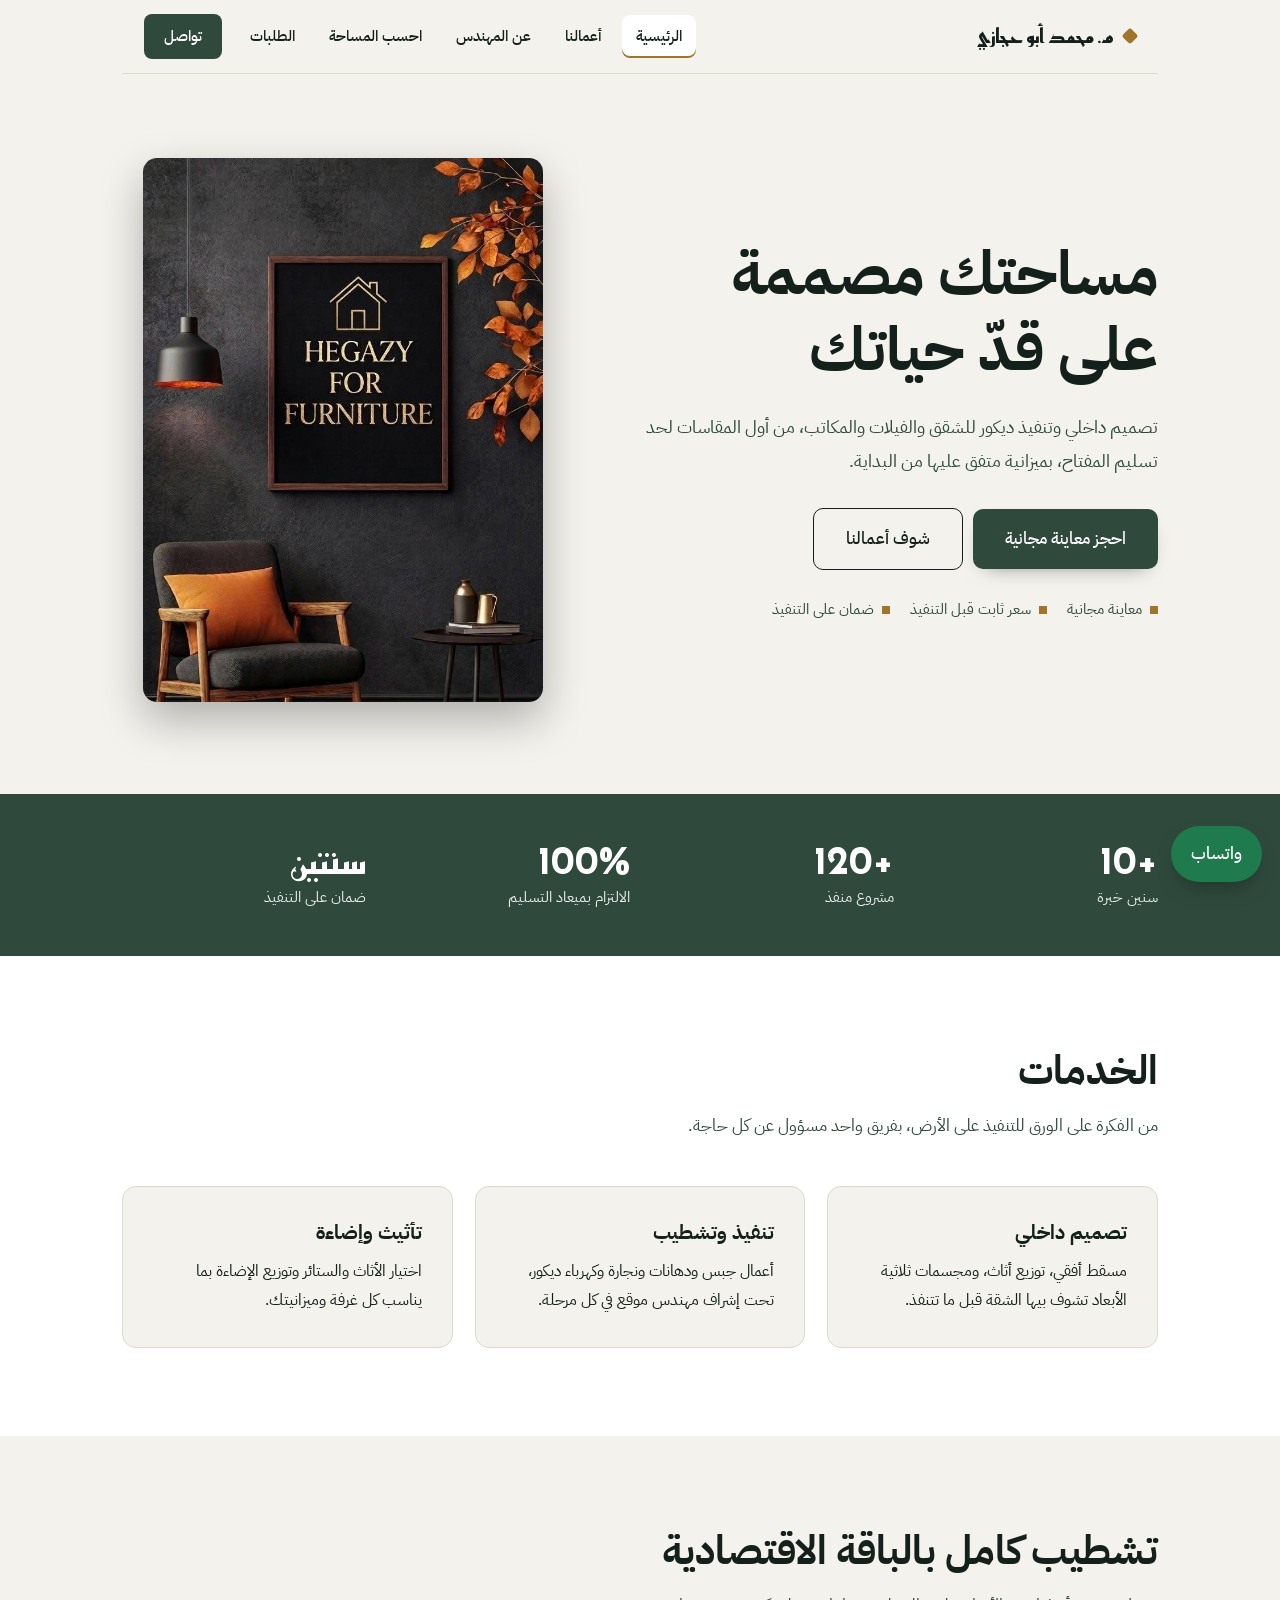
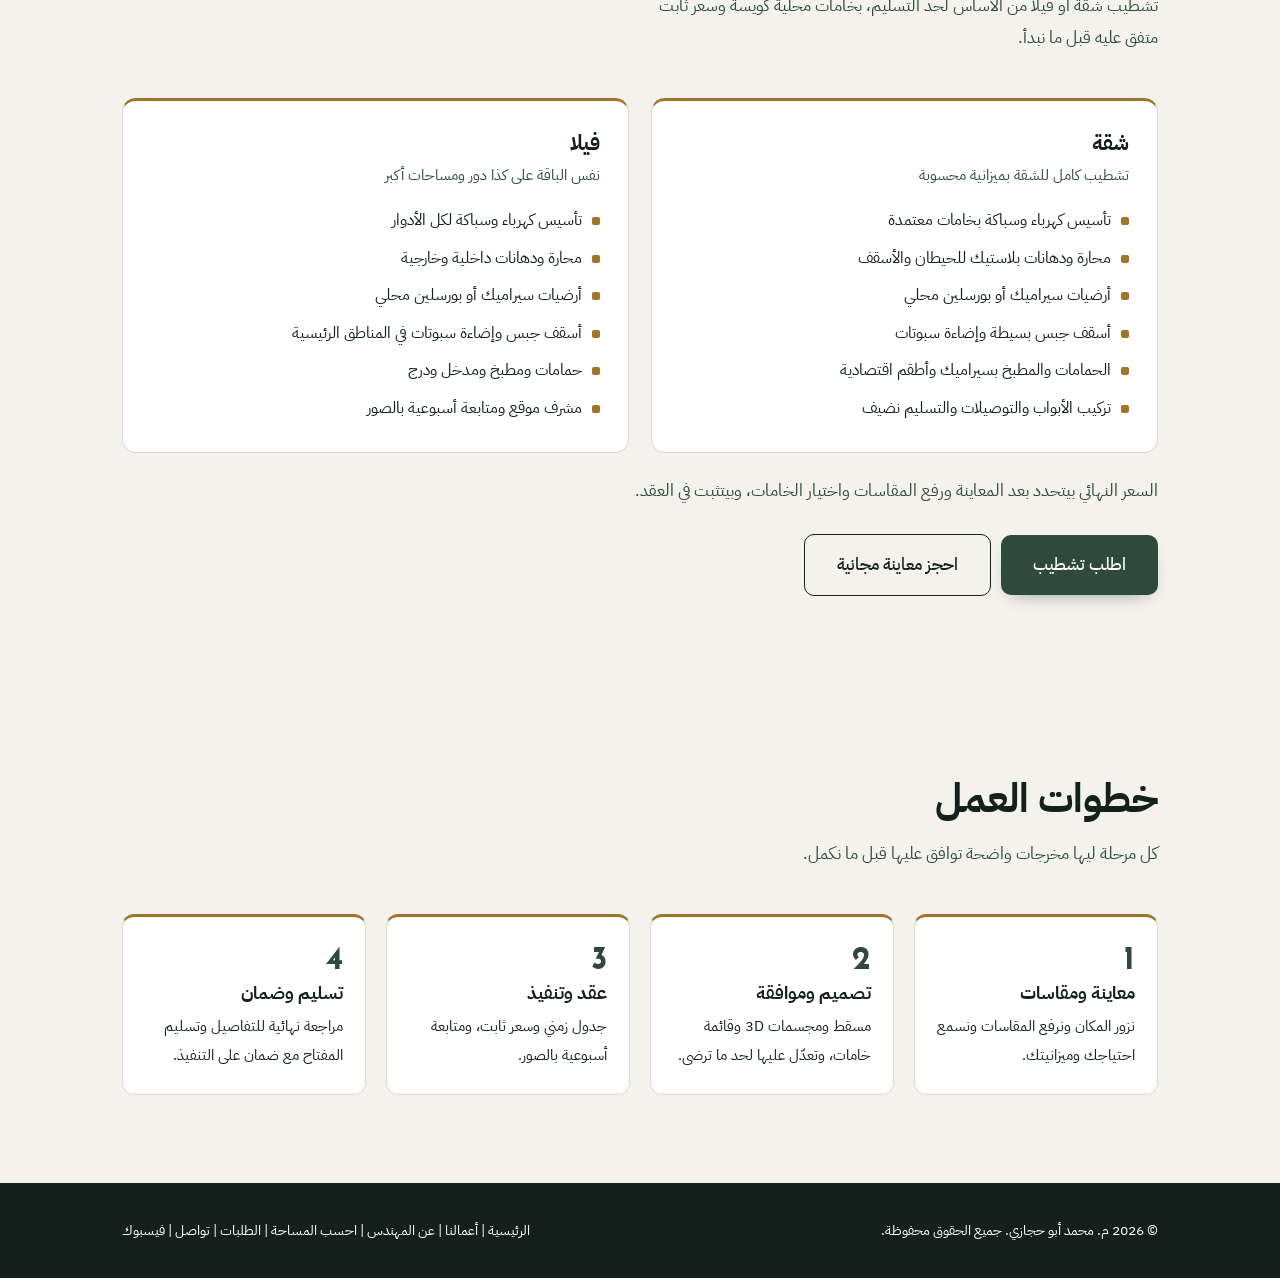
<file: index.html>
<!doctype html>
<html lang="ar" dir="rtl"><head>
<meta charset="utf-8">
<meta name="viewport" content="width=device-width, initial-scale=1, viewport-fit=cover">
<title>م. محمد أبو حجازي | تصميم داخلي وتنفيذ ديكور وتشطيبات في القاهرة</title>
<meta name="description" content="م. محمد أبو حجازي: تصميم داخلي وتنفيذ ديكور وتشطيبات للشقق والفيلات والمكاتب في القاهرة والجيزة، بسعر ثابت وضمان على التنفيذ. احجز معاينة مجانية.">
<link rel="canonical" href="https://nadernadet33-prog.github.io/abohegazy/">
<meta property="og:type" content="website"><meta property="og:locale" content="ar_EG"><meta property="og:site_name" content="م. محمد أبو حجازي">
<meta property="og:title" content="م. محمد أبو حجازي | تصميم داخلي وتنفيذ ديكور وتشطيبات في القاهرة"><meta property="og:description" content="م. محمد أبو حجازي: تصميم داخلي وتنفيذ ديكور وتشطيبات للشقق والفيلات والمكاتب في القاهرة والجيزة، بسعر ثابت وضمان على التنفيذ. احجز معاينة مجانية."><meta property="og:url" content="https://nadernadet33-prog.github.io/abohegazy/"><meta property="og:image" content="https://nadernadet33-prog.github.io/abohegazy/hero.jpg">
<link rel="icon" href="data:image/svg+xml,%3Csvg xmlns='http://www.w3.org/2000/svg' viewBox='0 0 100 100'%3E%3Crect width='100' height='100' rx='18' fill='%232f4a3c'/%3E%3Cpath d='M20 70V40l30-20 30 20v30' fill='none' stroke='%23a0742a' stroke-width='8'/%3E%3C/svg%3E">
<link rel="stylesheet" href="https://fonts.googleapis.com/css2?family=Reem+Kufi:wght@500;700&amp;family=IBM+Plex+Sans+Arabic:wght@400;500;600;700&amp;display=swap">
<link rel="stylesheet" href="style.css">
<script type="application/ld+json">{"@context": "https://schema.org", "@type": "HomeAndConstructionBusiness", "name": "م. محمد أبو حجازي", "description": "تصميم داخلي وتنفيذ ديكور وتشطيبات", "url": "https://nadernadet33-prog.github.io/abohegazy/", "image": "https://nadernadet33-prog.github.io/abohegazy/hero.jpg", "telephone": "+201100474985", "address": {"@type": "PostalAddress", "streetAddress": "مدينة النور، الزاوية الحمراء، حدائق القبة، شبرا مصر", "addressLocality": "القاهرة", "addressCountry": "EG"}, "openingHours": "Sa-Th 10:00-18:00", "areaServed": ["القاهرة", "الجيزة"], "sameAs": ["https://www.facebook.com/share/1TTazVWoUD/?mibextid=wwXIfr"]}</script>
</head>
<body>
<div class="wrap"><header class="top"><a class="logo" href="index.html">م. محمد أبو حجازي</a><nav aria-label="التنقل"><a href="index.html" aria-current="page">الرئيسية</a><a href="projects.html">أعمالنا</a><a href="about.html">عن المهندس</a><a href="calc.html">احسب المساحة</a><a href="orders.html" id="navOrd">الطلبات</a><a href="contact.html">تواصل</a></nav></header></div>
<div class="wrap"><div class="hero">
    <div>
      <h1>مساحتك مصممة على قدّ حياتك</h1>
      <p>تصميم داخلي وتنفيذ ديكور للشقق والفيلات والمكاتب، من أول المقاسات لحد تسليم المفتاح، بميزانية متفق عليها من البداية.</p>
      <a class="btn" href="contact.html">احجز معاينة مجانية</a><a class="btn ghost" href="projects.html">شوف أعمالنا</a>
      <ul class="trust"><li>معاينة مجانية</li><li>سعر ثابت قبل التنفيذ</li><li>ضمان على التنفيذ</li></ul>
    </div>
    <img class="heroimg" src="hero.jpg" alt="Hegazy for Furniture" width="703" height="956">
  </div></div>
<div class="stats"><div class="wrap"><dl>
  <div><dt>سنين خبرة</dt><dd>+10</dd></div>
  <div><dt>مشروع منفذ</dt><dd>+120</dd></div>
  <div><dt>الالتزام بميعاد التسليم</dt><dd>100%</dd></div>
  <div><dt>ضمان على التنفيذ</dt><dd>سنتين</dd></div>
</dl></div></div>
<!-- الأرقام أعلاه نموذج: عدّلها بأرقامك الحقيقية -->
<section id="services"><div class="wrap">
  <h2>الخدمات</h2>
  <p class="lead">من الفكرة على الورق للتنفيذ على الأرض، بفريق واحد مسؤول عن كل حاجة.</p>
  <div class="services">
    <div><h3>تصميم داخلي</h3><p>مسقط أفقي، توزيع أثاث، ومجسمات ثلاثية الأبعاد تشوف بيها الشقة قبل ما تتنفذ.</p></div>
    <div><h3>تنفيذ وتشطيب</h3><p>أعمال جبس ودهانات ونجارة وكهرباء ديكور، تحت إشراف مهندس موقع في كل مرحلة.</p></div>
    <div><h3>تأثيث وإضاءة</h3><p>اختيار الأثاث والستائر وتوزيع الإضاءة بما يناسب كل غرفة وميزانيتك.</p></div>
  </div>
</div></section>
<section id="packages"><div class="wrap">
  <h2>تشطيب كامل بالباقة الاقتصادية</h2>
  <p class="lead">تشطيب شقة أو فيلا من الأساس لحد التسليم، بخامات محلية كويسة وسعر ثابت متفق عليه قبل ما نبدأ.</p>
  <!-- عدّل بنود الباقة حسب شغلك الفعلي -->
  <div class="pkg">
    <div>
      <h3>شقة</h3>
      <p class="sub">تشطيب كامل للشقة بميزانية محسوبة</p>
      <ul>
        <li>تأسيس كهرباء وسباكة بخامات معتمدة</li>
        <li>محارة ودهانات بلاستيك للحيطان والأسقف</li>
        <li>أرضيات سيراميك أو بورسلين محلي</li>
        <li>أسقف جبس بسيطة وإضاءة سبوتات</li>
        <li>الحمامات والمطبخ بسيراميك وأطقم اقتصادية</li>
        <li>تركيب الأبواب والتوصيلات والتسليم نضيف</li>
      </ul>
    </div>
    <div>
      <h3>فيلا</h3>
      <p class="sub">نفس الباقة على كذا دور ومساحات أكبر</p>
      <ul>
        <li>تأسيس كهرباء وسباكة لكل الأدوار</li>
        <li>محارة ودهانات داخلية وخارجية</li>
        <li>أرضيات سيراميك أو بورسلين محلي</li>
        <li>أسقف جبس وإضاءة سبوتات في المناطق الرئيسية</li>
        <li>حمامات ومطبخ ومدخل ودرج</li>
        <li>مشرف موقع ومتابعة أسبوعية بالصور</li>
      </ul>
    </div>
  </div>
  <p class="pkg-note">السعر النهائي بيتحدد بعد المعاينة ورفع المقاسات واختيار الخامات، وبيتثبت في العقد.</p>
  <a class="btn" href="orders.html#reqs" id="pkgCalc">اطلب تشطيب</a><a class="btn ghost" href="contact.html">احجز معاينة مجانية</a>
</div></section>
<section id="process"><div class="wrap">
  <h2>خطوات العمل</h2>
  <p class="lead">كل مرحلة ليها مخرجات واضحة توافق عليها قبل ما نكمل.</p>
  <ol class="steps">
    <li><h3>معاينة ومقاسات</h3><p>نزور المكان ونرفع المقاسات ونسمع احتياجك وميزانيتك.</p></li>
    <li><h3>تصميم وموافقة</h3><p>مسقط ومجسمات 3D وقائمة خامات، وتعدّل عليها لحد ما ترضى.</p></li>
    <li><h3>عقد وتنفيذ</h3><p>جدول زمني وسعر ثابت، ومتابعة أسبوعية بالصور.</p></li>
    <li><h3>تسليم وضمان</h3><p>مراجعة نهائية للتفاصيل وتسليم المفتاح مع ضمان على التنفيذ.</p></li>
  </ol>
</div></section>
<footer><div class="wrap foot"><span>© 2026 م. محمد أبو حجازي. جميع الحقوق محفوظة.</span><span><a href="index.html">الرئيسية</a> | <a href="projects.html">أعمالنا</a> | <a href="about.html">عن المهندس</a> | <a href="calc.html">احسب المساحة</a> | <a href="orders.html">الطلبات</a> | <a href="contact.html">تواصل</a> | <a href="https://www.facebook.com/share/1TTazVWoUD/?mibextid=wwXIfr" target="_blank" rel="noopener">فيسبوك</a></span></div></footer>
<a class="wa" href="https://wa.me/201100474985" target="_blank" rel="noopener" aria-label="تواصل معنا على واتساب">واتساب</a>


</body></html>
</file>
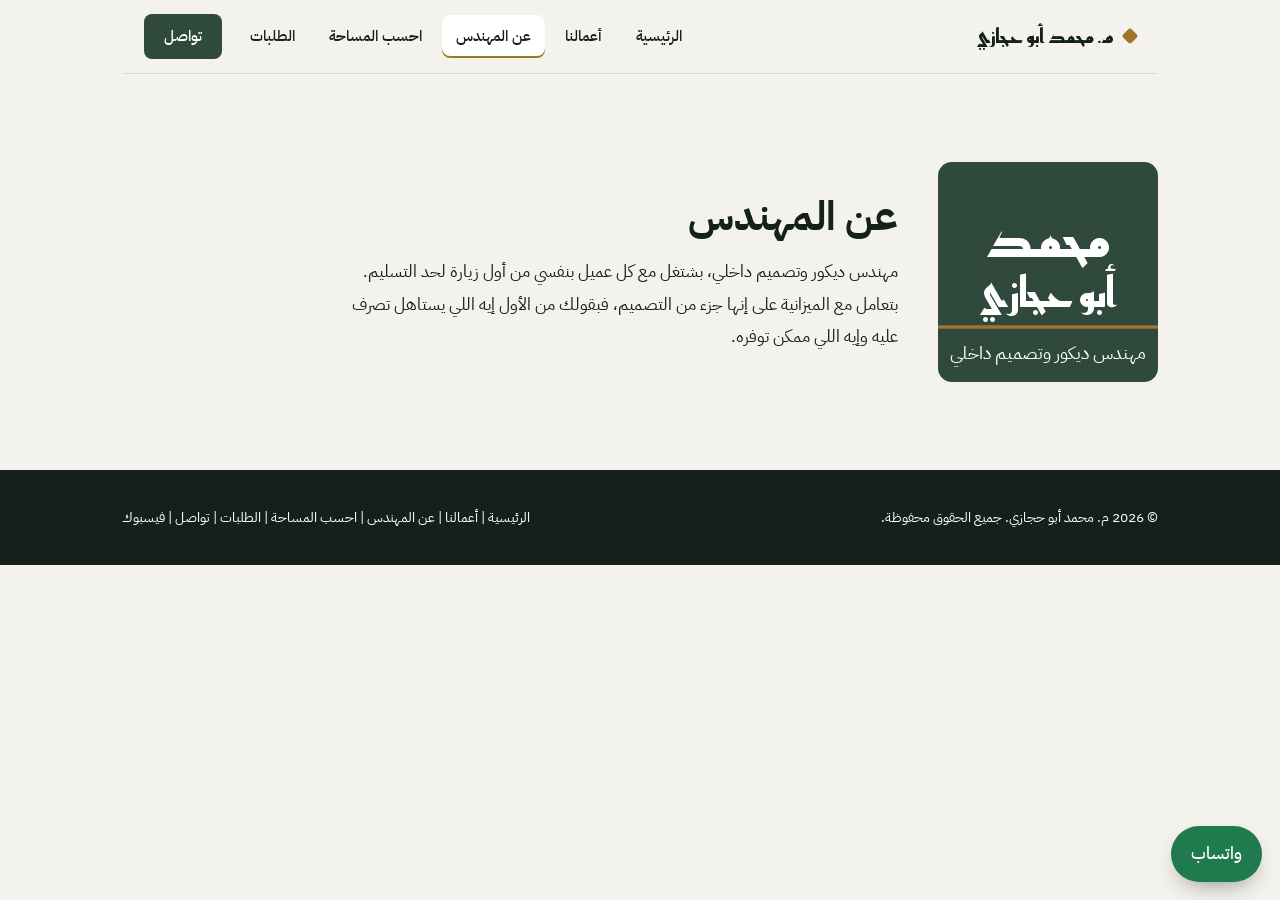
<file: about.html>
<!doctype html>
<html lang="ar" dir="rtl"><head>
<meta charset="utf-8">
<meta name="viewport" content="width=device-width, initial-scale=1, viewport-fit=cover">
<title>عن المهندس محمد أبو حجازي | مهندس ديكور وتصميم داخلي</title>
<meta name="description" content="تعرف على م. محمد أبو حجازي، مهندس ديكور وتصميم داخلي في القاهرة، بيشتغل مع كل عميل بنفسه من أول زيارة لحد التسليم.">
<link rel="canonical" href="https://nadernadet33-prog.github.io/abohegazy/about.html">
<meta property="og:type" content="website"><meta property="og:locale" content="ar_EG"><meta property="og:site_name" content="م. محمد أبو حجازي">
<meta property="og:title" content="عن المهندس محمد أبو حجازي | مهندس ديكور وتصميم داخلي"><meta property="og:description" content="تعرف على م. محمد أبو حجازي، مهندس ديكور وتصميم داخلي في القاهرة، بيشتغل مع كل عميل بنفسه من أول زيارة لحد التسليم."><meta property="og:url" content="https://nadernadet33-prog.github.io/abohegazy/about.html"><meta property="og:image" content="https://nadernadet33-prog.github.io/abohegazy/hero.jpg">
<link rel="icon" href="data:image/svg+xml,%3Csvg xmlns='http://www.w3.org/2000/svg' viewBox='0 0 100 100'%3E%3Crect width='100' height='100' rx='18' fill='%232f4a3c'/%3E%3Cpath d='M20 70V40l30-20 30 20v30' fill='none' stroke='%23a0742a' stroke-width='8'/%3E%3C/svg%3E">
<link rel="stylesheet" href="https://fonts.googleapis.com/css2?family=Reem+Kufi:wght@500;700&amp;family=IBM+Plex+Sans+Arabic:wght@400;500;600;700&amp;display=swap">
<link rel="stylesheet" href="style.css">
</head>
<body>
<div class="wrap"><header class="top"><a class="logo" href="index.html">م. محمد أبو حجازي</a><nav aria-label="التنقل"><a href="index.html">الرئيسية</a><a href="projects.html">أعمالنا</a><a href="about.html" aria-current="page">عن المهندس</a><a href="calc.html">احسب المساحة</a><a href="orders.html" id="navOrd">الطلبات</a><a href="contact.html">تواصل</a></nav></header></div>
<section id="about"><div class="wrap about">
  <svg class="mono" viewBox="0 0 200 200" role="img" aria-label="صورة المهندس (مكان صورتك)"><rect width="200" height="200" fill="var(--moss)"></rect><path d="M0 150 H200" stroke="var(--brass)" stroke-width="3"></path><text x="100" y="86" text-anchor="middle" font-family="Reem Kufi,sans-serif" font-size="50" font-weight="700" fill="var(--on-moss)">محمد</text><text x="100" y="132" text-anchor="middle" font-family="Reem Kufi,sans-serif" font-size="38" font-weight="700" fill="var(--on-moss)">أبو حجازي</text><text x="100" y="179" text-anchor="middle" font-family="IBM Plex Sans Arabic,sans-serif" font-size="16" fill="var(--on-moss)">مهندس ديكور وتصميم داخلي</text></svg>
  <div>
    <h1>عن المهندس</h1>
    <p>مهندس ديكور وتصميم داخلي، بشتغل مع كل عميل بنفسي من أول زيارة لحد التسليم. بتعامل مع الميزانية على إنها جزء من التصميم، فبقولك من الأول إيه اللي يستاهل تصرف عليه وإيه اللي ممكن توفره.</p>
  </div>
</div></section>
<footer><div class="wrap foot"><span>© 2026 م. محمد أبو حجازي. جميع الحقوق محفوظة.</span><span><a href="index.html">الرئيسية</a> | <a href="projects.html">أعمالنا</a> | <a href="#about">عن المهندس</a> | <a href="calc.html">احسب المساحة</a> | <a href="orders.html">الطلبات</a> | <a href="contact.html">تواصل</a> | <a href="https://www.facebook.com/share/1TTazVWoUD/?mibextid=wwXIfr" target="_blank" rel="noopener">فيسبوك</a></span></div></footer>
<a class="wa" href="https://wa.me/201100474985" target="_blank" rel="noopener" aria-label="تواصل معنا على واتساب">واتساب</a>


</body></html>
</file>
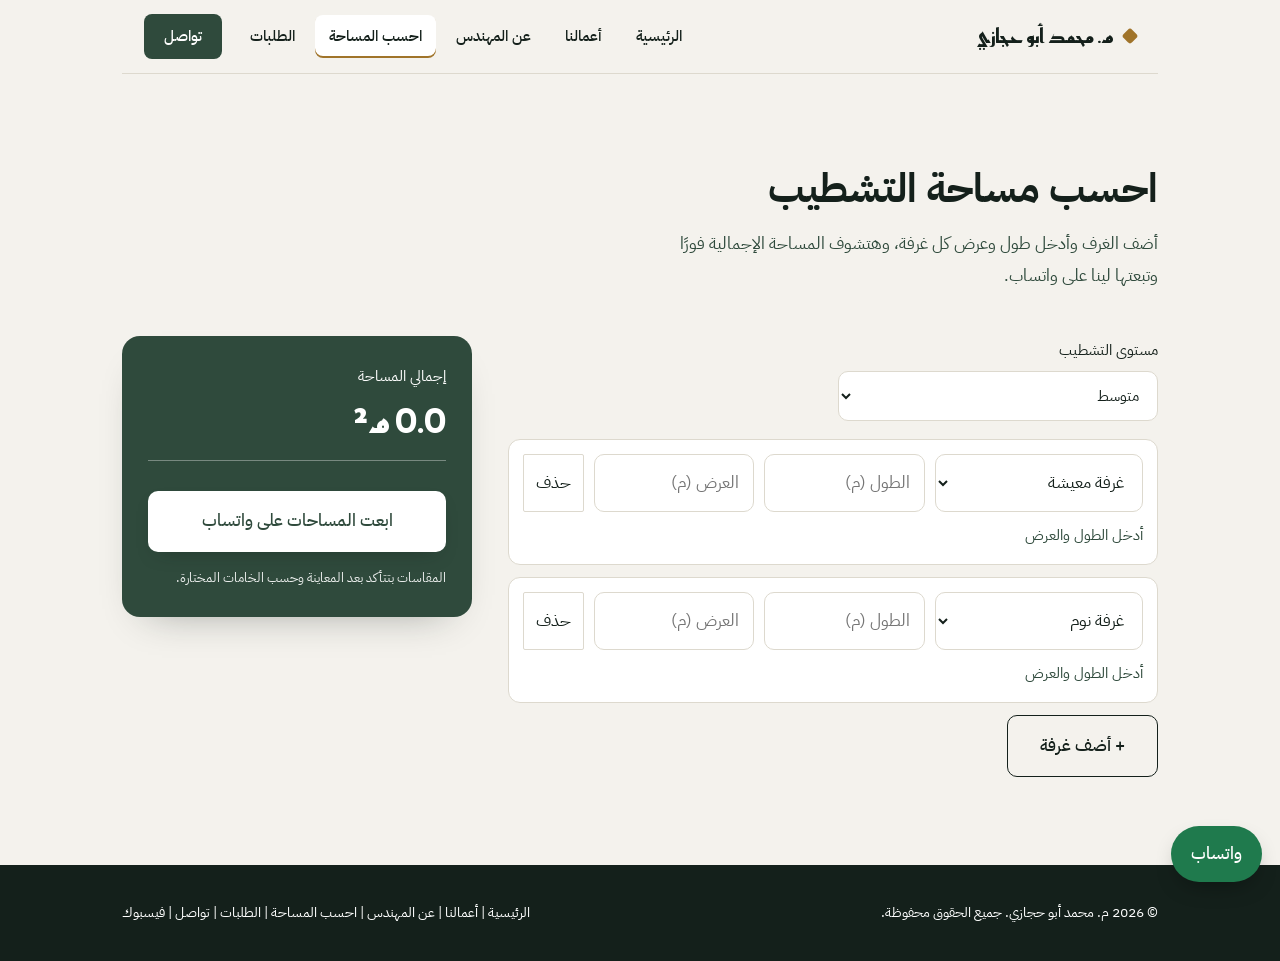
<file: calc.html>
<!doctype html>
<html lang="ar" dir="rtl"><head>
<meta charset="utf-8">
<meta name="viewport" content="width=device-width, initial-scale=1, viewport-fit=cover">
<title>احسب مساحة التشطيب | م. محمد أبو حجازي</title>
<meta name="description" content="احسب مساحة شقتك أو فيلتك غرفة غرفة، وابعت المساحات لـ م. محمد أبو حجازي على واتساب لحجز معاينة مجانية.">
<link rel="canonical" href="https://nadernadet33-prog.github.io/abohegazy/calc.html">
<meta property="og:type" content="website"><meta property="og:locale" content="ar_EG"><meta property="og:site_name" content="م. محمد أبو حجازي">
<meta property="og:title" content="احسب مساحة التشطيب | م. محمد أبو حجازي"><meta property="og:description" content="احسب مساحة شقتك أو فيلتك غرفة غرفة، وابعت المساحات لـ م. محمد أبو حجازي على واتساب لحجز معاينة مجانية."><meta property="og:url" content="https://nadernadet33-prog.github.io/abohegazy/calc.html"><meta property="og:image" content="https://nadernadet33-prog.github.io/abohegazy/hero.jpg">
<link rel="icon" href="data:image/svg+xml,%3Csvg xmlns='http://www.w3.org/2000/svg' viewBox='0 0 100 100'%3E%3Crect width='100' height='100' rx='18' fill='%232f4a3c'/%3E%3Cpath d='M20 70V40l30-20 30 20v30' fill='none' stroke='%23a0742a' stroke-width='8'/%3E%3C/svg%3E">
<link rel="stylesheet" href="https://fonts.googleapis.com/css2?family=Reem+Kufi:wght@500;700&amp;family=IBM+Plex+Sans+Arabic:wght@400;500;600;700&amp;display=swap">
<link rel="stylesheet" href="style.css">
</head>
<body>
<div class="wrap"><header class="top"><a class="logo" href="index.html">م. محمد أبو حجازي</a><nav aria-label="التنقل"><a href="index.html">الرئيسية</a><a href="projects.html">أعمالنا</a><a href="about.html">عن المهندس</a><a href="calc.html" aria-current="page">احسب المساحة</a><a href="orders.html" id="navOrd">الطلبات</a><a href="contact.html">تواصل</a></nav></header></div>
<section id="calc"><div class="wrap">
  <h1>احسب مساحة التشطيب</h1>
  <p class="lead">أضف الغرف وأدخل طول وعرض كل غرفة، وهتشوف المساحة الإجمالية فورًا وتبعتها لينا على واتساب.</p>
  <div class="calc">
    <div>
      <label>مستوى التشطيب
        <select id="lvl"><option value="eco">اقتصادي</option><option value="mid" selected="">متوسط</option><option value="lux">فاخر</option></select>
      </label>
      <div id="rooms"></div>
      <button type="button" class="btn ghost" id="addRoom" style="margin:0">+ أضف غرفة</button>
    </div>
    <aside class="result" aria-live="polite">
      <p>إجمالي المساحة</p>
      <strong id="total">0 م²</strong>
      <ul id="breakdown"></ul>
      <button type="button" class="btn" id="sendEst">ابعت المساحات على واتساب</button>
      <small>المقاسات بتتأكد بعد المعاينة وحسب الخامات المختارة.</small>
    </aside>
  </div>
</div></section>
<footer><div class="wrap foot"><span>© 2026 م. محمد أبو حجازي. جميع الحقوق محفوظة.</span><span><a href="index.html">الرئيسية</a> | <a href="projects.html">أعمالنا</a> | <a href="about.html">عن المهندس</a> | <a href="#calc">احسب المساحة</a> | <a href="orders.html">الطلبات</a> | <a href="contact.html">تواصل</a> | <a href="https://www.facebook.com/share/1TTazVWoUD/?mibextid=wwXIfr" target="_blank" rel="noopener">فيسبوك</a></span></div></footer>
<a class="wa" href="https://wa.me/201100474985" target="_blank" rel="noopener" aria-label="تواصل معنا على واتساب">واتساب</a>

<script src="core.js" defer></script><script src="calc.js" defer></script>
</body></html>
</file>
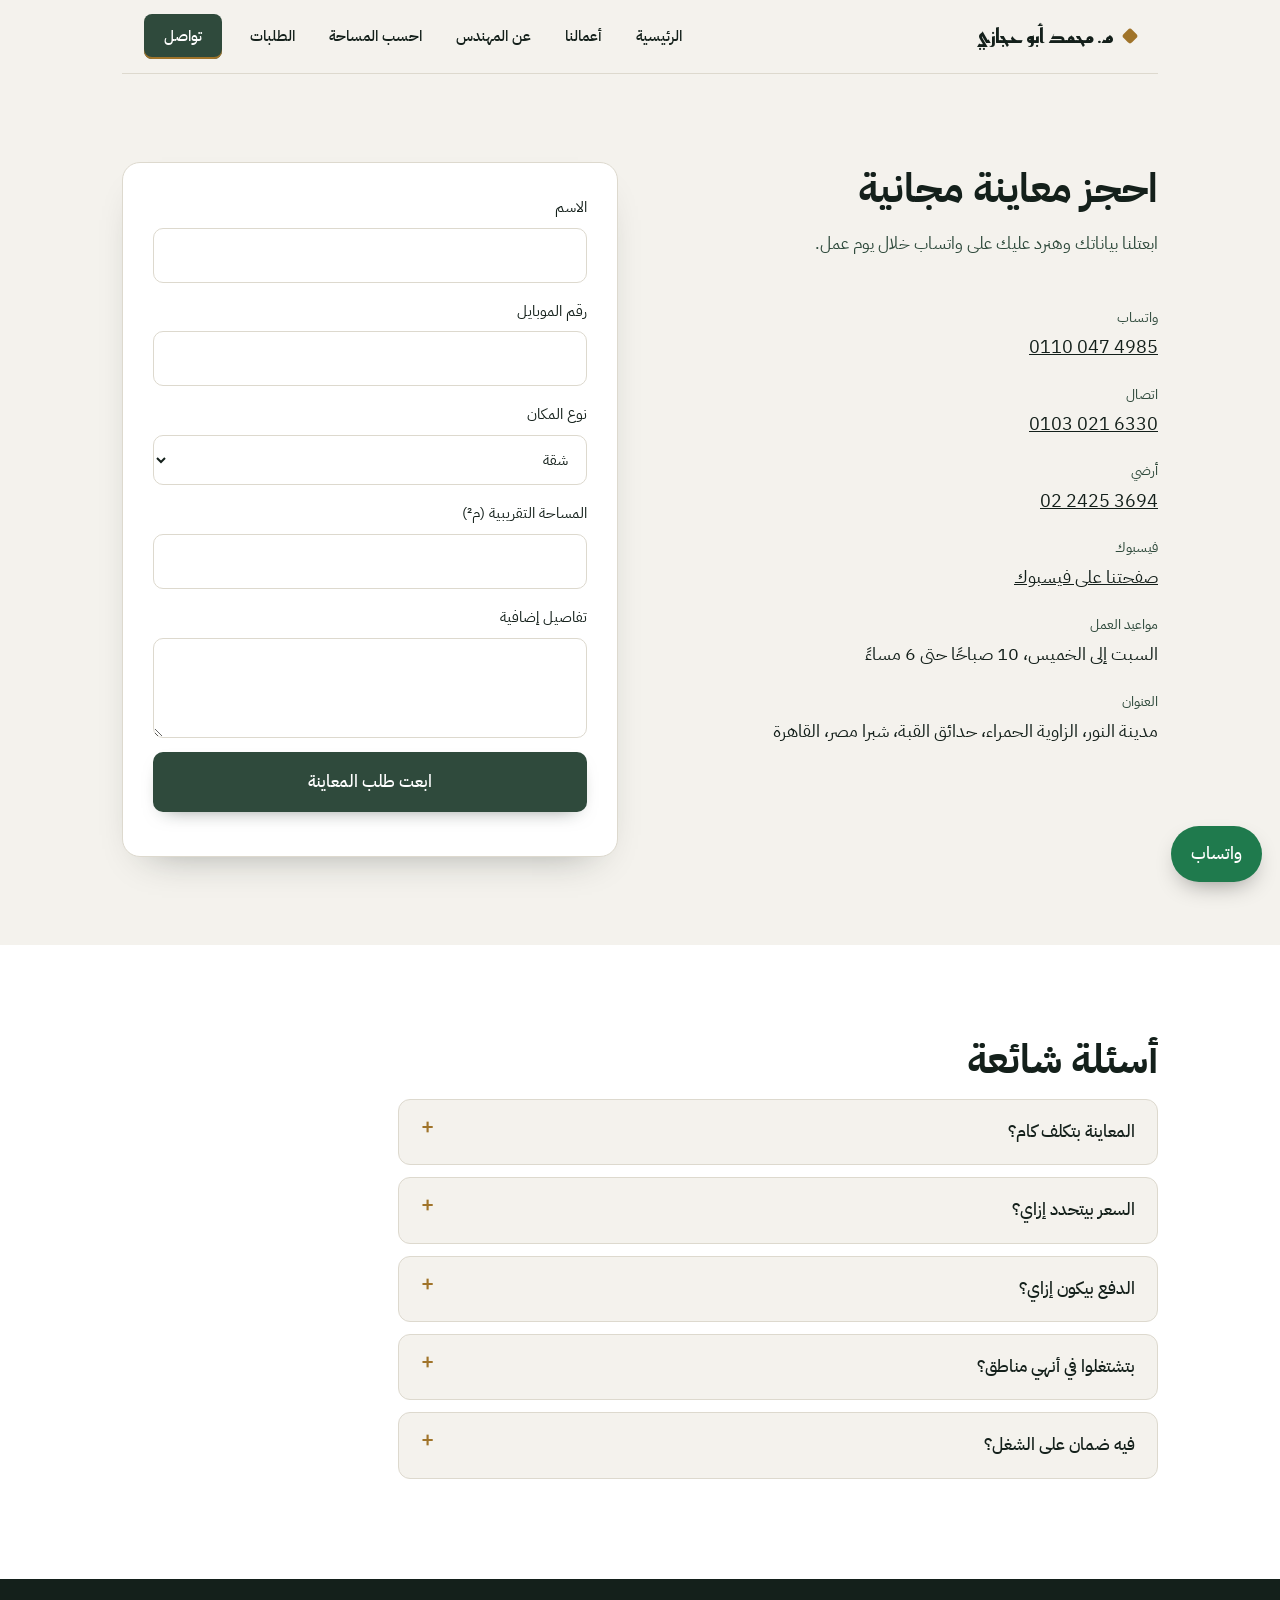
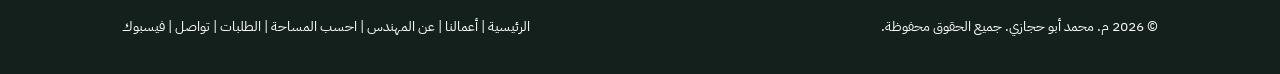
<file: contact.html>
<!doctype html>
<html lang="ar" dir="rtl"><head>
<meta charset="utf-8">
<meta name="viewport" content="width=device-width, initial-scale=1, viewport-fit=cover">
<title>احجز معاينة مجانية وتواصل معنا | م. محمد أبو حجازي، حدائق القبة، القاهرة</title>
<meta name="description" content="احجز معاينة مجانية مع م. محمد أبو حجازي. مدينة النور، الزاوية الحمراء، حدائق القبة، شبرا مصر، القاهرة. واتساب وتليفون ومواعيد العمل.">
<link rel="canonical" href="https://nadernadet33-prog.github.io/abohegazy/contact.html">
<meta property="og:type" content="website"><meta property="og:locale" content="ar_EG"><meta property="og:site_name" content="م. محمد أبو حجازي">
<meta property="og:title" content="احجز معاينة مجانية وتواصل معنا | م. محمد أبو حجازي، حدائق القبة، القاهرة"><meta property="og:description" content="احجز معاينة مجانية مع م. محمد أبو حجازي. مدينة النور، الزاوية الحمراء، حدائق القبة، شبرا مصر، القاهرة. واتساب وتليفون ومواعيد العمل."><meta property="og:url" content="https://nadernadet33-prog.github.io/abohegazy/contact.html"><meta property="og:image" content="https://nadernadet33-prog.github.io/abohegazy/hero.jpg">
<link rel="icon" href="data:image/svg+xml,%3Csvg xmlns='http://www.w3.org/2000/svg' viewBox='0 0 100 100'%3E%3Crect width='100' height='100' rx='18' fill='%232f4a3c'/%3E%3Cpath d='M20 70V40l30-20 30 20v30' fill='none' stroke='%23a0742a' stroke-width='8'/%3E%3C/svg%3E">
<link rel="stylesheet" href="https://fonts.googleapis.com/css2?family=Reem+Kufi:wght@500;700&amp;family=IBM+Plex+Sans+Arabic:wght@400;500;600;700&amp;display=swap">
<link rel="stylesheet" href="style.css">
<script type="application/ld+json">{"@context": "https://schema.org", "@type": "HomeAndConstructionBusiness", "name": "م. محمد أبو حجازي", "description": "تصميم داخلي وتنفيذ ديكور وتشطيبات", "url": "https://nadernadet33-prog.github.io/abohegazy/", "image": "https://nadernadet33-prog.github.io/abohegazy/hero.jpg", "telephone": "+201100474985", "address": {"@type": "PostalAddress", "streetAddress": "مدينة النور، الزاوية الحمراء، حدائق القبة، شبرا مصر", "addressLocality": "القاهرة", "addressCountry": "EG"}, "openingHours": "Sa-Th 10:00-18:00", "areaServed": ["القاهرة", "الجيزة"], "sameAs": ["https://www.facebook.com/share/1TTazVWoUD/?mibextid=wwXIfr"]}</script>
</head>
<body>
<div class="wrap"><header class="top"><a class="logo" href="index.html">م. محمد أبو حجازي</a><nav aria-label="التنقل"><a href="index.html">الرئيسية</a><a href="projects.html">أعمالنا</a><a href="about.html">عن المهندس</a><a href="calc.html">احسب المساحة</a><a href="orders.html" id="navOrd">الطلبات</a><a href="contact.html" aria-current="page">تواصل</a></nav></header></div>
<section id="contact"><div class="wrap contact">
  <div>
    <h1>احجز معاينة مجانية</h1>
    <p class="lead">ابعتلنا بياناتك وهنرد عليك على واتساب خلال يوم عمل.</p>
    <dl>
      <dt>واتساب</dt><dd dir="ltr" style="text-align:right"><a href="https://wa.me/201100474985" target="_blank" rel="noopener" style="color:inherit">0110 047 4985</a></dd>
      <dt>اتصال</dt><dd dir="ltr" style="text-align:right"><a href="tel:+201030216330" style="color:inherit">0103 021 6330</a></dd>
      <dt>أرضي</dt><dd dir="ltr" style="text-align:right"><a href="tel:+20224253694" style="color:inherit">02 2425 3694</a></dd>
      <dt>فيسبوك</dt><dd><a href="https://www.facebook.com/share/1TTazVWoUD/?mibextid=wwXIfr" target="_blank" rel="noopener" style="color:inherit">صفحتنا على فيسبوك</a></dd>
      <dt>مواعيد العمل</dt><dd id="cHours">السبت إلى الخميس، 10 صباحًا حتى 6 مساءً</dd>
      <dt>العنوان</dt><dd id="cAddr">مدينة النور، الزاوية الحمراء، حدائق القبة، شبرا مصر، القاهرة</dd>
    </dl>
  </div>
  <form id="f" name="booking">
    
    <input type="hidden" name="estimate" id="est">
    <p hidden=""><label>لا تملأ هذا الحقل<input name="bot-field"></label></p>
    <label>الاسم<input name="name" required="" autocomplete="name"></label>
    <label>رقم الموبايل<input name="phone" type="tel" required="" inputmode="tel" autocomplete="tel"></label>
    <label>نوع المكان
      <select name="type"><option>شقة</option><option>فيلا</option><option>مكتب أو محل</option><option>أخرى</option></select>
    </label>
    <label>المساحة التقريبية (م²)<input name="area" inputmode="numeric"></label>
    <label>تفاصيل إضافية<textarea name="message"></textarea></label>
    <button class="btn" type="submit">ابعت طلب المعاينة</button>
    <p id="fstatus" role="status"></p>
  </form>
</div></section>
<section id="faq"><div class="wrap">
  <h2>أسئلة شائعة</h2>
  <div class="faq">
    <details><summary>المعاينة بتكلف كام؟</summary><p>المعاينة ورفع المقاسات مجانية، وبنحدد معاك ميعاد يناسبك.</p></details>
    <details><summary>السعر بيتحدد إزاي؟</summary><p>بنحدد السعر بعد المعاينة ورفع المقاسات واختيار الخامات، وبعدها بيتثبت في العقد.</p></details>
    <details><summary>الدفع بيكون إزاي؟</summary><p>على دفعات مرتبطة بمراحل التنفيذ، وبنتفق عليها في العقد.</p></details>
    <details><summary>بتشتغلوا في أنهي مناطق؟</summary><p>القاهرة والجيزة، ولو مشروعك برة كده كلمنا نشوف.</p></details>
    <details><summary>فيه ضمان على الشغل؟</summary><p>أيوه، ضمان على التنفيذ وبنبقى موجودين لو ظهر أي عيب.</p></details>
  </div>
</div></section>
<footer><div class="wrap foot"><span>© 2026 م. محمد أبو حجازي. جميع الحقوق محفوظة.</span><span><a href="index.html">الرئيسية</a> | <a href="projects.html">أعمالنا</a> | <a href="about.html">عن المهندس</a> | <a href="calc.html">احسب المساحة</a> | <a href="orders.html">الطلبات</a> | <a href="#contact">تواصل</a> | <a href="https://www.facebook.com/share/1TTazVWoUD/?mibextid=wwXIfr" target="_blank" rel="noopener">فيسبوك</a></span></div></footer>
<a class="wa" href="https://wa.me/201100474985" target="_blank" rel="noopener" aria-label="تواصل معنا على واتساب">واتساب</a>

<script src="core.js" defer></script><script src="booking.js" defer></script>
</body></html>
</file>
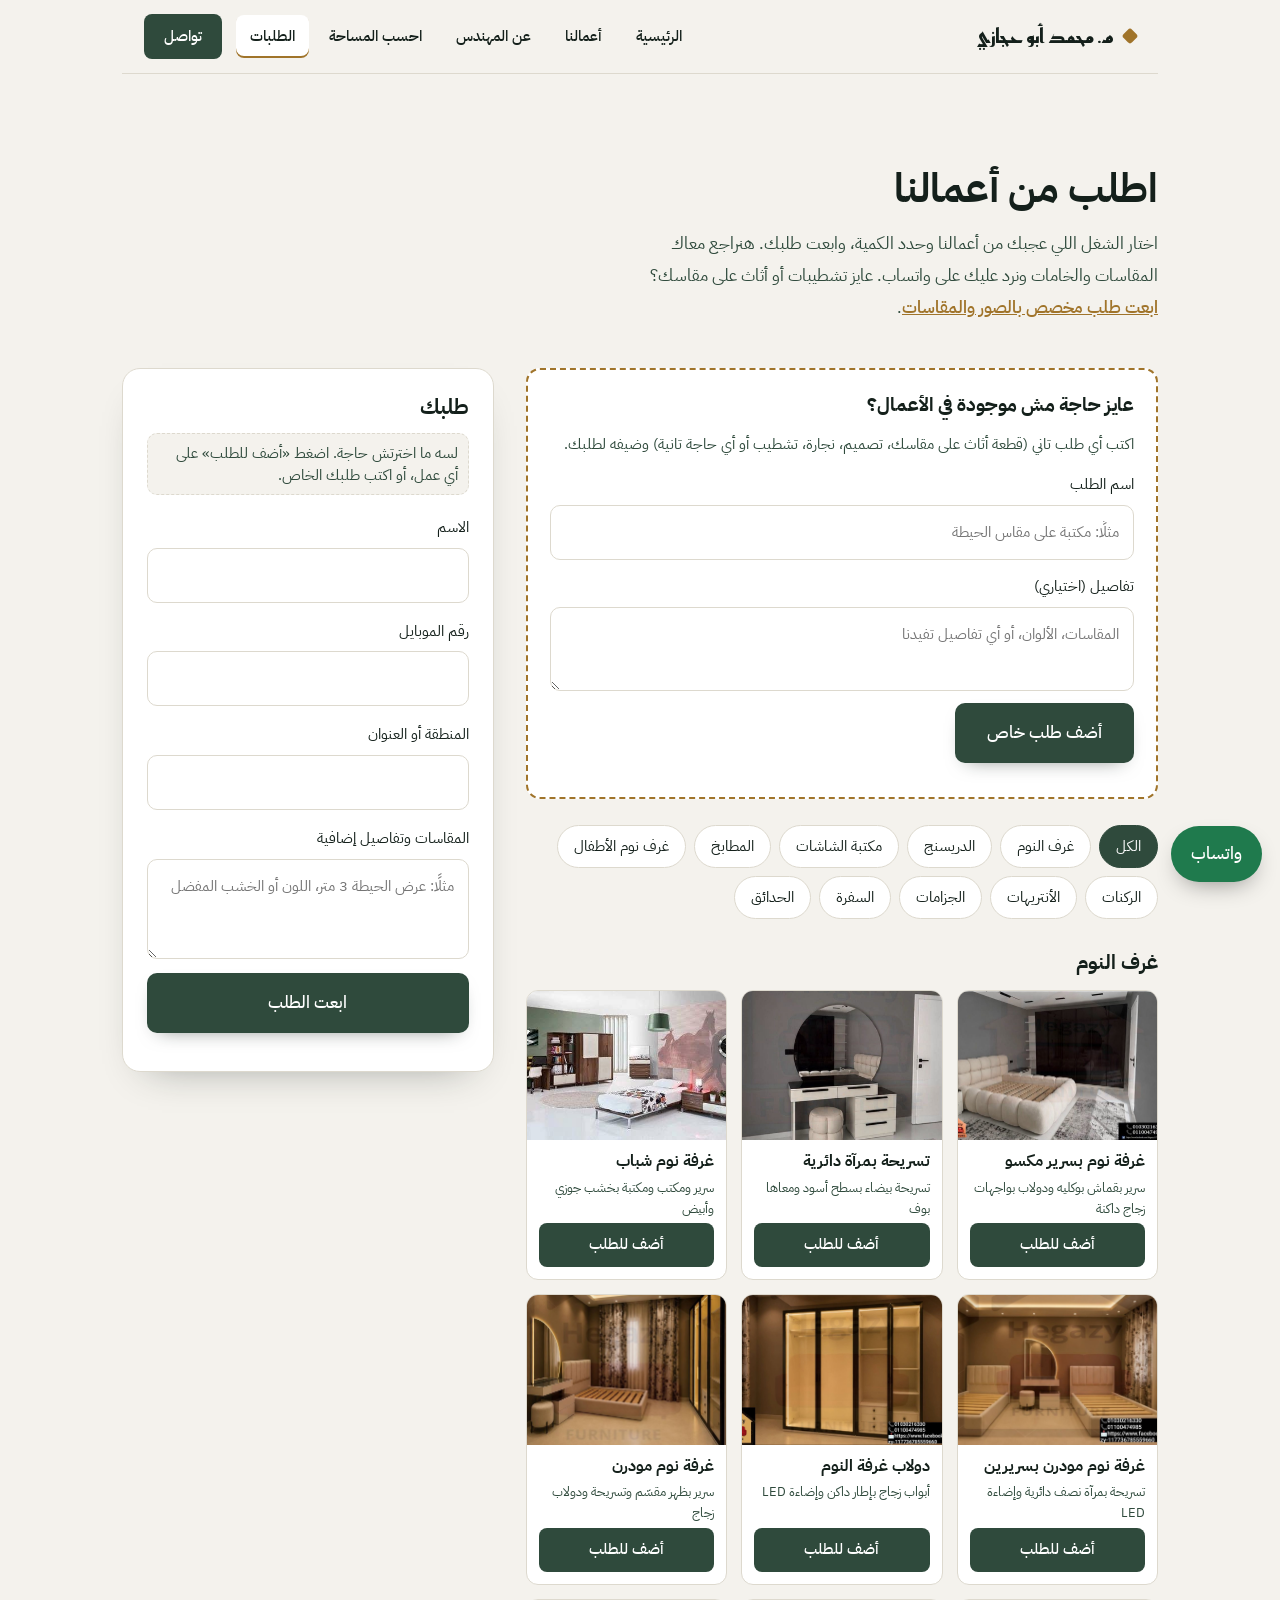
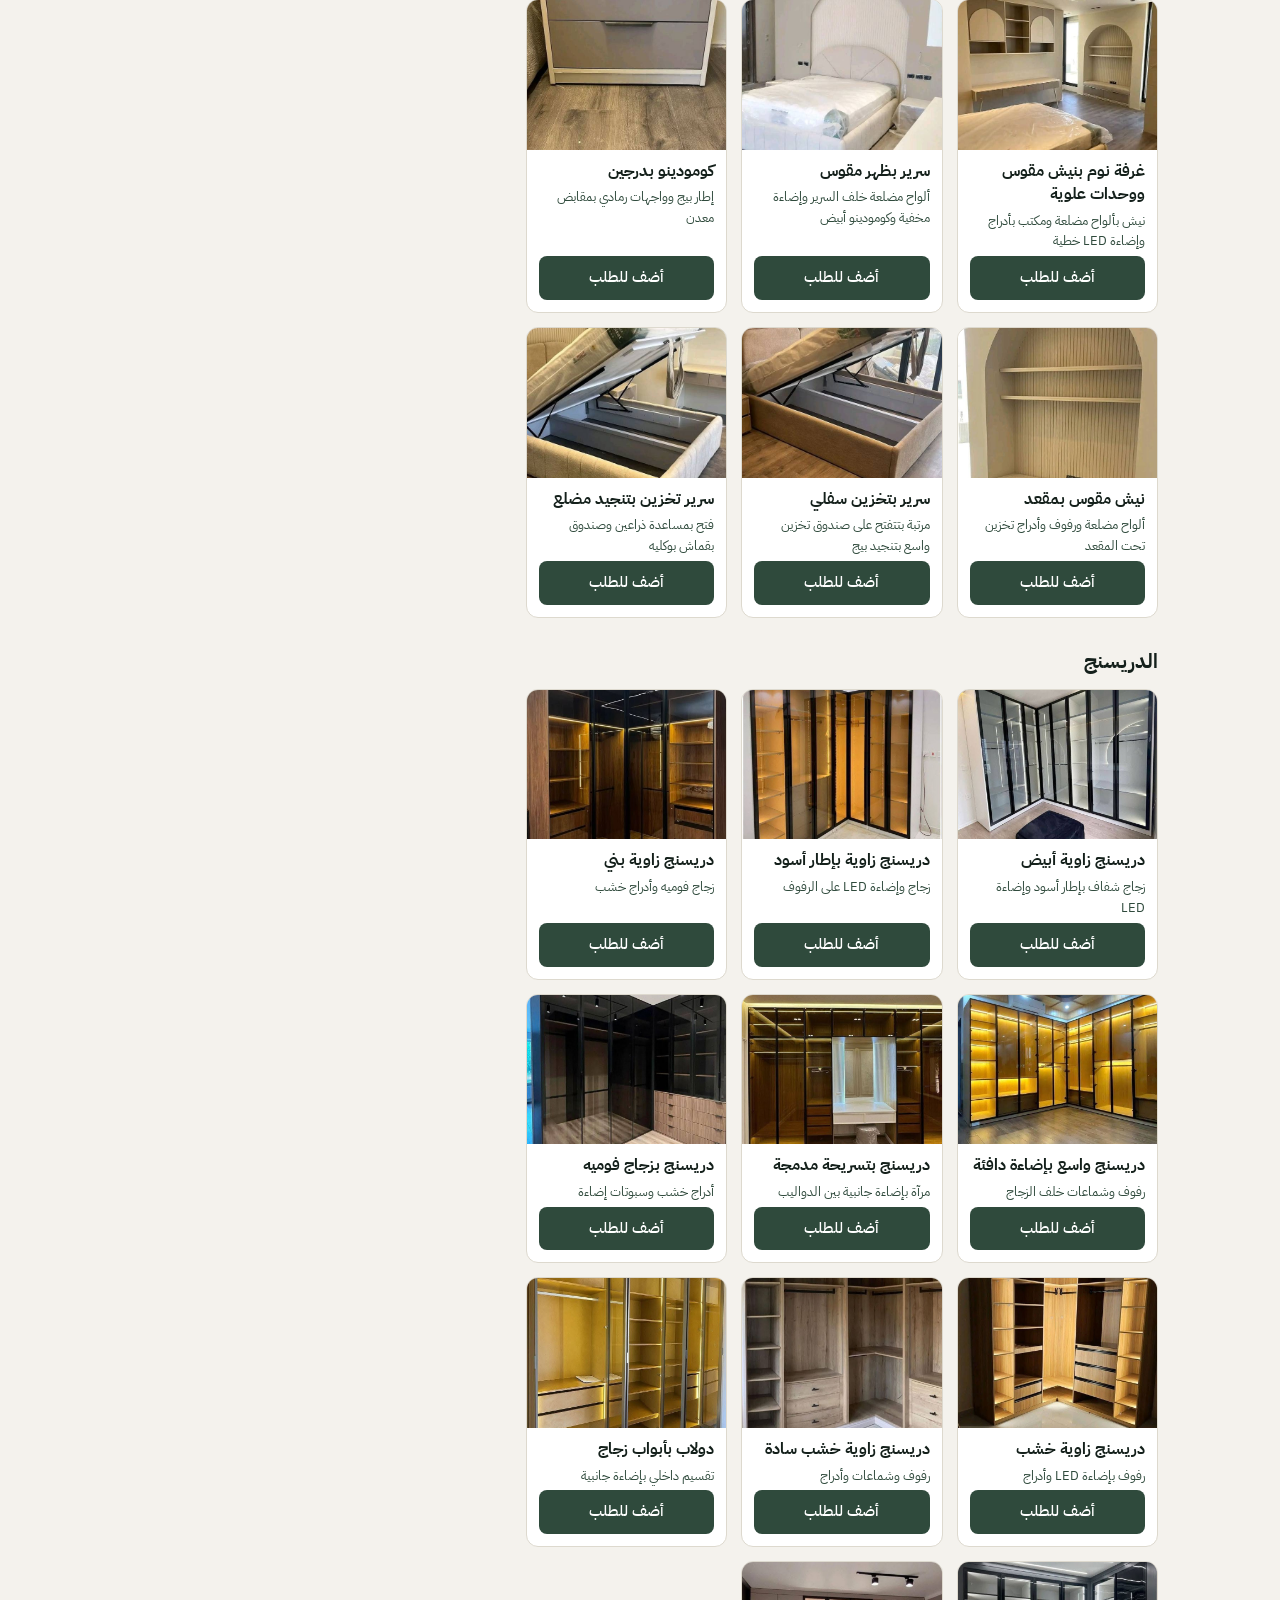
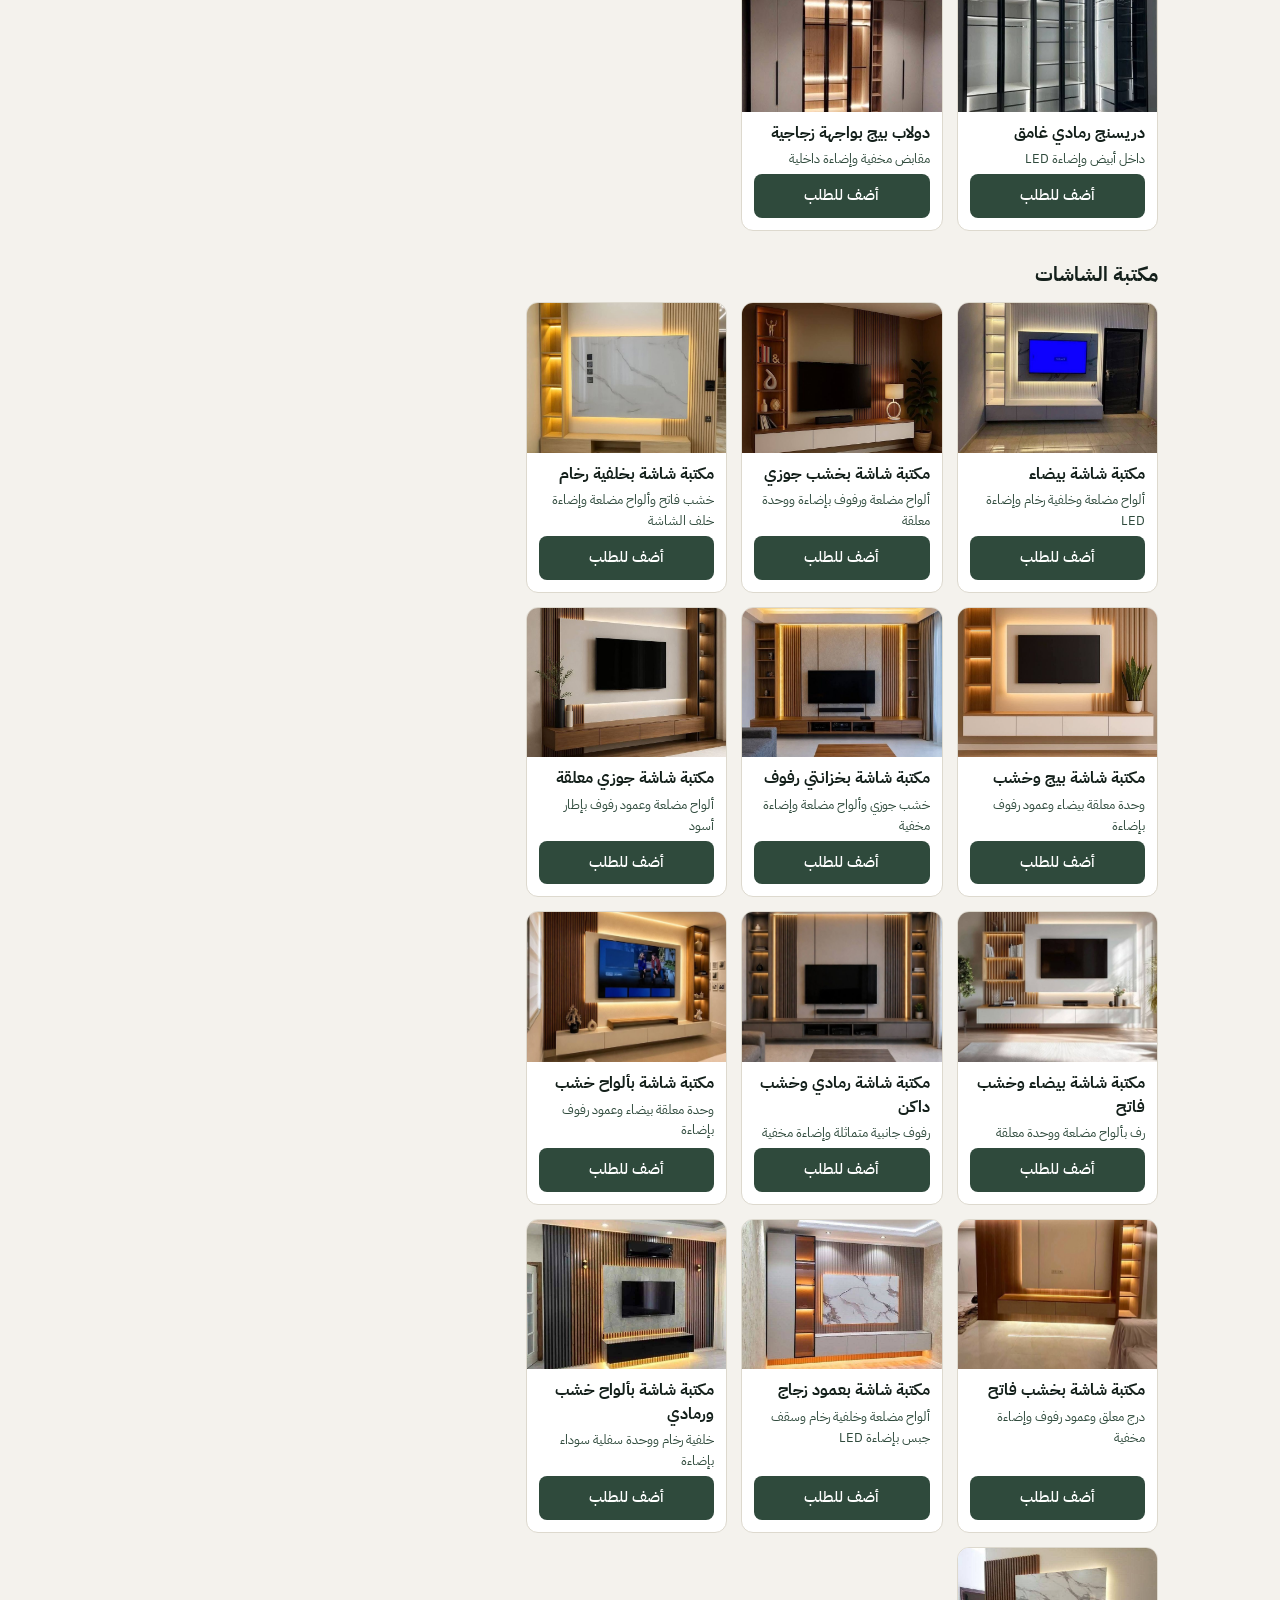
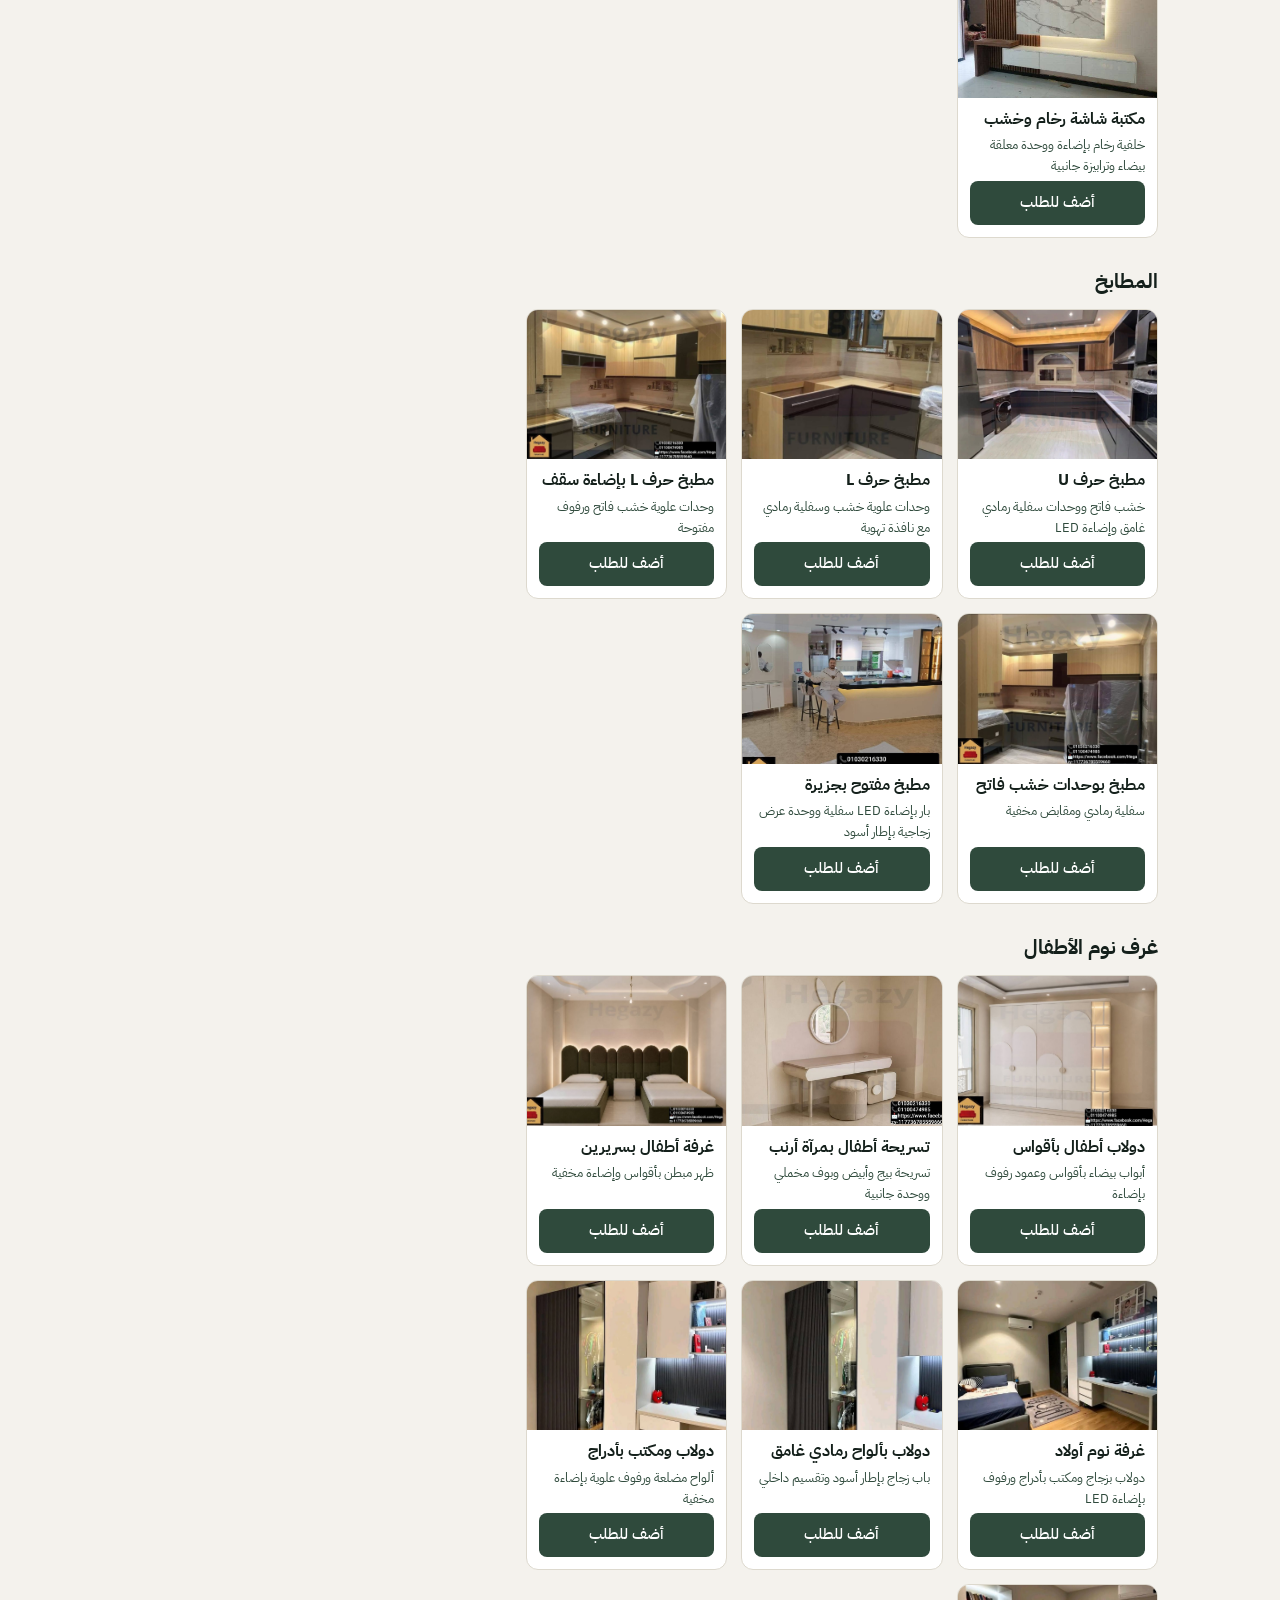
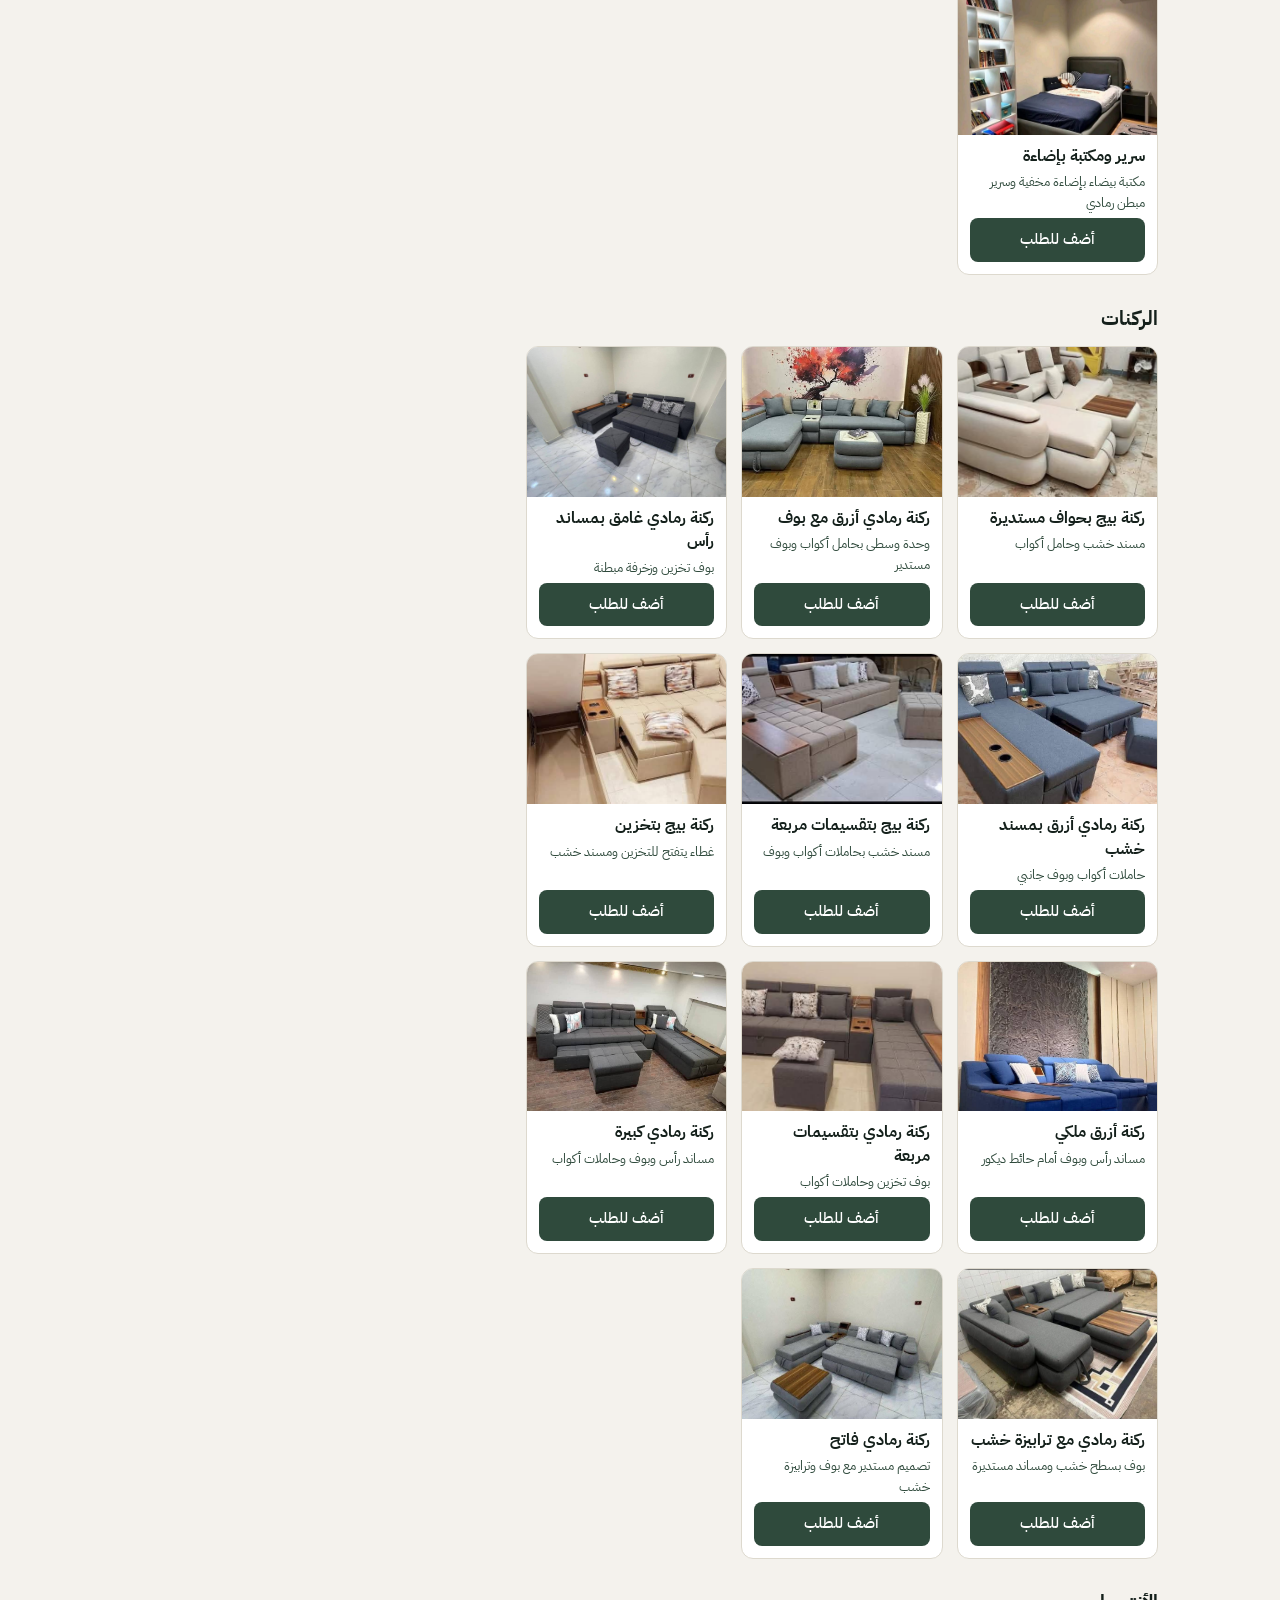
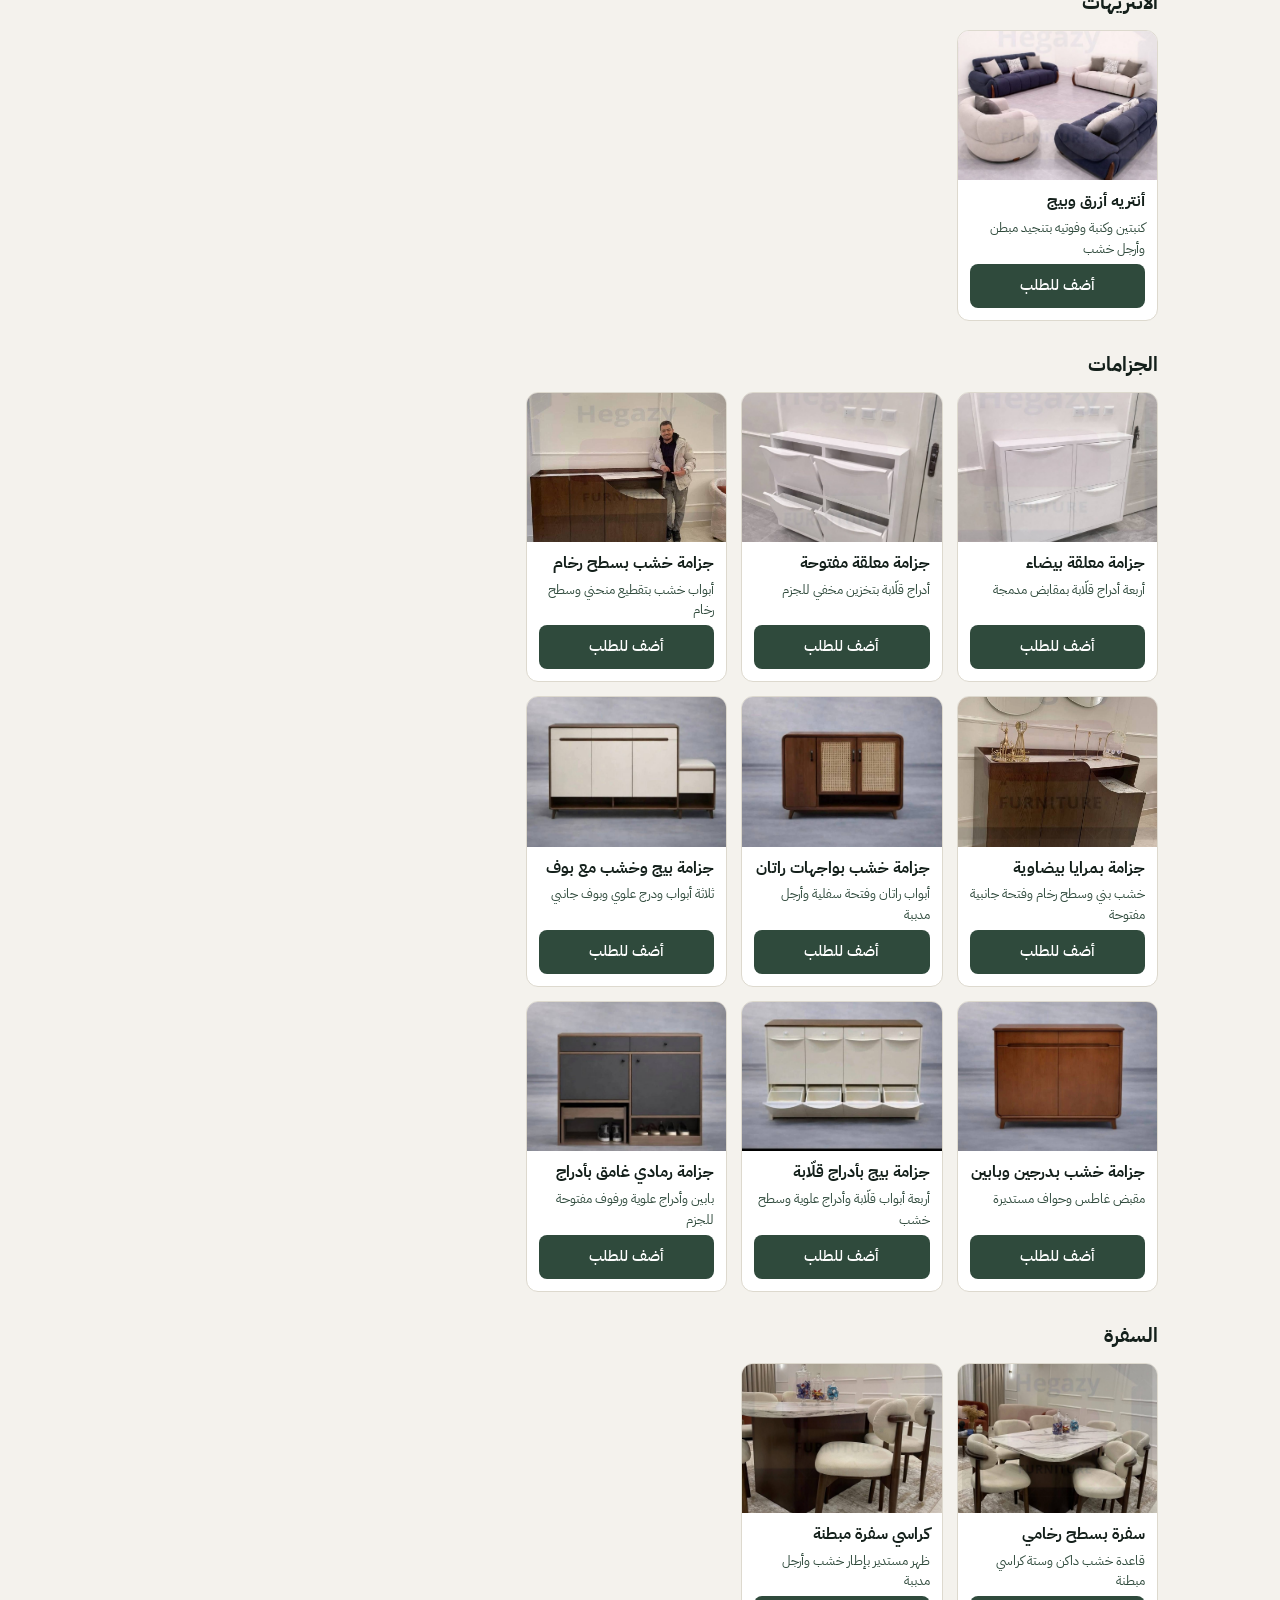
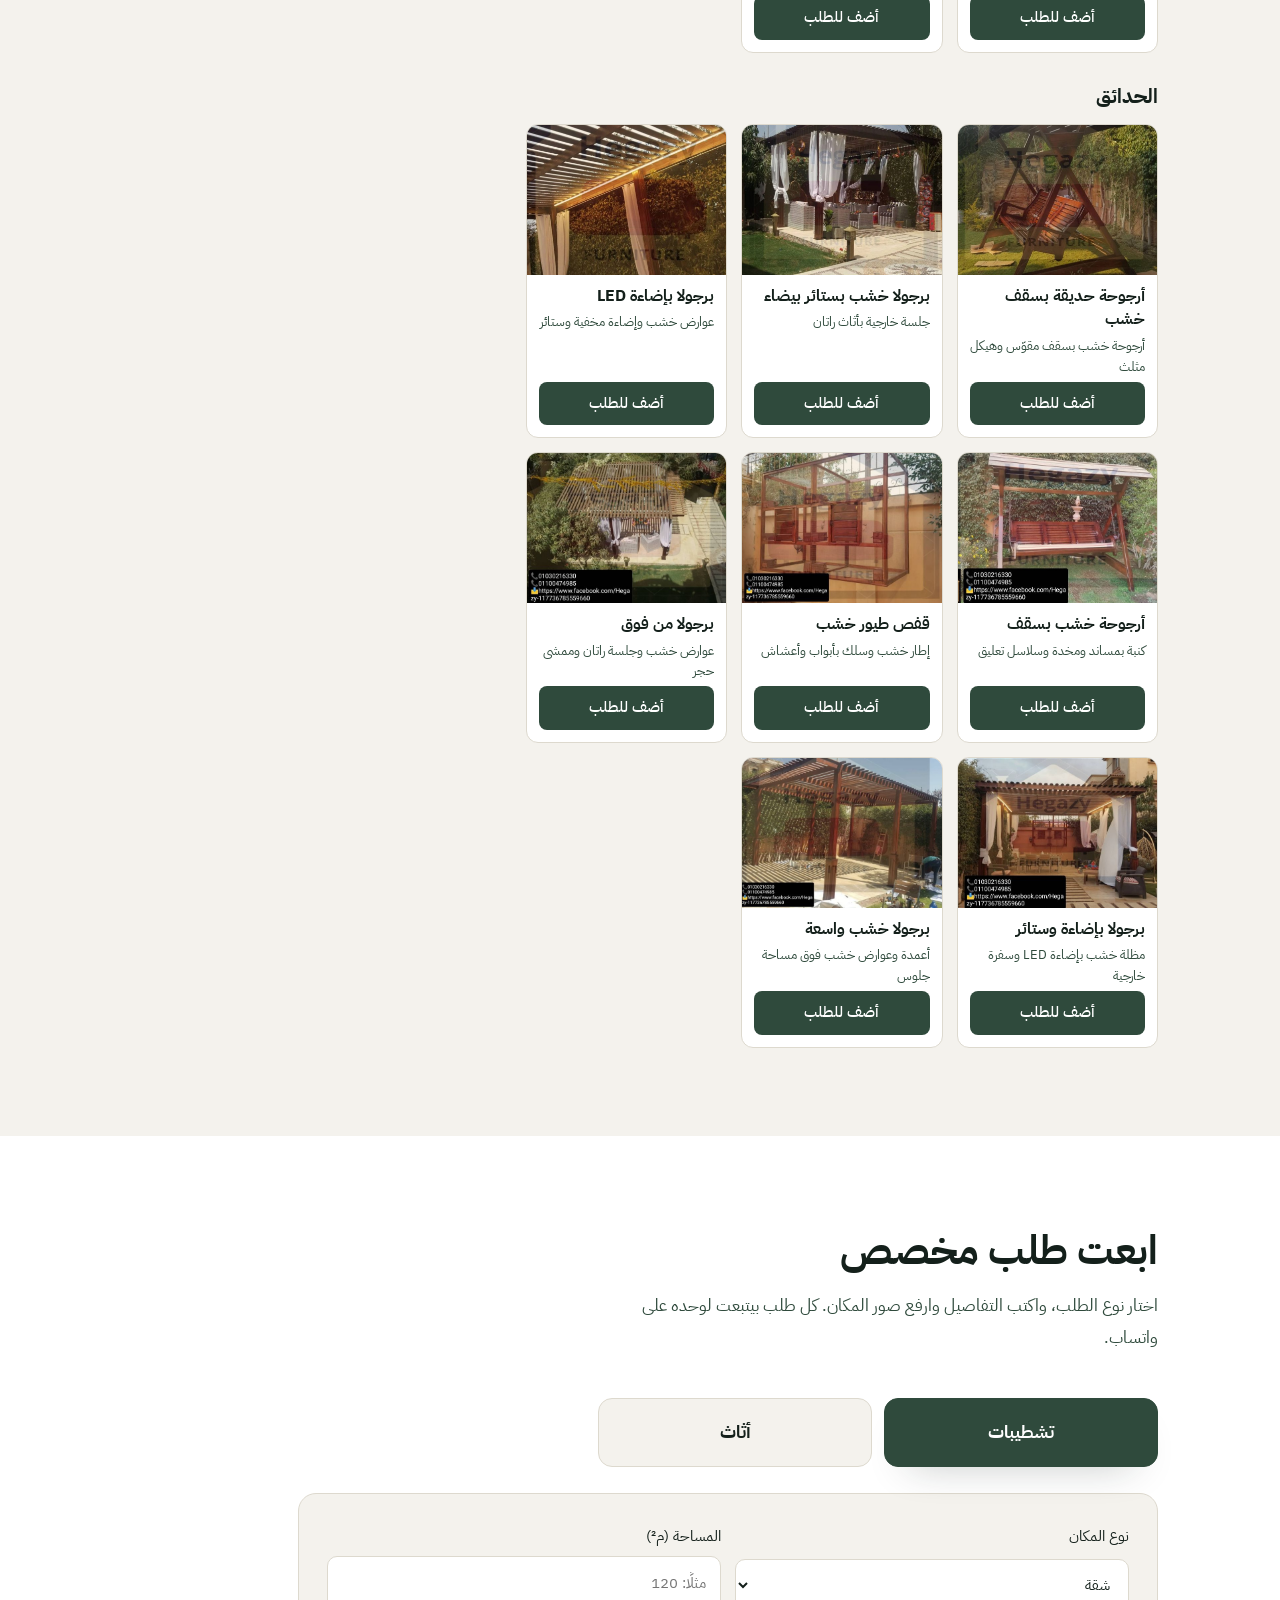
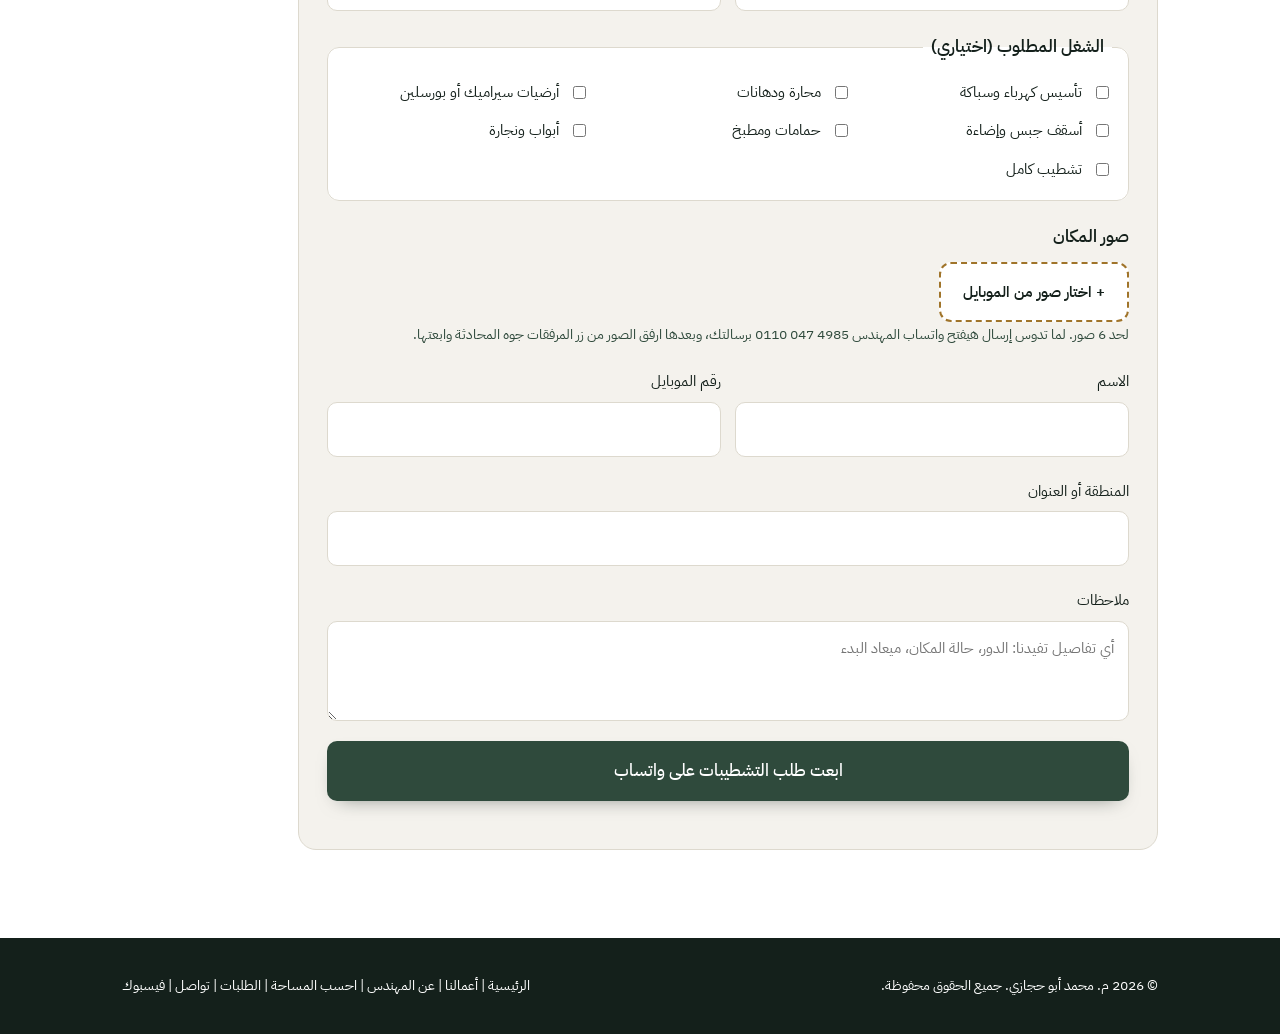
<file: orders.html>
<!doctype html>
<html lang="ar" dir="rtl"><head>
<meta charset="utf-8">
<meta name="viewport" content="width=device-width, initial-scale=1, viewport-fit=cover">
<title>اطلب من أعمالنا أو ابعت طلب مخصص | م. محمد أبو حجازي</title>
<meta name="description" content="اختار من أعمالنا واطلب قطع أثاث ونجارة أو تشطيبات على مقاسك، وابعت طلبك على واتساب لـ م. محمد أبو حجازي.">
<link rel="canonical" href="https://nadernadet33-prog.github.io/abohegazy/orders.html">
<meta property="og:type" content="website"><meta property="og:locale" content="ar_EG"><meta property="og:site_name" content="م. محمد أبو حجازي">
<meta property="og:title" content="اطلب من أعمالنا أو ابعت طلب مخصص | م. محمد أبو حجازي"><meta property="og:description" content="اختار من أعمالنا واطلب قطع أثاث ونجارة أو تشطيبات على مقاسك، وابعت طلبك على واتساب لـ م. محمد أبو حجازي."><meta property="og:url" content="https://nadernadet33-prog.github.io/abohegazy/orders.html"><meta property="og:image" content="https://nadernadet33-prog.github.io/abohegazy/hero.jpg">
<link rel="icon" href="data:image/svg+xml,%3Csvg xmlns='http://www.w3.org/2000/svg' viewBox='0 0 100 100'%3E%3Crect width='100' height='100' rx='18' fill='%232f4a3c'/%3E%3Cpath d='M20 70V40l30-20 30 20v30' fill='none' stroke='%23a0742a' stroke-width='8'/%3E%3C/svg%3E">
<link rel="stylesheet" href="https://fonts.googleapis.com/css2?family=Reem+Kufi:wght@500;700&amp;family=IBM+Plex+Sans+Arabic:wght@400;500;600;700&amp;display=swap">
<link rel="stylesheet" href="style.css">
</head>
<body>
<div class="wrap"><header class="top"><a class="logo" href="index.html">م. محمد أبو حجازي</a><nav aria-label="التنقل"><a href="index.html">الرئيسية</a><a href="projects.html">أعمالنا</a><a href="about.html">عن المهندس</a><a href="calc.html">احسب المساحة</a><a href="orders.html" id="navOrd" aria-current="page">الطلبات</a><a href="contact.html">تواصل</a></nav></header></div>
<section id="orders"><div class="wrap">
  <h1>اطلب من أعمالنا</h1>
  <p class="lead">اختار الشغل اللي عجبك من أعمالنا وحدد الكمية، وابعت طلبك. هنراجع معاك المقاسات والخامات ونرد عليك على واتساب. عايز تشطيبات أو أثاث على مقاسك؟ <a href="#reqs" style="color:var(--brass);font-weight:600">ابعت طلب مخصص بالصور والمقاسات</a>.</p>
  <div class="ord">
    <div>
      <div class="ord-custom">
        <h3>عايز حاجة مش موجودة في الأعمال؟</h3>
        <p>اكتب أي طلب تاني (قطعة أثاث على مقاسك، تصميم، نجارة، تشطيب أو أي حاجة تانية) وضيفه لطلبك.</p>
        <label>اسم الطلب<input id="cuT" maxlength="100" placeholder="مثلًا: مكتبة على مقاس الحيطة"></label>
        <label>تفاصيل (اختياري)<textarea id="cuD" maxlength="400" placeholder="المقاسات، الألوان، أو أي تفاصيل تفيدنا"></textarea></label>
        <button type="button" class="btn" id="cuAdd">أضف طلب خاص</button>
        <p id="cuMsg" role="status"></p>
      </div>
      <div class="ord-cats" id="ordCats" role="group" aria-label="تصفية الأعمال حسب القسم"></div>
      <div id="ordGrid"></div>
    </div>
    <aside class="ord-box" id="ordBox" aria-label="طلبك">
      <h3>طلبك</h3>
      <ul class="ord-list" id="ordList"></ul>
      <form id="ordForm" name="orders">
        
        <input type="hidden" name="items" id="ordItems">
        <p hidden><label>لا تملأ هذا الحقل<input name="bot-field"></label></p>
        <label>الاسم<input name="name" required autocomplete="name"></label>
        <label>رقم الموبايل<input name="phone" type="tel" required inputmode="tel" autocomplete="tel"></label>
        <label>المنطقة أو العنوان<input name="address" autocomplete="street-address"></label>
        <label>المقاسات وتفاصيل إضافية<textarea name="message" placeholder="مثلًا: عرض الحيطة 3 متر، اللون أو الخشب المفضل"></textarea></label>
        <button class="btn" type="submit">ابعت الطلب</button>
        <p id="ordStatus" role="status"></p>
      </form>
    </aside>
  </div>
</div></section>
<section id="reqs" style="background:var(--paper)"><div class="wrap">
  <h2>ابعت طلب مخصص</h2>
  <p class="lead">اختار نوع الطلب، واكتب التفاصيل وارفع صور المكان. كل طلب بيتبعت لوحده على واتساب.</p>
  <div class="rq-tabs" role="tablist" aria-label="نوع الطلب">
    <button type="button" role="tab" id="tabFin" aria-selected="true" aria-controls="finForm">تشطيبات</button>
    <button type="button" role="tab" id="tabFur" aria-selected="false" aria-controls="furForm" tabindex="-1">أثاث</button>
  </div>

  <form class="rq" id="finForm" role="tabpanel" aria-labelledby="tabFin">
      <div class="two">
        <label>نوع المكان<select name="type"><option>شقة</option><option>فيلا</option><option>مكتب أو محل</option><option>أخرى</option></select></label>
        <label>المساحة (م²)<input name="area" type="number" min="1" step="any" inputmode="decimal" required placeholder="مثلًا: 120"></label>
      </div>
      <fieldset><legend>الشغل المطلوب (اختياري)</legend><div class="chk"><label><input type="checkbox" name="work" value="تأسيس كهرباء وسباكة">تأسيس كهرباء وسباكة</label><label><input type="checkbox" name="work" value="محارة ودهانات">محارة ودهانات</label><label><input type="checkbox" name="work" value="أرضيات سيراميك أو بورسلين">أرضيات سيراميك أو بورسلين</label><label><input type="checkbox" name="work" value="أسقف جبس وإضاءة">أسقف جبس وإضاءة</label><label><input type="checkbox" name="work" value="حمامات ومطبخ">حمامات ومطبخ</label><label><input type="checkbox" name="work" value="أبواب ونجارة">أبواب ونجارة</label><label><input type="checkbox" name="work" value="تشطيب كامل">تشطيب كامل</label></div></fieldset>
      <div class="rq-ph">
        <span class="ph-t">صور المكان</span>
        <label class="up">+ اختار صور من الموبايل<input class="vh" type="file" accept="image/*" multiple id="finPh" aria-label="اختار صور المكان"></label>
        <div class="thumbs" id="finTh"></div>
        <p class="hint">لحد 6 صور. لما تدوس إرسال هيفتح واتساب المهندس <span dir="ltr" class="waNum">0110 047 4985</span> برسالتك، وبعدها ارفق الصور من زر المرفقات جوه المحادثة وابعتها.</p>
      </div>
      <div class="two">
        <label>الاسم<input name="name" required autocomplete="name"></label>
        <label>رقم الموبايل<input name="phone" type="tel" required inputmode="tel" autocomplete="tel"></label>
      </div>
      <label>المنطقة أو العنوان<input name="address" autocomplete="street-address"></label>
      <label>ملاحظات<textarea name="message" placeholder="أي تفاصيل تفيدنا: الدور، حالة المكان، ميعاد البدء"></textarea></label>
      <button class="btn" type="submit">ابعت طلب التشطيبات على واتساب</button>
      <p class="st" id="finSt" role="status"></p>
  </form>

  <form class="rq" id="furForm" role="tabpanel" aria-labelledby="tabFur" hidden>
      <div>
        <h3>اختار القطع المطلوبة</h3>
        <p class="hint">اضغط على أي قطعة عشان تتضاف، وتقدر تضيف نفس القطعة أكتر من مرة.</p>
        <div id="furPick"></div>
      </div>
      <div class="fur-cu">
        <label>قطعة تانية مش في القايمة<input id="furCu" maxlength="80" placeholder="مثلًا: مكتبة على مقاس الحيطة"></label>
        <button type="button" class="btn ghost" id="furCuAdd">أضف</button>
      </div>
      <div>
        <h3>القطع والمقاسات المطلوبة</h3>
        <div id="furList"></div>
      </div>
      <div class="rq-ph">
        <span class="ph-t">صور المكان</span>
        <label class="up">+ اختار صور من الموبايل<input class="vh" type="file" accept="image/*" multiple id="furPh" aria-label="اختار صور المكان"></label>
        <div class="thumbs" id="furTh"></div>
        <p class="hint">لحد 6 صور. لما تدوس إرسال هيفتح واتساب المهندس <span dir="ltr" class="waNum">0110 047 4985</span> برسالتك، وبعدها ارفق الصور من زر المرفقات جوه المحادثة وابعتها.</p>
      </div>
      <div class="two">
        <label>الاسم<input name="name" required autocomplete="name"></label>
        <label>رقم الموبايل<input name="phone" type="tel" required inputmode="tel" autocomplete="tel"></label>
      </div>
      <label>المنطقة أو العنوان<input name="address" autocomplete="street-address"></label>
      <label>ملاحظات<textarea name="message" placeholder="الألوان، الخامة، أو أي تفاصيل تفيدنا"></textarea></label>
      <button class="btn" type="submit">ابعت طلب الأثاث على واتساب</button>
      <p class="st" id="furSt" role="status"></p>
  </form>
</div></section>
<div id="catalog" hidden><section id="projects"><div class="wrap">
  <h2>من أعمالنا</h2>
  <p class="lead">غرف النوم</p>
  <div class="projects cat3 cat10">
    <article class="proj" data-src="img-002.jpg"><h3>غرفة نوم بسرير مكسو</h3><small>سرير بقماش بوكليه ودولاب بواجهات زجاج داكنة</small></article>
    <article class="proj" data-src="img-003.jpg"><h3>تسريحة بمرآة دائرية</h3><small>تسريحة بيضاء بسطح أسود ومعاها بوف</small></article>
    <article class="proj" data-src="img-004.jpg"><h3>غرفة نوم شباب</h3><small>سرير ومكتب ومكتبة بخشب جوزي وأبيض</small></article>
    <article class="proj" data-src="img-005.jpg"><h3>غرفة نوم مودرن بسريرين</h3><small>تسريحة بمرآة نصف دائرية وإضاءة LED</small></article>
    <article class="proj" data-src="img-006.jpg"><h3>دولاب غرفة النوم</h3><small>أبواب زجاج بإطار داكن وإضاءة LED</small></article>
    <article class="proj" data-src="img-007.jpg"><h3>غرفة نوم مودرن</h3><small>سرير بظهر مقسّم وتسريحة ودولاب زجاج</small></article>
    <article class="proj" data-src="img-008.jpg"><h3>غرفة نوم بنيش مقوس ووحدات علوية</h3><small>نيش بألواح مضلعة ومكتب بأدراج وإضاءة LED خطية</small></article>
    <article class="proj" data-src="img-009.jpg"><h3>سرير بظهر مقوس</h3><small>ألواح مضلعة خلف السرير وإضاءة مخفية وكومودينو أبيض</small></article>
    <article class="proj" data-src="img-010.jpg"><h3>كومودينو بدرجين</h3><small>إطار بيج وواجهات رمادي بمقابض معدن</small></article>
    <article class="proj" data-src="img-011.jpg"><h3>نيش مقوس بمقعد</h3><small>ألواح مضلعة ورفوف وأدراج تخزين تحت المقعد</small></article>
    <article class="proj" data-src="img-012.jpg"><h3>سرير بتخزين سفلي</h3><small>مرتبة بتتفتح على صندوق تخزين واسع بتنجيد بيج</small></article>
    <article class="proj" data-src="img-013.jpg"><h3>سرير تخزين بتنجيد مضلع</h3><small>فتح بمساعدة ذراعين وصندوق بقماش بوكليه</small></article>
  </div>
  <p class="lead" style="margin-top:56px">الدريسنج</p>
  <div class="projects cat3">
    <article class="proj" data-src="img-014.jpg"><h3>دريسنج زاوية أبيض</h3><small>زجاج شفاف بإطار أسود وإضاءة LED</small></article>
    <article class="proj" data-src="img-015.jpg"><h3>دريسنج زاوية بإطار أسود</h3><small>زجاج وإضاءة LED على الرفوف</small></article>
    <article class="proj" data-src="img-016.jpg"><h3>دريسنج زاوية بني</h3><small>زجاج فوميه وأدراج خشب</small></article>
    <article class="proj" data-src="img-017.jpg"><h3>دريسنج واسع بإضاءة دافئة</h3><small>رفوف وشماعات خلف الزجاج</small></article>
    <article class="proj" data-src="img-018.jpg"><h3>دريسنج بتسريحة مدمجة</h3><small>مرآة بإضاءة جانبية بين الدواليب</small></article>
    <article class="proj" data-src="img-019.jpg"><h3>دريسنج بزجاج فوميه</h3><small>أدراج خشب وسبوتات إضاءة</small></article>
    <article class="proj" data-src="img-020.jpg"><h3>دريسنج زاوية خشب</h3><small>رفوف بإضاءة LED وأدراج</small></article>
    <article class="proj" data-src="img-021.jpg"><h3>دريسنج زاوية خشب سادة</h3><small>رفوف وشماعات وأدراج</small></article>
    <article class="proj" data-src="img-022.jpg"><h3>دولاب بأبواب زجاج</h3><small>تقسيم داخلي بإضاءة جانبية</small></article>
    <article class="proj" data-src="img-023.jpg"><h3>دريسنج رمادي غامق</h3><small>داخل أبيض وإضاءة LED</small></article>
    <article class="proj" data-src="img-024.jpg"><h3>دولاب بيج بواجهة زجاجية</h3><small>مقابض مخفية وإضاءة داخلية</small></article>
  </div>
  <p class="lead" style="margin-top:56px">مكتبة الشاشات</p>
  <div class="projects cat3">
    <article class="proj" data-src="img-025.jpg"><h3>مكتبة شاشة بيضاء</h3><small>ألواح مضلعة وخلفية رخام وإضاءة LED</small></article>
    <article class="proj" data-src="img-026.jpg"><h3>مكتبة شاشة بخشب جوزي</h3><small>ألواح مضلعة ورفوف بإضاءة ووحدة معلقة</small></article>
    <article class="proj" data-src="img-027.jpg"><h3>مكتبة شاشة بخلفية رخام</h3><small>خشب فاتح وألواح مضلعة وإضاءة خلف الشاشة</small></article>
    <article class="proj" data-src="img-028.jpg"><h3>مكتبة شاشة بيج وخشب</h3><small>وحدة معلقة بيضاء وعمود رفوف بإضاءة</small></article>
    <article class="proj" data-src="img-029.jpg"><h3>مكتبة شاشة بخزانتي رفوف</h3><small>خشب جوزي وألواح مضلعة وإضاءة مخفية</small></article>
    <article class="proj" data-src="img-030.jpg"><h3>مكتبة شاشة جوزي معلقة</h3><small>ألواح مضلعة وعمود رفوف بإطار أسود</small></article>
    <article class="proj" data-src="img-031.jpg"><h3>مكتبة شاشة بيضاء وخشب فاتح</h3><small>رف بألواح مضلعة ووحدة معلقة</small></article>
    <article class="proj" data-src="img-032.jpg"><h3>مكتبة شاشة رمادي وخشب داكن</h3><small>رفوف جانبية متماثلة وإضاءة مخفية</small></article>
    <article class="proj" data-src="img-033.jpg"><h3>مكتبة شاشة بألواح خشب</h3><small>وحدة معلقة بيضاء وعمود رفوف بإضاءة</small></article>
    <article class="proj" data-src="img-034.jpg"><h3>مكتبة شاشة بخشب فاتح</h3><small>درج معلق وعمود رفوف وإضاءة مخفية</small></article>
    <article class="proj" data-src="img-035.jpg"><h3>مكتبة شاشة بعمود زجاج</h3><small>ألواح مضلعة وخلفية رخام وسقف جبس بإضاءة LED</small></article>
    <article class="proj" data-src="img-036.jpg"><h3>مكتبة شاشة بألواح خشب ورمادي</h3><small>خلفية رخام ووحدة سفلية سوداء بإضاءة</small></article>
    <article class="proj" style="grid-column:span 6" data-src="img-037.jpg"><h3>مكتبة شاشة رخام وخشب</h3><small>خلفية رخام بإضاءة ووحدة معلقة بيضاء وترابيزة جانبية</small></article>
  </div>
  <p class="lead" style="margin-top:56px">المطابخ</p>
  <div class="projects cat3">
    <article class="proj" data-src="img-038.jpg"><h3>مطبخ حرف U</h3><small>خشب فاتح ووحدات سفلية رمادي غامق وإضاءة LED</small></article>
    <article class="proj" data-src="img-039.jpg"><h3>مطبخ حرف L</h3><small>وحدات علوية خشب وسفلية رمادي مع نافذة تهوية</small></article>
    <article class="proj" data-src="img-040.jpg"><h3>مطبخ حرف L بإضاءة سقف</h3><small>وحدات علوية خشب فاتح ورفوف مفتوحة</small></article>
    <article class="proj" data-src="img-041.jpg"><h3>مطبخ بوحدات خشب فاتح</h3><small>سفلية رمادي ومقابض مخفية</small></article>
    <article class="proj" data-src="img-042.jpg"><h3>مطبخ مفتوح بجزيرة</h3><small>بار بإضاءة LED سفلية ووحدة عرض زجاجية بإطار أسود</small></article>
  </div>
  <p class="lead" style="margin-top:56px">غرف نوم الأطفال</p>
  <div class="projects cat3">
    <article class="proj" data-src="img-043.jpg"><h3>دولاب أطفال بأقواس</h3><small>أبواب بيضاء بأقواس وعمود رفوف بإضاءة</small></article>
    <article class="proj" data-src="img-044.jpg"><h3>تسريحة أطفال بمرآة أرنب</h3><small>تسريحة بيج وأبيض وبوف مخملي ووحدة جانبية</small></article>
    <article class="proj" data-src="img-045.jpg"><h3>غرفة أطفال بسريرين</h3><small>ظهر مبطن بأقواس وإضاءة مخفية</small></article>
    <article class="proj" data-src="img-046.jpg"><h3>غرفة نوم أولاد</h3><small>دولاب بزجاج ومكتب بأدراج ورفوف بإضاءة LED</small></article>
    <article class="proj" data-src="img-047.jpg"><h3>دولاب بألواح رمادي غامق</h3><small>باب زجاج بإطار أسود وتقسيم داخلي</small></article>
    <article class="proj" data-src="img-048.jpg"><h3>دولاب ومكتب بأدراج</h3><small>ألواح مضلعة ورفوف علوية بإضاءة مخفية</small></article>
    <article class="proj" style="grid-column:span 6" data-src="img-049.jpg"><h3>سرير ومكتبة بإضاءة</h3><small>مكتبة بيضاء بإضاءة مخفية وسرير مبطن رمادي</small></article>
  </div>
  <p class="lead" style="margin-top:56px">الركنات</p>
  <div class="projects cat3">
    <article class="proj" data-src="img-050.jpg"><h3>ركنة بيج بحواف مستديرة</h3><small>مسند خشب وحامل أكواب</small></article>
    <article class="proj" data-src="img-051.jpg"><h3>ركنة رمادي أزرق مع بوف</h3><small>وحدة وسطى بحامل أكواب وبوف مستدير</small></article>
    <article class="proj" data-src="img-052.jpg"><h3>ركنة رمادي غامق بمساند رأس</h3><small>بوف تخزين وزخرفة مبطنة</small></article>
    <article class="proj" data-src="img-053.jpg"><h3>ركنة رمادي أزرق بمسند خشب</h3><small>حاملات أكواب وبوف جانبي</small></article>
    <article class="proj" data-src="img-054.jpg"><h3>ركنة بيج بتقسيمات مربعة</h3><small>مسند خشب بحاملات أكواب وبوف</small></article>
    <article class="proj" data-src="img-055.jpg"><h3>ركنة بيج بتخزين</h3><small>غطاء يتفتح للتخزين ومسند خشب</small></article>
    <article class="proj" data-src="img-056.jpg"><h3>ركنة أزرق ملكي</h3><small>مساند رأس وبوف أمام حائط ديكور</small></article>
    <article class="proj" data-src="img-057.jpg"><h3>ركنة رمادي بتقسيمات مربعة</h3><small>بوف تخزين وحاملات أكواب</small></article>
    <article class="proj" data-src="img-058.jpg"><h3>ركنة رمادي كبيرة</h3><small>مساند رأس وبوف وحاملات أكواب</small></article>
    <article class="proj" data-src="img-059.jpg"><h3>ركنة رمادي مع ترابيزة خشب</h3><small>بوف بسطح خشب ومساند مستديرة</small></article>
    <article class="proj" data-src="img-060.jpg"><h3>ركنة رمادي فاتح</h3><small>تصميم مستدير مع بوف وترابيزة خشب</small></article>
  </div>
  <p class="lead" style="margin-top:56px">الأنتريهات</p>
  <div class="projects cat1">
    <article class="proj" data-src="img-061.jpg"><h3>أنتريه أزرق وبيج</h3><small>كنبتين وكنبة وفوتيه بتنجيد مبطن وأرجل خشب</small></article>
  </div>
  <p class="lead" style="margin-top:56px">الجزامات</p>
  <div class="projects cat3">
    <article class="proj" data-src="img-062.jpg"><h3>جزامة معلقة بيضاء</h3><small>أربعة أدراج قلّابة بمقابض مدمجة</small></article>
    <article class="proj" data-src="img-063.jpg"><h3>جزامة معلقة مفتوحة</h3><small>أدراج قلّابة بتخزين مخفي للجزم</small></article>
    <article class="proj" data-src="img-064.jpg"><h3>جزامة خشب بسطح رخام</h3><small>أبواب خشب بتقطيع منحني وسطح رخام</small></article>
    <article class="proj" data-src="img-065.jpg"><h3>جزامة بمرايا بيضاوية</h3><small>خشب بني وسطح رخام وفتحة جانبية مفتوحة</small></article>
    <article class="proj" data-src="img-066.jpg"><h3>جزامة خشب بواجهات راتان</h3><small>أبواب راتان وفتحة سفلية وأرجل مدببة</small></article>
    <article class="proj" data-src="img-067.jpg"><h3>جزامة بيج وخشب مع بوف</h3><small>ثلاثة أبواب ودرج علوي وبوف جانبي</small></article>
    <article class="proj" data-src="img-068.jpg"><h3>جزامة خشب بدرجين وبابين</h3><small>مقبض غاطس وحواف مستديرة</small></article>
    <article class="proj" data-src="img-069.jpg"><h3>جزامة بيج بأدراج قلّابة</h3><small>أربعة أبواب قلّابة وأدراج علوية وسطح خشب</small></article>
    <article class="proj" data-src="img-070.jpg"><h3>جزامة رمادي غامق بأدراج</h3><small>بابين وأدراج علوية ورفوف مفتوحة للجزم</small></article>
  </div>
  <p class="lead" style="margin-top:56px">السفرة</p>
  <div class="projects cat3 cat2">
    <article class="proj" data-src="img-071.jpg"><h3>سفرة بسطح رخامي</h3><small>قاعدة خشب داكن وستة كراسي مبطنة</small></article>
    <article class="proj" data-src="img-072.jpg"><h3>كراسي سفرة مبطنة</h3><small>ظهر مستدير بإطار خشب وأرجل مدببة</small></article>
  </div>
  <p class="lead" style="margin-top:56px">الحدائق</p>
  <div class="projects cat3">
    <article class="proj" data-src="img-073.jpg"><h3>أرجوحة حديقة بسقف خشب</h3><small>أرجوحة خشب بسقف مقوّس وهيكل مثلث</small></article>
    <article class="proj" data-src="img-074.jpg"><h3>برجولا خشب بستائر بيضاء</h3><small>جلسة خارجية بأثاث راتان</small></article>
    <article class="proj" data-src="img-075.jpg"><h3>برجولا بإضاءة LED</h3><small>عوارض خشب وإضاءة مخفية وستائر</small></article>
    <article class="proj" data-src="img-076.jpg"><h3>أرجوحة خشب بسقف</h3><small>كنبة بمساند ومخدة وسلاسل تعليق</small></article>
    <article class="proj" data-src="img-077.jpg"><h3>قفص طيور خشب</h3><small>إطار خشب وسلك بأبواب وأعشاش</small></article>
    <article class="proj" data-src="img-078.jpg"><h3>برجولا من فوق</h3><small>عوارض خشب وجلسة راتان وممشى حجر</small></article>
    <article class="proj" data-src="img-079.jpg"><h3>برجولا بإضاءة وستائر</h3><small>مظلة خشب بإضاءة LED وسفرة خارجية</small></article>
    <article class="proj" data-src="img-080.jpg"><h3>برجولا خشب واسعة</h3><small>أعمدة وعوارض خشب فوق مساحة جلوس</small></article>
  </div>
</div></section></div>
<footer><div class="wrap foot"><span>© 2026 م. محمد أبو حجازي. جميع الحقوق محفوظة.</span><span><a href="index.html">الرئيسية</a> | <a href="projects.html">أعمالنا</a> | <a href="about.html">عن المهندس</a> | <a href="calc.html">احسب المساحة</a> | <a href="#orders">الطلبات</a> | <a href="contact.html">تواصل</a> | <a href="https://www.facebook.com/share/1TTazVWoUD/?mibextid=wwXIfr" target="_blank" rel="noopener">فيسبوك</a></span></div></footer>
<a class="wa" href="https://wa.me/201100474985" target="_blank" rel="noopener" aria-label="تواصل معنا على واتساب">واتساب</a>
<dialog id="lb" aria-label="عرض المشروع">
  <button type="button" class="lb-x" aria-label="إغلاق">×</button>
  <button type="button" class="lb-p" aria-label="المشروع السابق">›</button>
  <button type="button" class="lb-n" aria-label="المشروع التالي">‹</button>
  <figure><div class="lb-img" id="lbImg"></div><figcaption id="lbCap"></figcaption></figure>
  <div class="lb-act"><button type="button" class="btn" id="lbOrder">أضف للطلب</button><a class="btn ghost" href="#orders" id="lbGo">راجع طلبك</a></div>
</dialog><button type="button" class="btn ord-bar" id="ordBar" hidden>راجع طلبك (<span id="ordBarN">0</span>)</button>
<script src="core.js" defer></script><script src="gallery.js" defer></script><script src="orders.js" defer></script><script src="reqs.js" defer></script>
</body></html>
</file>
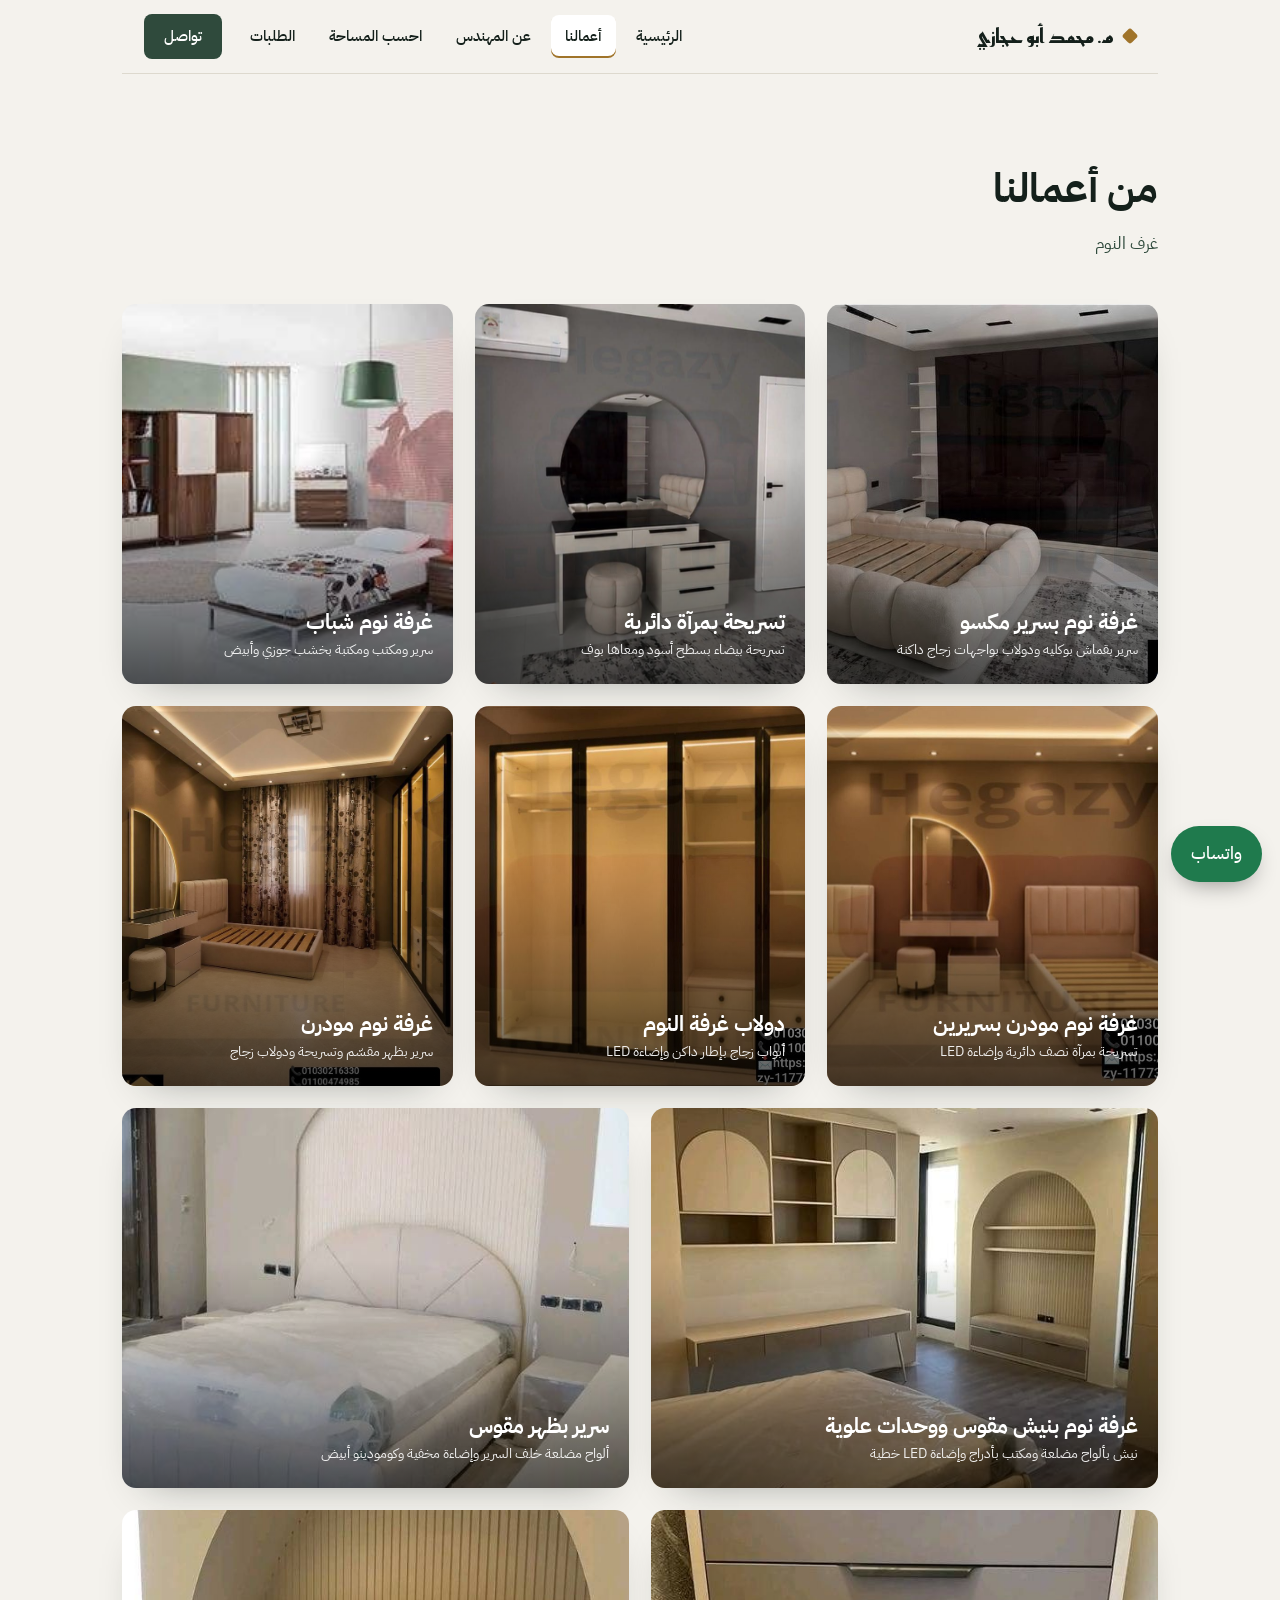
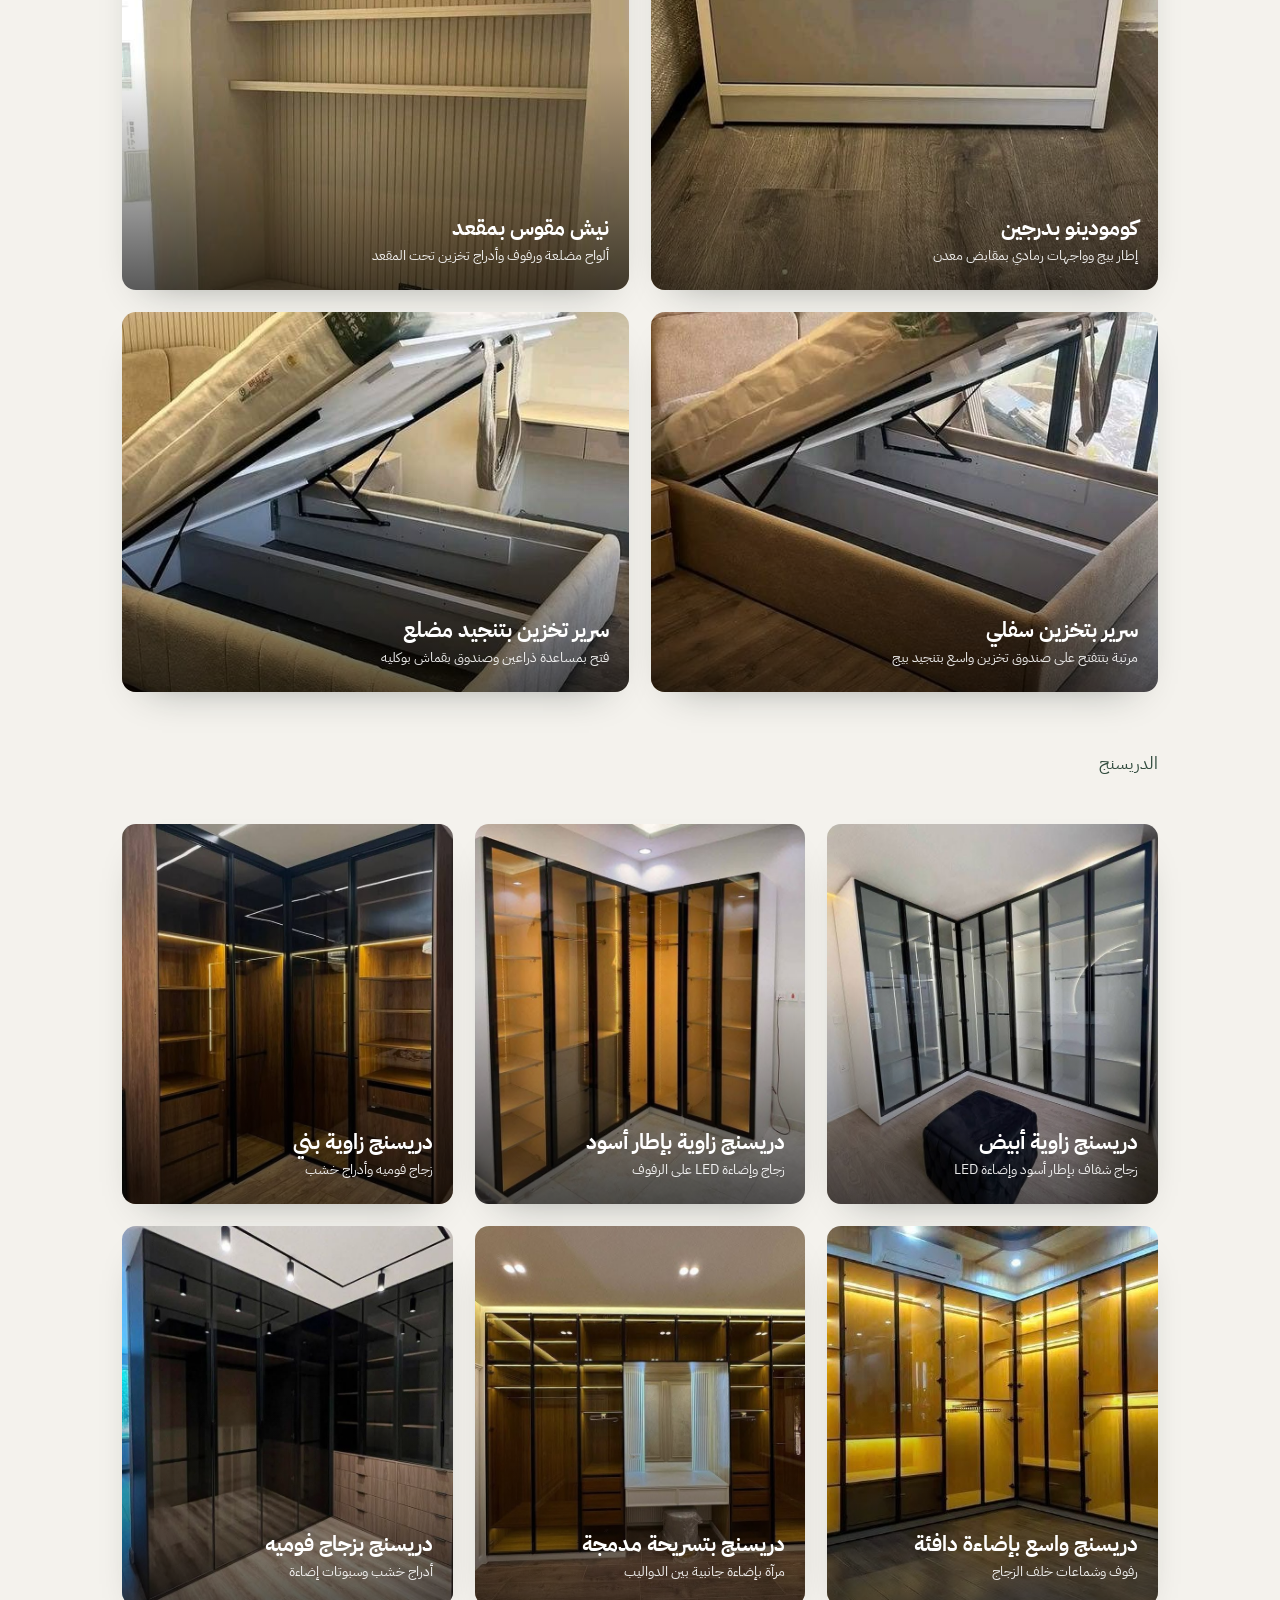
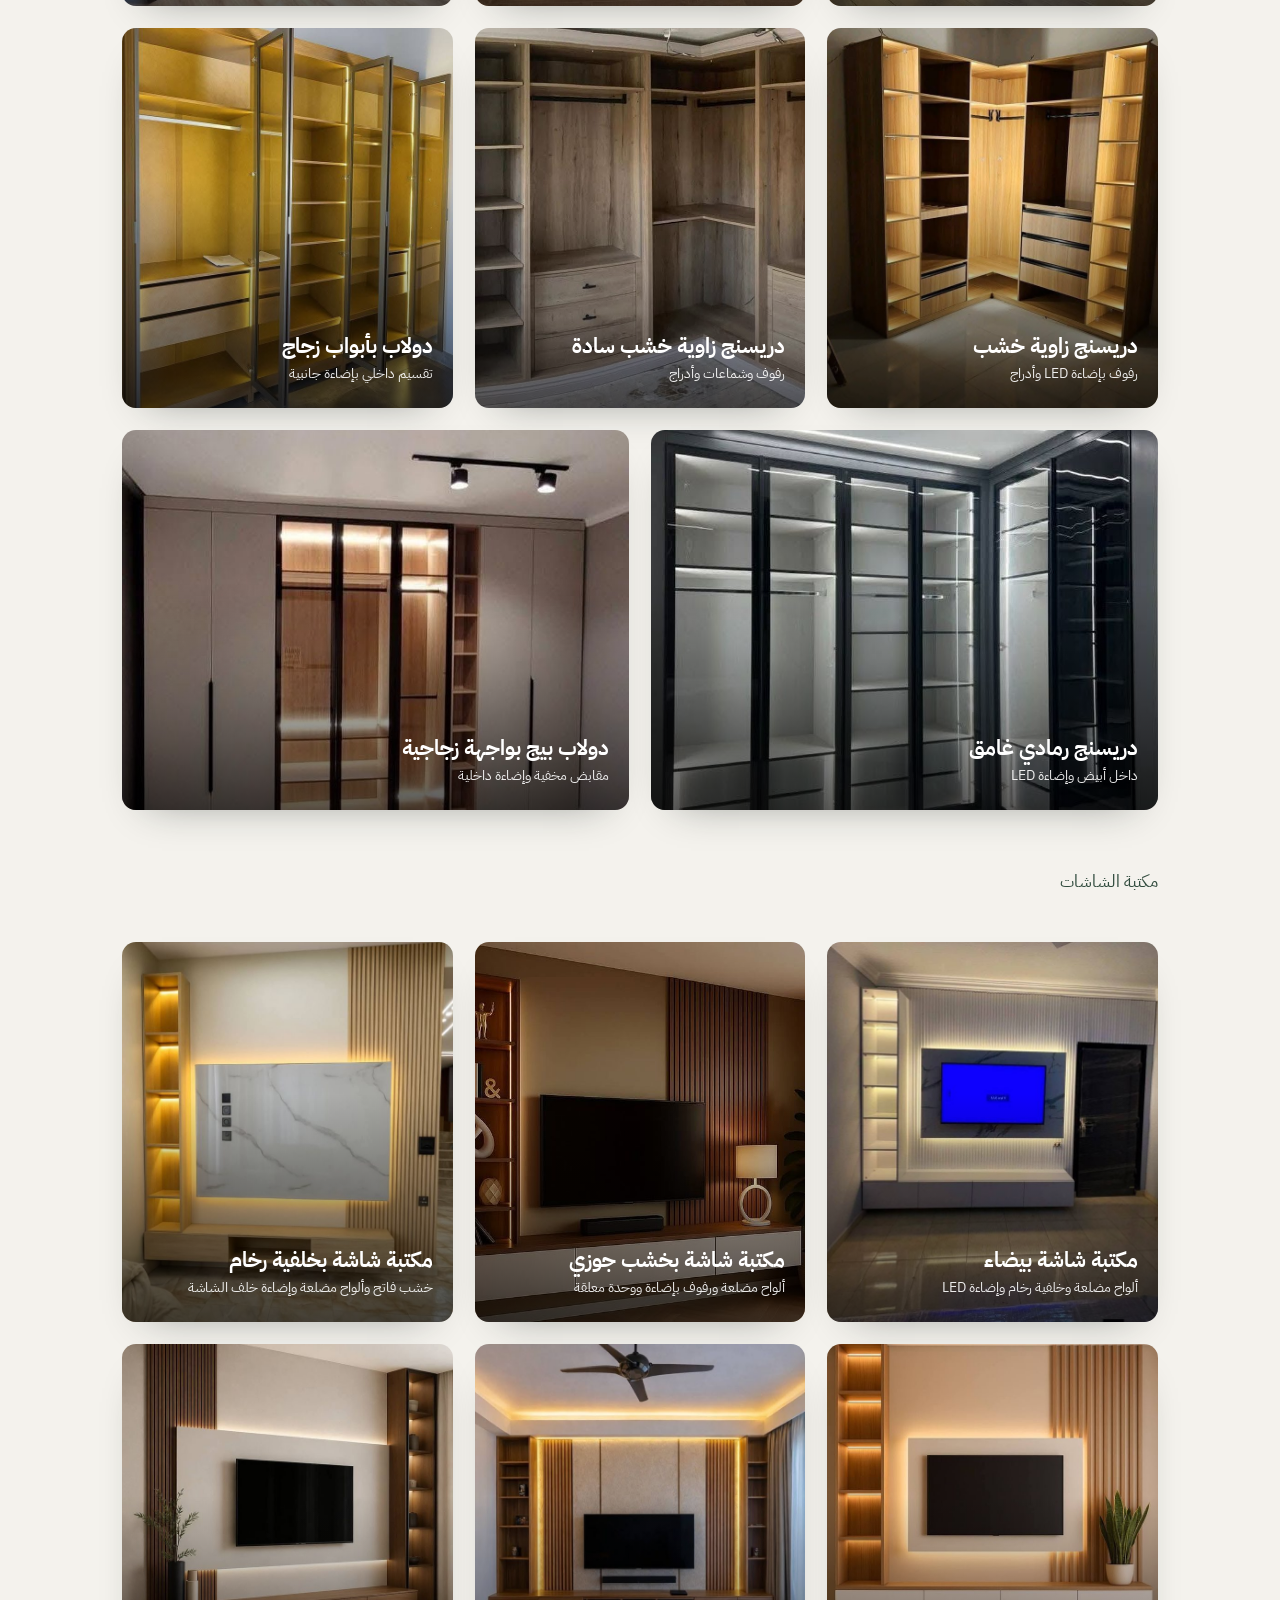
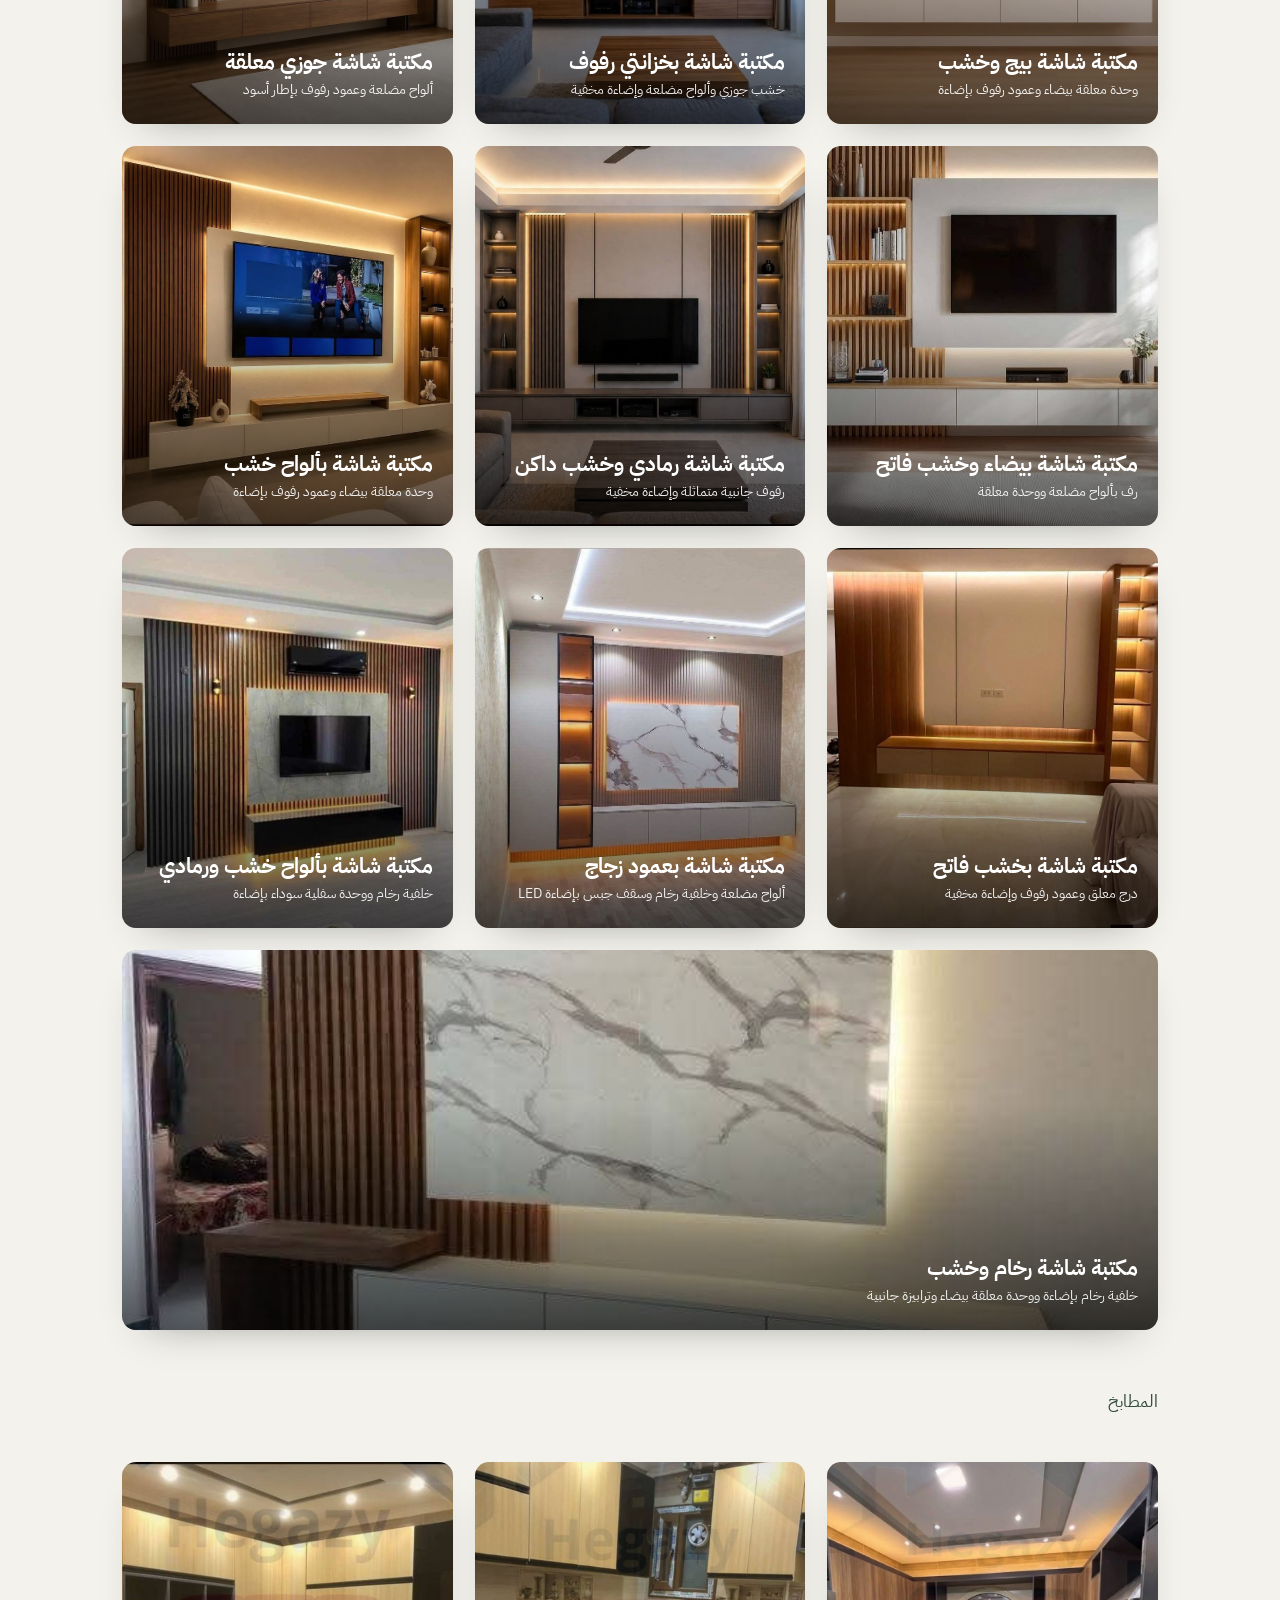
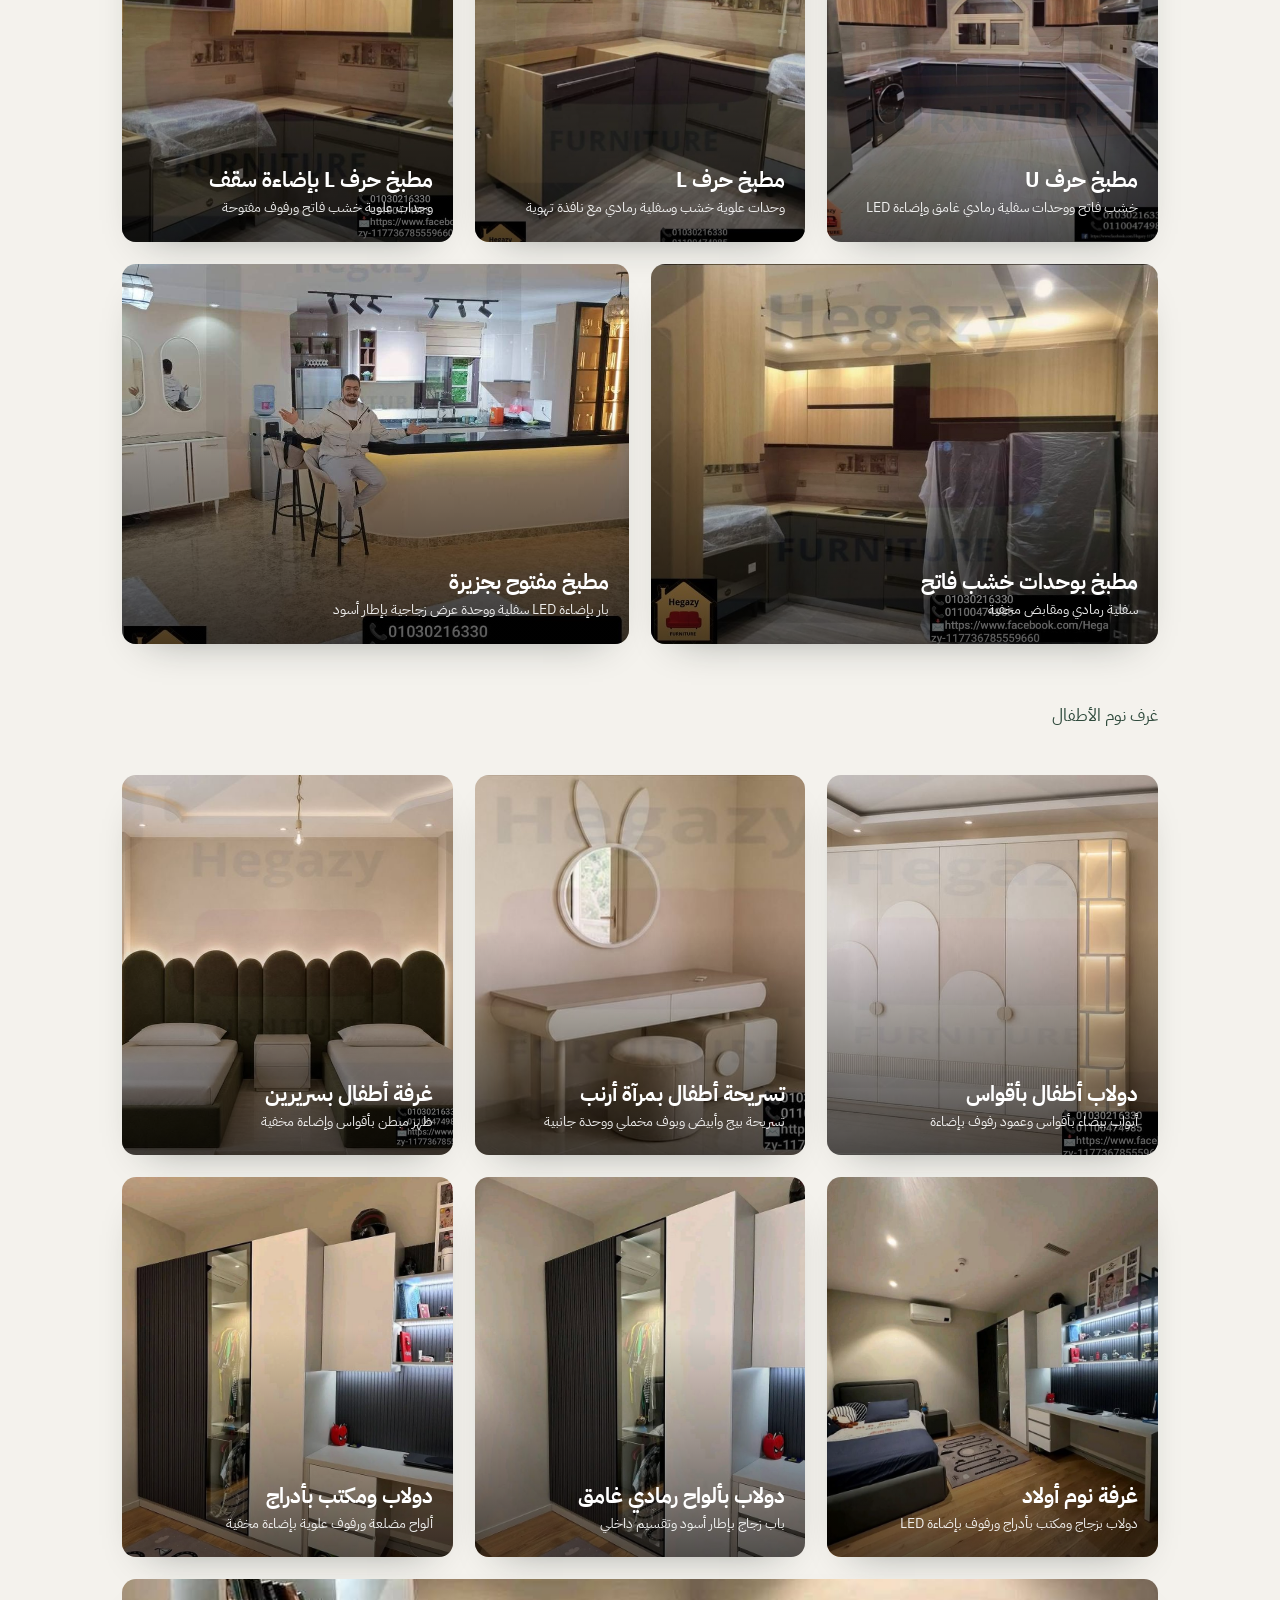
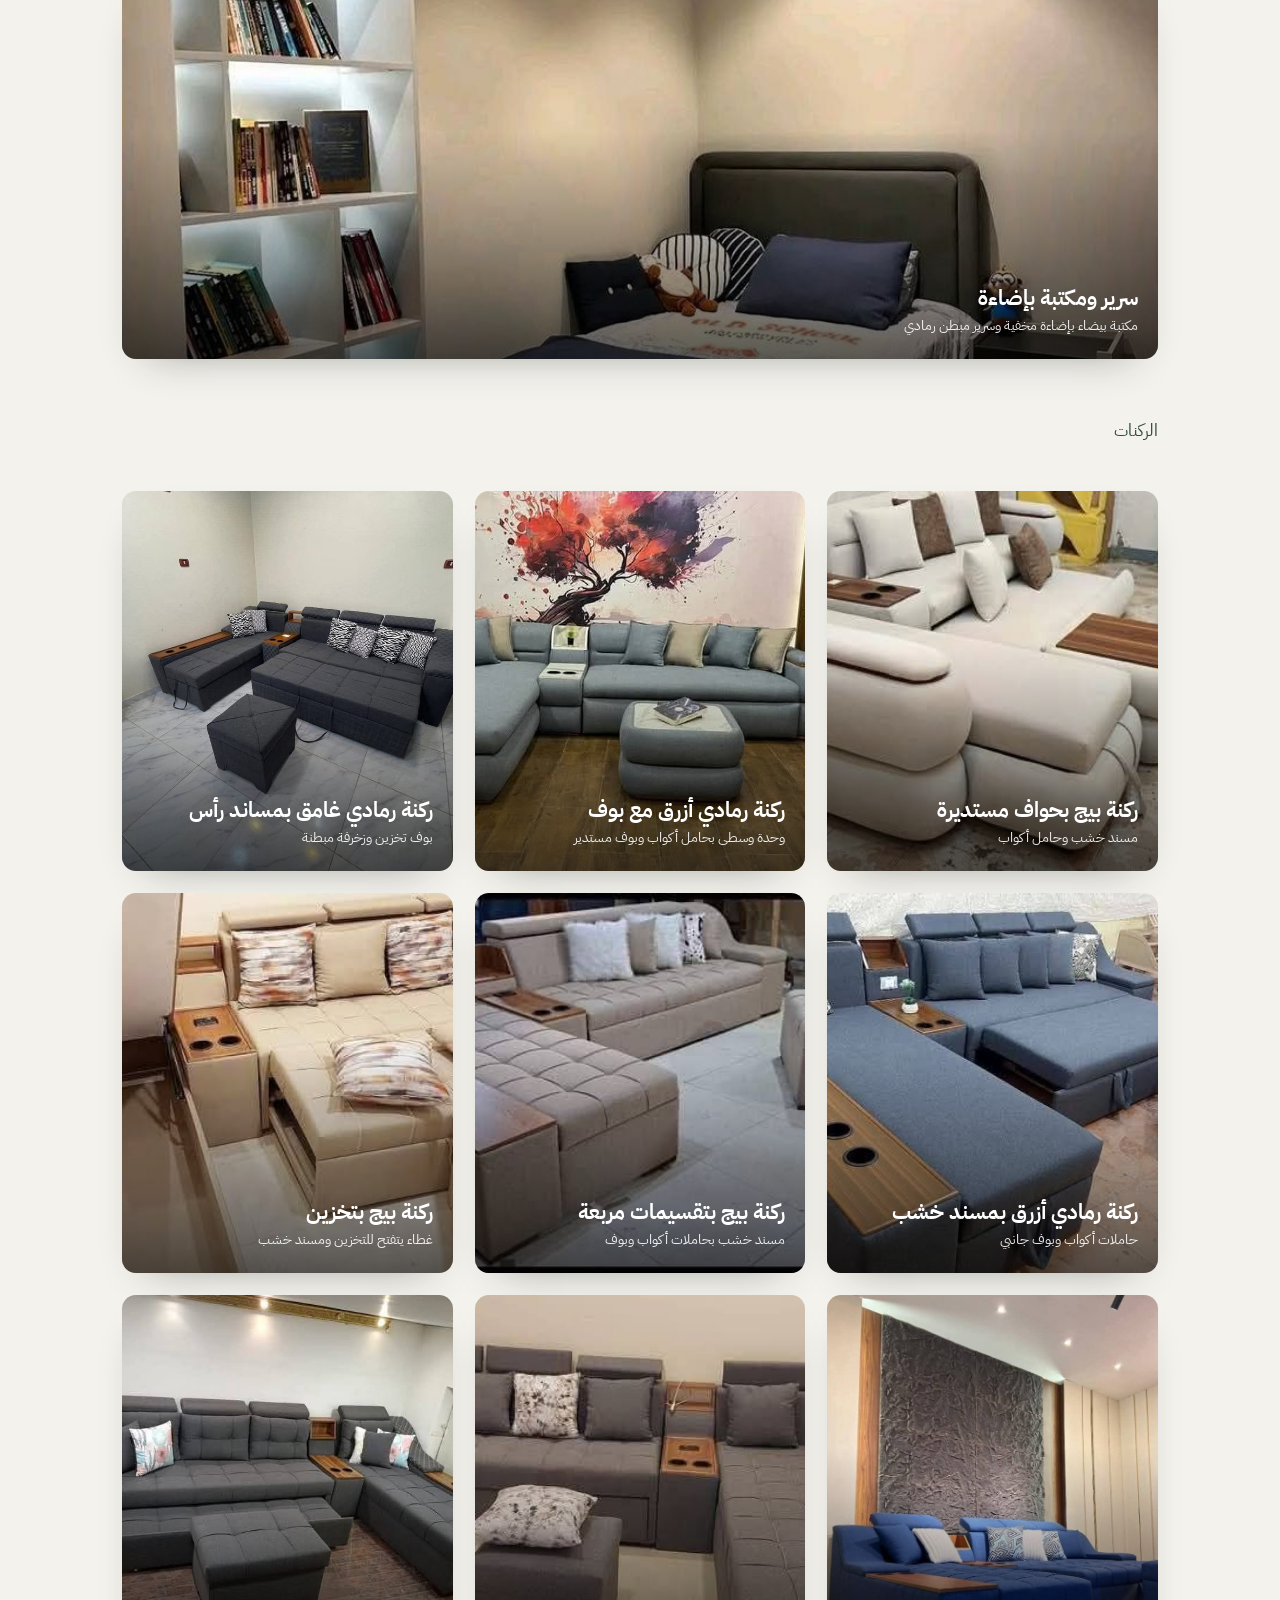
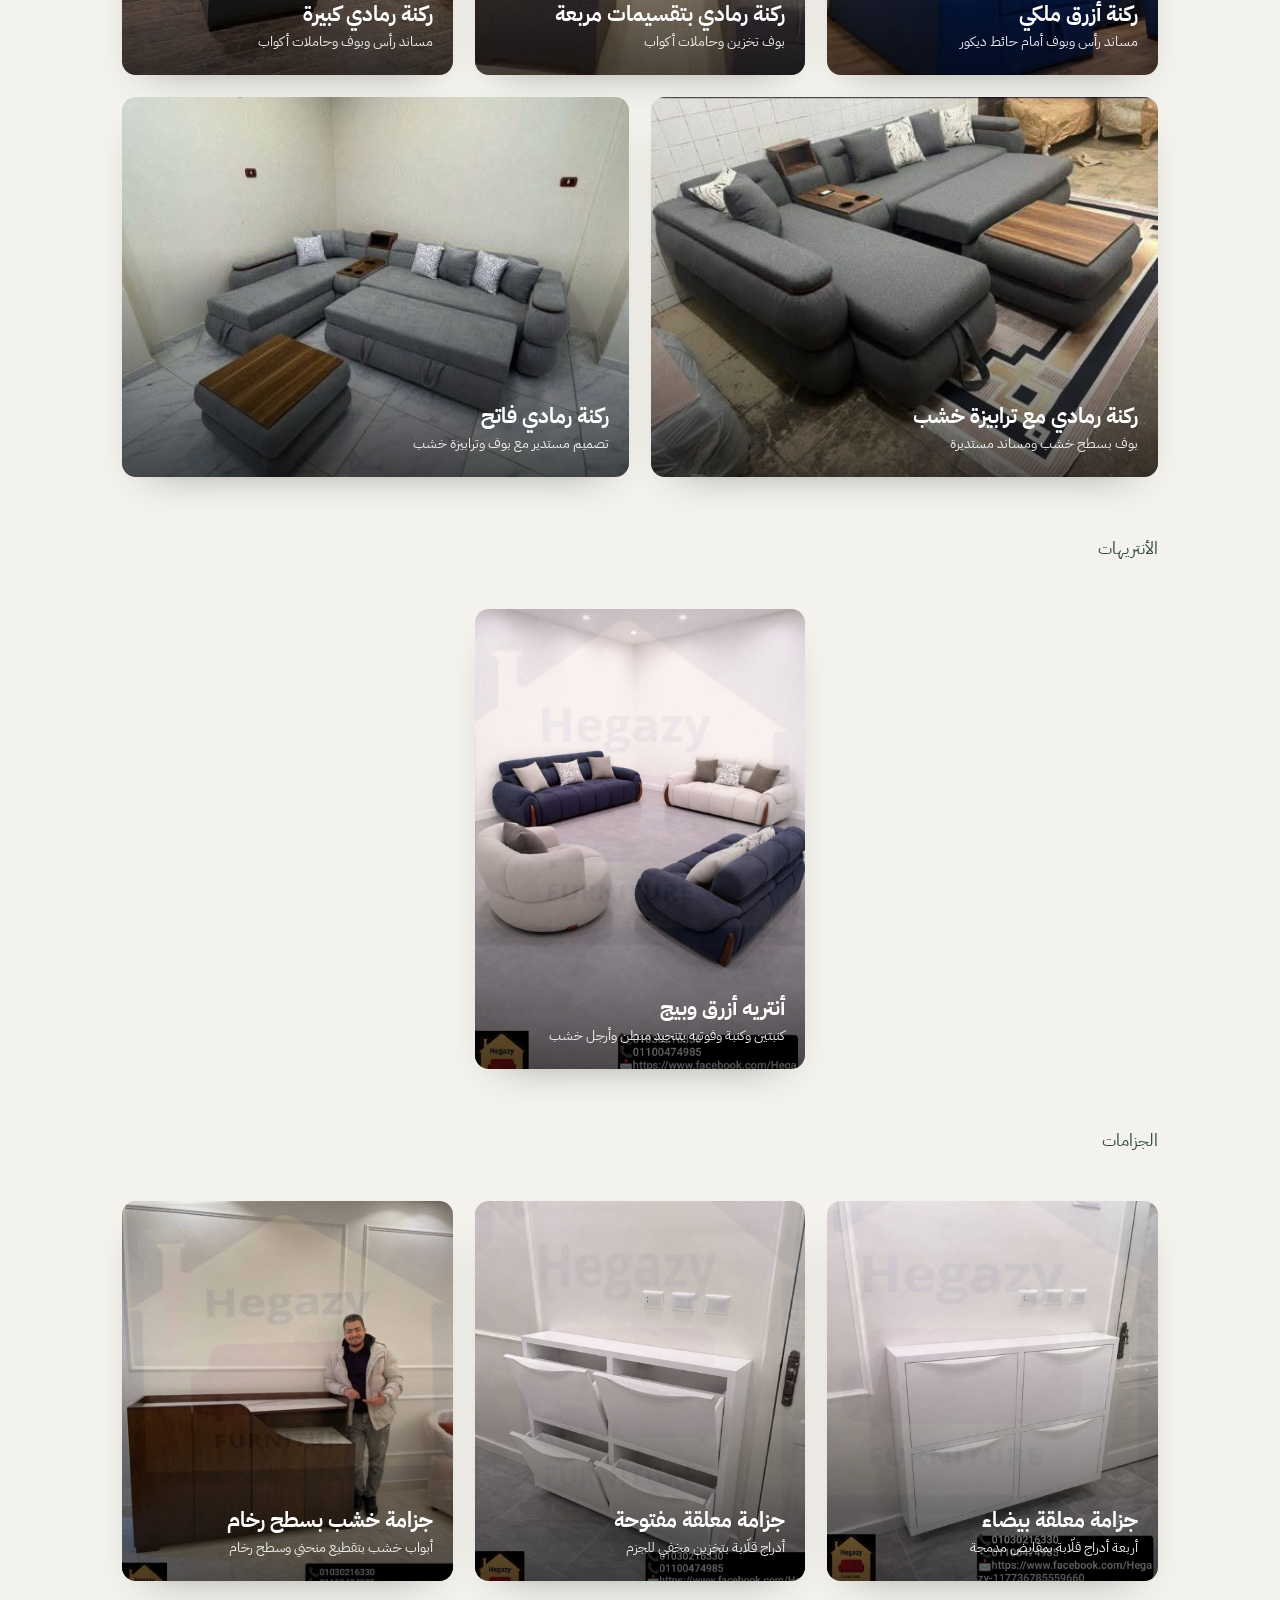
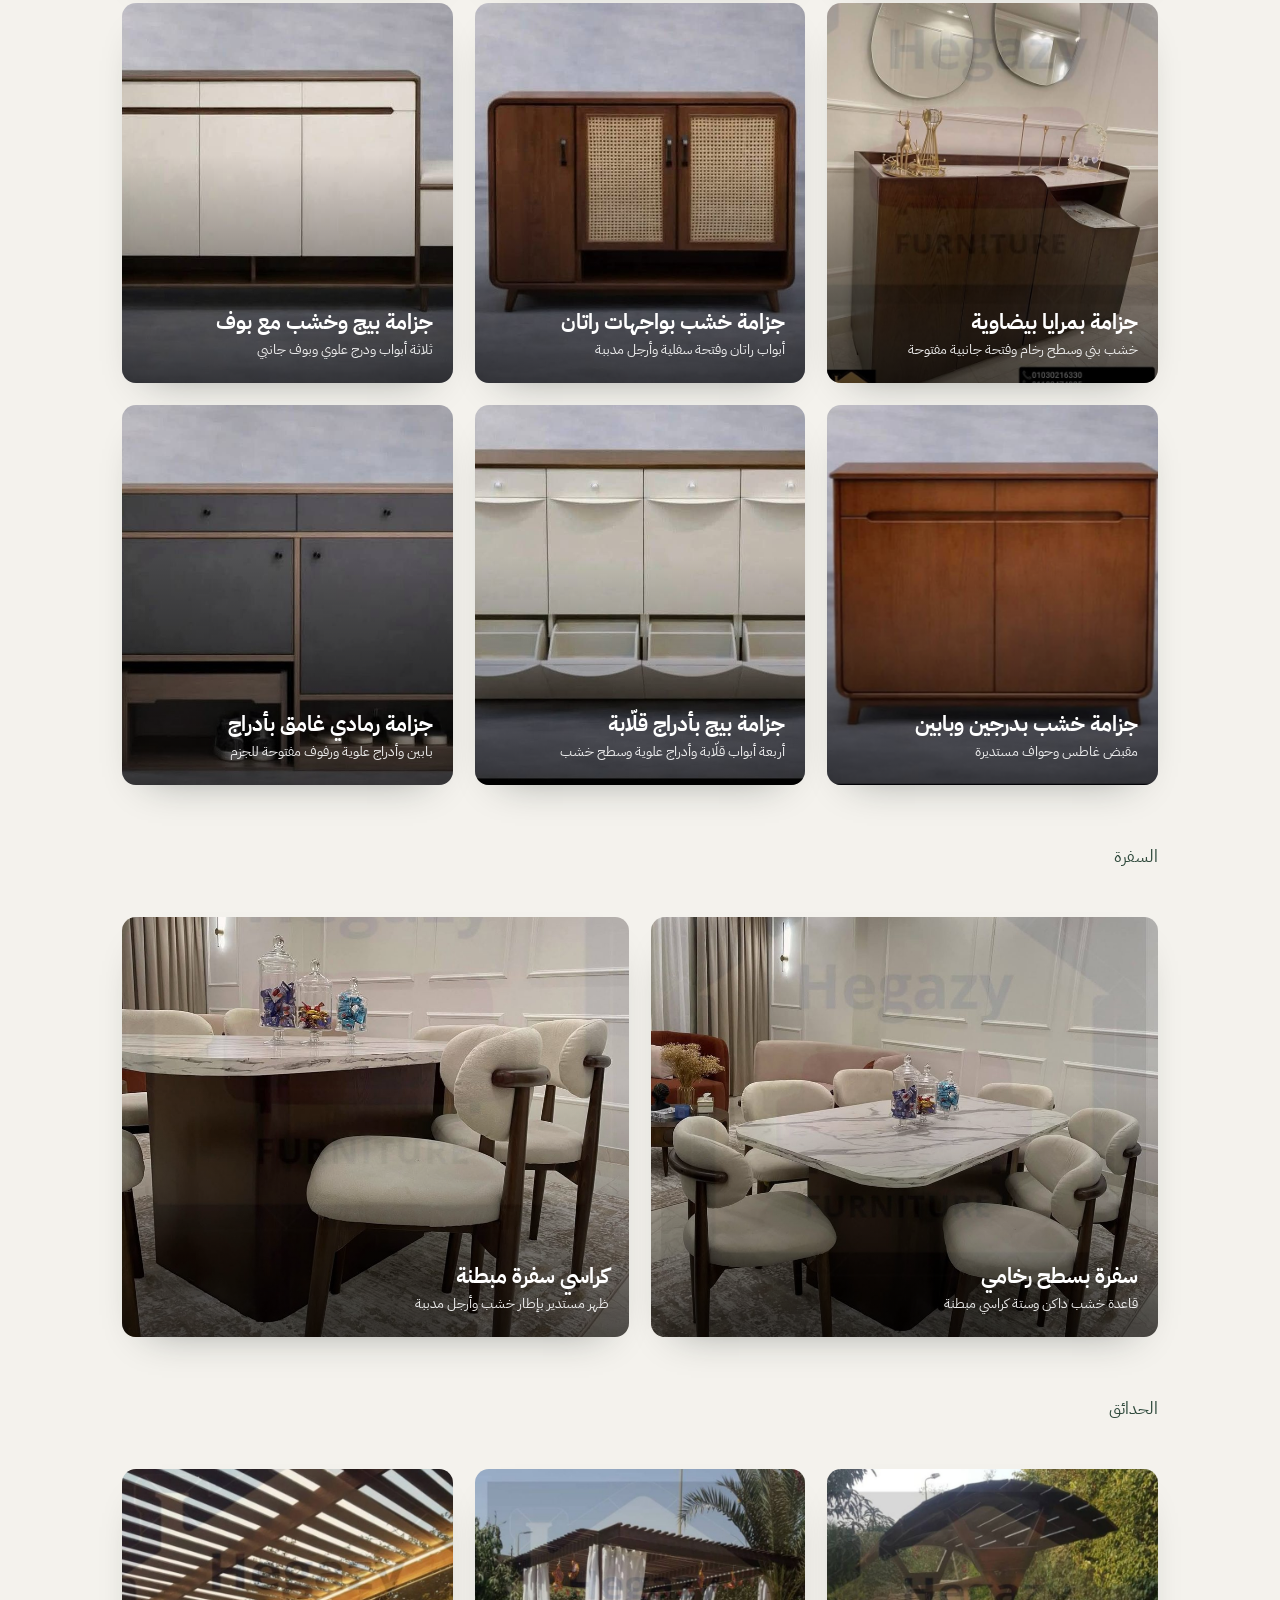
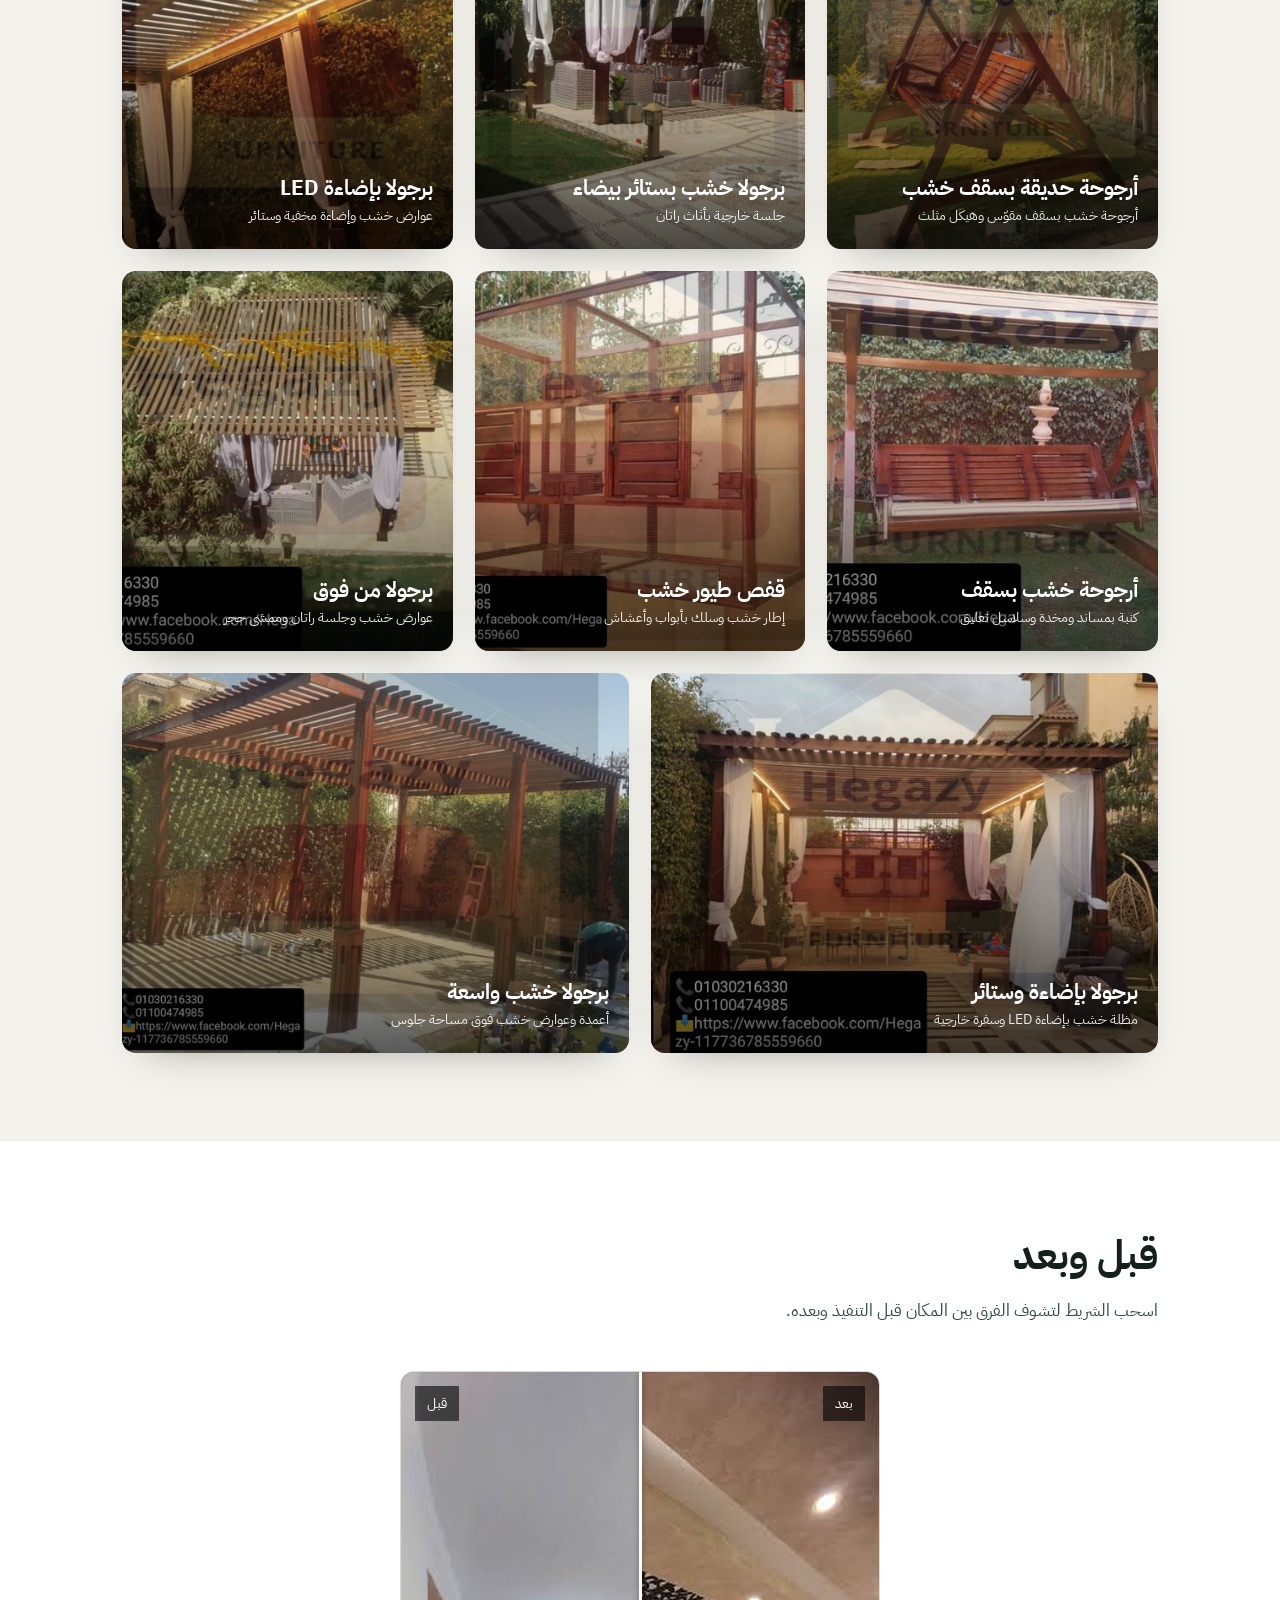
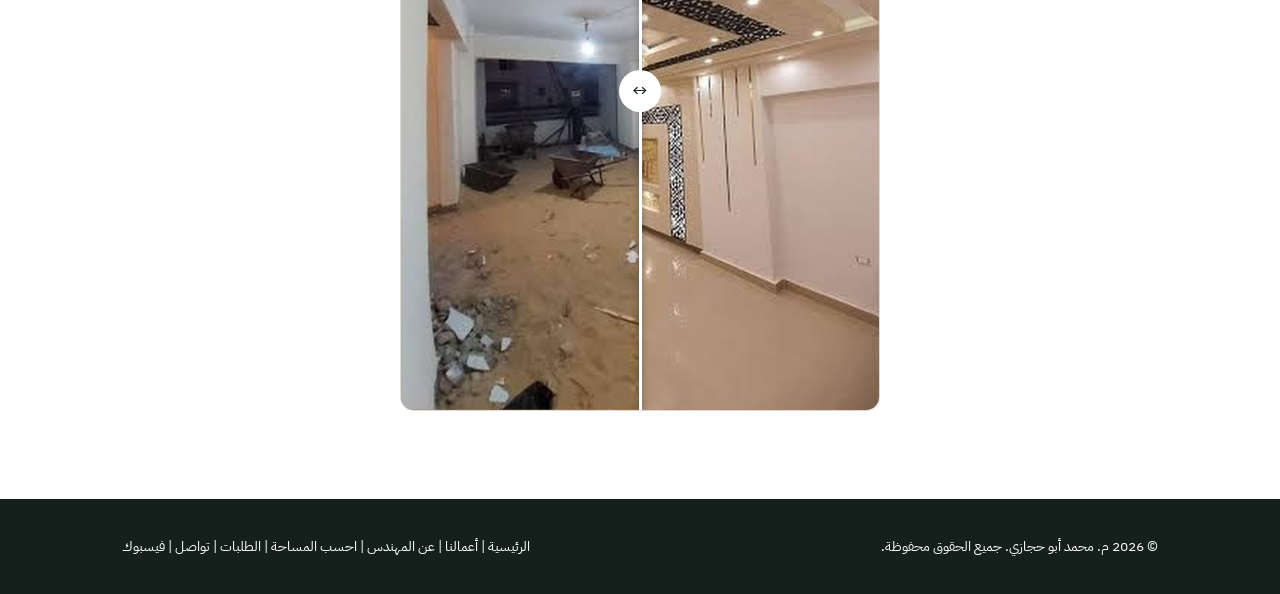
<file: projects.html>
<!doctype html>
<html lang="ar" dir="rtl"><head>
<meta charset="utf-8">
<meta name="viewport" content="width=device-width, initial-scale=1, viewport-fit=cover">
<title>أعمالنا: غرف نوم ومطابخ ودريسنج وركنات | م. محمد أبو حجازي</title>
<meta name="description" content="شاهد أعمالنا: غرف نوم ودريسنج ومكتبات شاشات ومطابخ وركنات وجزامات وسفرة وبرجولات حدائق، تنفيذ م. محمد أبو حجازي في القاهرة.">
<link rel="canonical" href="https://nadernadet33-prog.github.io/abohegazy/projects.html">
<meta property="og:type" content="website"><meta property="og:locale" content="ar_EG"><meta property="og:site_name" content="م. محمد أبو حجازي">
<meta property="og:title" content="أعمالنا: غرف نوم ومطابخ ودريسنج وركنات | م. محمد أبو حجازي"><meta property="og:description" content="شاهد أعمالنا: غرف نوم ودريسنج ومكتبات شاشات ومطابخ وركنات وجزامات وسفرة وبرجولات حدائق، تنفيذ م. محمد أبو حجازي في القاهرة."><meta property="og:url" content="https://nadernadet33-prog.github.io/abohegazy/projects.html"><meta property="og:image" content="https://nadernadet33-prog.github.io/abohegazy/hero.jpg">
<link rel="icon" href="data:image/svg+xml,%3Csvg xmlns='http://www.w3.org/2000/svg' viewBox='0 0 100 100'%3E%3Crect width='100' height='100' rx='18' fill='%232f4a3c'/%3E%3Cpath d='M20 70V40l30-20 30 20v30' fill='none' stroke='%23a0742a' stroke-width='8'/%3E%3C/svg%3E">
<link rel="stylesheet" href="https://fonts.googleapis.com/css2?family=Reem+Kufi:wght@500;700&amp;family=IBM+Plex+Sans+Arabic:wght@400;500;600;700&amp;display=swap">
<link rel="stylesheet" href="style.css">
</head>
<body>
<div class="wrap"><header class="top"><a class="logo" href="index.html">م. محمد أبو حجازي</a><nav aria-label="التنقل"><a href="index.html">الرئيسية</a><a href="projects.html" aria-current="page">أعمالنا</a><a href="about.html">عن المهندس</a><a href="calc.html">احسب المساحة</a><a href="orders.html" id="navOrd">الطلبات</a><a href="contact.html">تواصل</a></nav></header></div>
<section id="projects"><div class="wrap">
  <h1>من أعمالنا</h1>
  <p class="lead">غرف النوم</p>
  <div class="projects cat3 cat10">
    <article class="proj" data-src="img-002.jpg"><h3>غرفة نوم بسرير مكسو</h3><small>سرير بقماش بوكليه ودولاب بواجهات زجاج داكنة</small></article>
    <article class="proj" data-src="img-003.jpg"><h3>تسريحة بمرآة دائرية</h3><small>تسريحة بيضاء بسطح أسود ومعاها بوف</small></article>
    <article class="proj" data-src="img-004.jpg"><h3>غرفة نوم شباب</h3><small>سرير ومكتب ومكتبة بخشب جوزي وأبيض</small></article>
    <article class="proj" data-src="img-005.jpg"><h3>غرفة نوم مودرن بسريرين</h3><small>تسريحة بمرآة نصف دائرية وإضاءة LED</small></article>
    <article class="proj" data-src="img-006.jpg"><h3>دولاب غرفة النوم</h3><small>أبواب زجاج بإطار داكن وإضاءة LED</small></article>
    <article class="proj" data-src="img-007.jpg"><h3>غرفة نوم مودرن</h3><small>سرير بظهر مقسّم وتسريحة ودولاب زجاج</small></article>
    <article class="proj" data-src="img-008.jpg"><h3>غرفة نوم بنيش مقوس ووحدات علوية</h3><small>نيش بألواح مضلعة ومكتب بأدراج وإضاءة LED خطية</small></article>
    <article class="proj" data-src="img-009.jpg"><h3>سرير بظهر مقوس</h3><small>ألواح مضلعة خلف السرير وإضاءة مخفية وكومودينو أبيض</small></article>
    <article class="proj" data-src="img-010.jpg"><h3>كومودينو بدرجين</h3><small>إطار بيج وواجهات رمادي بمقابض معدن</small></article>
    <article class="proj" data-src="img-011.jpg"><h3>نيش مقوس بمقعد</h3><small>ألواح مضلعة ورفوف وأدراج تخزين تحت المقعد</small></article>
    <article class="proj" data-src="img-012.jpg"><h3>سرير بتخزين سفلي</h3><small>مرتبة بتتفتح على صندوق تخزين واسع بتنجيد بيج</small></article>
    <article class="proj" data-src="img-013.jpg"><h3>سرير تخزين بتنجيد مضلع</h3><small>فتح بمساعدة ذراعين وصندوق بقماش بوكليه</small></article>
  </div>
  <p class="lead" style="margin-top:56px">الدريسنج</p>
  <div class="projects cat3">
    <article class="proj" data-src="img-014.jpg"><h3>دريسنج زاوية أبيض</h3><small>زجاج شفاف بإطار أسود وإضاءة LED</small></article>
    <article class="proj" data-src="img-015.jpg"><h3>دريسنج زاوية بإطار أسود</h3><small>زجاج وإضاءة LED على الرفوف</small></article>
    <article class="proj" data-src="img-016.jpg"><h3>دريسنج زاوية بني</h3><small>زجاج فوميه وأدراج خشب</small></article>
    <article class="proj" data-src="img-017.jpg"><h3>دريسنج واسع بإضاءة دافئة</h3><small>رفوف وشماعات خلف الزجاج</small></article>
    <article class="proj" data-src="img-018.jpg"><h3>دريسنج بتسريحة مدمجة</h3><small>مرآة بإضاءة جانبية بين الدواليب</small></article>
    <article class="proj" data-src="img-019.jpg"><h3>دريسنج بزجاج فوميه</h3><small>أدراج خشب وسبوتات إضاءة</small></article>
    <article class="proj" data-src="img-020.jpg"><h3>دريسنج زاوية خشب</h3><small>رفوف بإضاءة LED وأدراج</small></article>
    <article class="proj" data-src="img-021.jpg"><h3>دريسنج زاوية خشب سادة</h3><small>رفوف وشماعات وأدراج</small></article>
    <article class="proj" data-src="img-022.jpg"><h3>دولاب بأبواب زجاج</h3><small>تقسيم داخلي بإضاءة جانبية</small></article>
    <article class="proj" data-src="img-023.jpg"><h3>دريسنج رمادي غامق</h3><small>داخل أبيض وإضاءة LED</small></article>
    <article class="proj" data-src="img-024.jpg"><h3>دولاب بيج بواجهة زجاجية</h3><small>مقابض مخفية وإضاءة داخلية</small></article>
  </div>
  <p class="lead" style="margin-top:56px">مكتبة الشاشات</p>
  <div class="projects cat3">
    <article class="proj" data-src="img-025.jpg"><h3>مكتبة شاشة بيضاء</h3><small>ألواح مضلعة وخلفية رخام وإضاءة LED</small></article>
    <article class="proj" data-src="img-026.jpg"><h3>مكتبة شاشة بخشب جوزي</h3><small>ألواح مضلعة ورفوف بإضاءة ووحدة معلقة</small></article>
    <article class="proj" data-src="img-027.jpg"><h3>مكتبة شاشة بخلفية رخام</h3><small>خشب فاتح وألواح مضلعة وإضاءة خلف الشاشة</small></article>
    <article class="proj" data-src="img-028.jpg"><h3>مكتبة شاشة بيج وخشب</h3><small>وحدة معلقة بيضاء وعمود رفوف بإضاءة</small></article>
    <article class="proj" data-src="img-029.jpg"><h3>مكتبة شاشة بخزانتي رفوف</h3><small>خشب جوزي وألواح مضلعة وإضاءة مخفية</small></article>
    <article class="proj" data-src="img-030.jpg"><h3>مكتبة شاشة جوزي معلقة</h3><small>ألواح مضلعة وعمود رفوف بإطار أسود</small></article>
    <article class="proj" data-src="img-031.jpg"><h3>مكتبة شاشة بيضاء وخشب فاتح</h3><small>رف بألواح مضلعة ووحدة معلقة</small></article>
    <article class="proj" data-src="img-032.jpg"><h3>مكتبة شاشة رمادي وخشب داكن</h3><small>رفوف جانبية متماثلة وإضاءة مخفية</small></article>
    <article class="proj" data-src="img-033.jpg"><h3>مكتبة شاشة بألواح خشب</h3><small>وحدة معلقة بيضاء وعمود رفوف بإضاءة</small></article>
    <article class="proj" data-src="img-034.jpg"><h3>مكتبة شاشة بخشب فاتح</h3><small>درج معلق وعمود رفوف وإضاءة مخفية</small></article>
    <article class="proj" data-src="img-035.jpg"><h3>مكتبة شاشة بعمود زجاج</h3><small>ألواح مضلعة وخلفية رخام وسقف جبس بإضاءة LED</small></article>
    <article class="proj" data-src="img-036.jpg"><h3>مكتبة شاشة بألواح خشب ورمادي</h3><small>خلفية رخام ووحدة سفلية سوداء بإضاءة</small></article>
    <article class="proj" style="grid-column:span 6" data-src="img-037.jpg"><h3>مكتبة شاشة رخام وخشب</h3><small>خلفية رخام بإضاءة ووحدة معلقة بيضاء وترابيزة جانبية</small></article>
  </div>
  <p class="lead" style="margin-top:56px">المطابخ</p>
  <div class="projects cat3">
    <article class="proj" data-src="img-038.jpg"><h3>مطبخ حرف U</h3><small>خشب فاتح ووحدات سفلية رمادي غامق وإضاءة LED</small></article>
    <article class="proj" data-src="img-039.jpg"><h3>مطبخ حرف L</h3><small>وحدات علوية خشب وسفلية رمادي مع نافذة تهوية</small></article>
    <article class="proj" data-src="img-040.jpg"><h3>مطبخ حرف L بإضاءة سقف</h3><small>وحدات علوية خشب فاتح ورفوف مفتوحة</small></article>
    <article class="proj" data-src="img-041.jpg"><h3>مطبخ بوحدات خشب فاتح</h3><small>سفلية رمادي ومقابض مخفية</small></article>
    <article class="proj" data-src="img-042.jpg"><h3>مطبخ مفتوح بجزيرة</h3><small>بار بإضاءة LED سفلية ووحدة عرض زجاجية بإطار أسود</small></article>
  </div>
  <p class="lead" style="margin-top:56px">غرف نوم الأطفال</p>
  <div class="projects cat3">
    <article class="proj" data-src="img-043.jpg"><h3>دولاب أطفال بأقواس</h3><small>أبواب بيضاء بأقواس وعمود رفوف بإضاءة</small></article>
    <article class="proj" data-src="img-044.jpg"><h3>تسريحة أطفال بمرآة أرنب</h3><small>تسريحة بيج وأبيض وبوف مخملي ووحدة جانبية</small></article>
    <article class="proj" data-src="img-045.jpg"><h3>غرفة أطفال بسريرين</h3><small>ظهر مبطن بأقواس وإضاءة مخفية</small></article>
    <article class="proj" data-src="img-046.jpg"><h3>غرفة نوم أولاد</h3><small>دولاب بزجاج ومكتب بأدراج ورفوف بإضاءة LED</small></article>
    <article class="proj" data-src="img-047.jpg"><h3>دولاب بألواح رمادي غامق</h3><small>باب زجاج بإطار أسود وتقسيم داخلي</small></article>
    <article class="proj" data-src="img-048.jpg"><h3>دولاب ومكتب بأدراج</h3><small>ألواح مضلعة ورفوف علوية بإضاءة مخفية</small></article>
    <article class="proj" style="grid-column:span 6" data-src="img-049.jpg"><h3>سرير ومكتبة بإضاءة</h3><small>مكتبة بيضاء بإضاءة مخفية وسرير مبطن رمادي</small></article>
  </div>
  <p class="lead" style="margin-top:56px">الركنات</p>
  <div class="projects cat3">
    <article class="proj" data-src="img-050.jpg"><h3>ركنة بيج بحواف مستديرة</h3><small>مسند خشب وحامل أكواب</small></article>
    <article class="proj" data-src="img-051.jpg"><h3>ركنة رمادي أزرق مع بوف</h3><small>وحدة وسطى بحامل أكواب وبوف مستدير</small></article>
    <article class="proj" data-src="img-052.jpg"><h3>ركنة رمادي غامق بمساند رأس</h3><small>بوف تخزين وزخرفة مبطنة</small></article>
    <article class="proj" data-src="img-053.jpg"><h3>ركنة رمادي أزرق بمسند خشب</h3><small>حاملات أكواب وبوف جانبي</small></article>
    <article class="proj" data-src="img-054.jpg"><h3>ركنة بيج بتقسيمات مربعة</h3><small>مسند خشب بحاملات أكواب وبوف</small></article>
    <article class="proj" data-src="img-055.jpg"><h3>ركنة بيج بتخزين</h3><small>غطاء يتفتح للتخزين ومسند خشب</small></article>
    <article class="proj" data-src="img-056.jpg"><h3>ركنة أزرق ملكي</h3><small>مساند رأس وبوف أمام حائط ديكور</small></article>
    <article class="proj" data-src="img-057.jpg"><h3>ركنة رمادي بتقسيمات مربعة</h3><small>بوف تخزين وحاملات أكواب</small></article>
    <article class="proj" data-src="img-058.jpg"><h3>ركنة رمادي كبيرة</h3><small>مساند رأس وبوف وحاملات أكواب</small></article>
    <article class="proj" data-src="img-059.jpg"><h3>ركنة رمادي مع ترابيزة خشب</h3><small>بوف بسطح خشب ومساند مستديرة</small></article>
    <article class="proj" data-src="img-060.jpg"><h3>ركنة رمادي فاتح</h3><small>تصميم مستدير مع بوف وترابيزة خشب</small></article>
  </div>
  <p class="lead" style="margin-top:56px">الأنتريهات</p>
  <div class="projects cat1">
    <article class="proj" data-src="img-061.jpg"><h3>أنتريه أزرق وبيج</h3><small>كنبتين وكنبة وفوتيه بتنجيد مبطن وأرجل خشب</small></article>
  </div>
  <p class="lead" style="margin-top:56px">الجزامات</p>
  <div class="projects cat3">
    <article class="proj" data-src="img-062.jpg"><h3>جزامة معلقة بيضاء</h3><small>أربعة أدراج قلّابة بمقابض مدمجة</small></article>
    <article class="proj" data-src="img-063.jpg"><h3>جزامة معلقة مفتوحة</h3><small>أدراج قلّابة بتخزين مخفي للجزم</small></article>
    <article class="proj" data-src="img-064.jpg"><h3>جزامة خشب بسطح رخام</h3><small>أبواب خشب بتقطيع منحني وسطح رخام</small></article>
    <article class="proj" data-src="img-065.jpg"><h3>جزامة بمرايا بيضاوية</h3><small>خشب بني وسطح رخام وفتحة جانبية مفتوحة</small></article>
    <article class="proj" data-src="img-066.jpg"><h3>جزامة خشب بواجهات راتان</h3><small>أبواب راتان وفتحة سفلية وأرجل مدببة</small></article>
    <article class="proj" data-src="img-067.jpg"><h3>جزامة بيج وخشب مع بوف</h3><small>ثلاثة أبواب ودرج علوي وبوف جانبي</small></article>
    <article class="proj" data-src="img-068.jpg"><h3>جزامة خشب بدرجين وبابين</h3><small>مقبض غاطس وحواف مستديرة</small></article>
    <article class="proj" data-src="img-069.jpg"><h3>جزامة بيج بأدراج قلّابة</h3><small>أربعة أبواب قلّابة وأدراج علوية وسطح خشب</small></article>
    <article class="proj" data-src="img-070.jpg"><h3>جزامة رمادي غامق بأدراج</h3><small>بابين وأدراج علوية ورفوف مفتوحة للجزم</small></article>
  </div>
  <p class="lead" style="margin-top:56px">السفرة</p>
  <div class="projects cat3 cat2">
    <article class="proj" data-src="img-071.jpg"><h3>سفرة بسطح رخامي</h3><small>قاعدة خشب داكن وستة كراسي مبطنة</small></article>
    <article class="proj" data-src="img-072.jpg"><h3>كراسي سفرة مبطنة</h3><small>ظهر مستدير بإطار خشب وأرجل مدببة</small></article>
  </div>
  <p class="lead" style="margin-top:56px">الحدائق</p>
  <div class="projects cat3">
    <article class="proj" data-src="img-073.jpg"><h3>أرجوحة حديقة بسقف خشب</h3><small>أرجوحة خشب بسقف مقوّس وهيكل مثلث</small></article>
    <article class="proj" data-src="img-074.jpg"><h3>برجولا خشب بستائر بيضاء</h3><small>جلسة خارجية بأثاث راتان</small></article>
    <article class="proj" data-src="img-075.jpg"><h3>برجولا بإضاءة LED</h3><small>عوارض خشب وإضاءة مخفية وستائر</small></article>
    <article class="proj" data-src="img-076.jpg"><h3>أرجوحة خشب بسقف</h3><small>كنبة بمساند ومخدة وسلاسل تعليق</small></article>
    <article class="proj" data-src="img-077.jpg"><h3>قفص طيور خشب</h3><small>إطار خشب وسلك بأبواب وأعشاش</small></article>
    <article class="proj" data-src="img-078.jpg"><h3>برجولا من فوق</h3><small>عوارض خشب وجلسة راتان وممشى حجر</small></article>
    <article class="proj" data-src="img-079.jpg"><h3>برجولا بإضاءة وستائر</h3><small>مظلة خشب بإضاءة LED وسفرة خارجية</small></article>
    <article class="proj" data-src="img-080.jpg"><h3>برجولا خشب واسعة</h3><small>أعمدة وعوارض خشب فوق مساحة جلوس</small></article>
  </div>
</div></section>
<section id="ba"><div class="wrap">
  <h2>قبل وبعد</h2>
  <p class="lead">اسحب الشريط لتشوف الفرق بين المكان قبل التنفيذ وبعده.</p>
  <div class="ba" data-before="img-081.jpg" data-after="img-082.jpg">
    <div class="ba-after"><span>بعد</span></div>
    <div class="ba-before"><span>قبل</span></div>
    <div class="ba-bar" aria-hidden="true"></div>
    <input type="range" min="0" max="100" value="50" aria-label="اسحب لمقارنة صورة المكان قبل وبعد">
  </div>
</div></section>
<footer><div class="wrap foot"><span>© 2026 م. محمد أبو حجازي. جميع الحقوق محفوظة.</span><span><a href="index.html">الرئيسية</a> | <a href="#projects">أعمالنا</a> | <a href="about.html">عن المهندس</a> | <a href="calc.html">احسب المساحة</a> | <a href="orders.html">الطلبات</a> | <a href="contact.html">تواصل</a> | <a href="https://www.facebook.com/share/1TTazVWoUD/?mibextid=wwXIfr" target="_blank" rel="noopener">فيسبوك</a></span></div></footer>
<a class="wa" href="https://wa.me/201100474985" target="_blank" rel="noopener" aria-label="تواصل معنا على واتساب">واتساب</a>
<dialog id="lb" aria-label="عرض المشروع">
  <button type="button" class="lb-x" aria-label="إغلاق">×</button>
  <button type="button" class="lb-p" aria-label="المشروع السابق">›</button>
  <button type="button" class="lb-n" aria-label="المشروع التالي">‹</button>
  <figure><div class="lb-img" id="lbImg"></div><figcaption id="lbCap"></figcaption></figure>
  <div class="lb-act"><a class="btn" href="orders.html">اطلب من أعمالنا</a></div>
</dialog>
<script src="gallery.js" defer></script><script src="ba.js" defer></script>
</body></html>
</file>
<file: style.css>
:root{
  --plaster:#ebeae6; --paper:#f6f5f2; --ink:#1b2421; --moss:#4a5d4f; --brass:#946d2e; --line:#c9c7bf;
  --on-moss:#f6f5f2;
  color-scheme:light;
  box-sizing:border-box;
  padding-top:env(safe-area-inset-top,0px); padding-bottom:env(safe-area-inset-bottom,0px);
}
@media (prefers-color-scheme:dark){
  :root:not([data-theme="light"]){
    --plaster:#161c19; --paper:#1d2521; --ink:#ecebe6; --moss:#8fa595; --brass:#d3a95c; --line:#36413b;
    --on-moss:#161c19; color-scheme:dark;
  }
}
:root[data-theme="dark"]{
  --plaster:#161c19; --paper:#1d2521; --ink:#ecebe6; --moss:#8fa595; --brass:#d3a95c; --line:#36413b;
  --on-moss:#161c19; color-scheme:dark;
}
html{scroll-padding-top:env(safe-area-inset-top,0px);scroll-behavior:smooth}
*,*::before,*::after{box-sizing:border-box}
body{margin:0;background:var(--plaster);color:var(--ink);font-family:"IBM Plex Sans Arabic",Tahoma,sans-serif;font-size:17px;line-height:1.85}
h1,h2,h3{font-family:"Reem Kufi","IBM Plex Sans Arabic",Tahoma,sans-serif;font-weight:700;line-height:1.3;margin:0}
a{color:inherit}
:focus-visible{outline:3px solid var(--brass);outline-offset:3px}
.wrap{max-width:1080px;margin:0 auto;padding:0 22px}
header.top{display:flex;align-items:center;justify-content:space-between;padding:18px 0;border-bottom:1px solid var(--line)}
.logo{font-family:"Reem Kufi",sans-serif;font-weight:700;font-size:1.25rem;text-decoration:none}
nav{display:flex;gap:22px;font-size:.95rem}
nav a{text-decoration:none;padding:4px 0;border-bottom:2px solid transparent}
nav a:hover{border-color:var(--brass)}
@media(max-width:620px){nav{gap:14px;font-size:.85rem}}

/* hero */
.hero{display:grid;grid-template-columns:1.1fr .9fr;gap:40px;align-items:center;padding:64px 0 72px}
.hero h1{font-size:clamp(2.2rem,5.6vw,4rem);max-width:12ch}
.hero p{max-width:46ch;margin:22px 0 30px;color:var(--moss)}
.btn{display:inline-block;background:var(--moss);color:var(--on-moss);padding:13px 28px;text-decoration:none;font-weight:500;border:0;font:inherit;font-weight:500;cursor:pointer;border-radius:2px}
.btn:hover{background:var(--ink);color:var(--paper)}
.btn.ghost{background:transparent;color:var(--ink);border:1px solid var(--ink);margin-inline-start:10px}
.plan{width:100%;height:auto;color:var(--ink)}
.plan .wall{fill:none;stroke:currentColor;stroke-width:5;stroke-linecap:square;stroke-dasharray:1;pathLength:1}
.plan .furn{fill:none;stroke:var(--moss);stroke-width:2}
.plan .dim{stroke:var(--brass);stroke-width:1.5;fill:none}
.plan text{fill:var(--brass);font-family:"IBM Plex Sans Arabic",sans-serif;font-size:13px}
.plan .draw{stroke-dasharray:1;stroke-dashoffset:1;animation:draw 2.6s ease forwards}
@keyframes draw{to{stroke-dashoffset:0}}
.plan .fade{opacity:0;animation:fade .8s 1.9s ease forwards}
@keyframes fade{to{opacity:1}}
@media(max-width:820px){.hero{grid-template-columns:1fr;padding:40px 0 48px}}
@media(prefers-reduced-motion:reduce){.plan .draw{animation:none;stroke-dashoffset:0}.plan .fade{animation:none;opacity:1}html{scroll-behavior:auto}}

section{padding:68px 0;border-top:1px solid var(--line)}
section>.wrap>h2{font-size:clamp(1.7rem,3.6vw,2.4rem);margin-bottom:10px}
.lead{color:var(--moss);max-width:52ch;margin:0 0 38px}

/* services */
.services{display:grid;grid-template-columns:repeat(3,1fr);gap:0;border:1px solid var(--line);background:var(--paper)}
.services div{padding:28px 26px;border-inline-start:1px solid var(--line)}
.services div:first-child{border-inline-start:0}
.services h3{font-size:1.3rem;margin-bottom:8px}
.services p{margin:0;font-size:.97rem}
@media(max-width:760px){.services{grid-template-columns:1fr}.services div{border-inline-start:0;border-top:1px solid var(--line)}.services div:first-child{border-top:0}}

/* projects */
.projects{display:grid;grid-template-columns:repeat(6,1fr);gap:16px}
.proj{position:relative;min-height:250px;padding:20px;display:flex;flex-direction:column;justify-content:flex-end;color:#f6f5f2;overflow:hidden}
.proj::before{content:"";position:absolute;inset:0;z-index:0}
.proj>*{position:relative;z-index:1}
.proj h3{font-size:1.3rem}
.proj small{opacity:.9;font-size:.9rem}
.sw{display:flex;gap:6px;margin-top:12px}
.sw i{width:22px;height:22px;border:1px solid rgba(255,255,255,.5);display:block}
.p1{grid-column:span 4;min-height:340px}.p2{grid-column:span 2}.p3{grid-column:span 2}.p4{grid-column:span 4}
.p1::before{background:linear-gradient(180deg,#d8cfc0 0 58%,#8a6a45 58% 100%)}
.p2::before{background:linear-gradient(90deg,#3d4f45 0 50%,#2b3832 50%)}
.p3::before{background:linear-gradient(180deg,#bfc4c2 0 70%,#6c6a64 70%)}
.p4::before{background:linear-gradient(90deg,#e7dfd2 0 35%,#a88b62 35% 70%,#44352a 70%)}
.p1,.p3,.p4{color:#1b1b19}.p1 .sw i,.p3 .sw i,.p4 .sw i{border-color:rgba(0,0,0,.35)}
@media(max-width:700px){.projects{grid-template-columns:1fr}.proj{grid-column:auto!important;min-height:220px}}

/* process */
ol.steps{list-style:none;margin:0;padding:0;display:grid;grid-template-columns:repeat(4,1fr);gap:22px;counter-reset:s}
ol.steps li{counter-increment:s;border-top:3px solid var(--moss);padding-top:14px}
ol.steps li::before{content:counter(s);font-family:"Reem Kufi",sans-serif;font-size:2rem;color:var(--brass);display:block;line-height:1.2}
ol.steps h3{font-size:1.15rem;margin:4px 0 6px}
ol.steps p{margin:0;font-size:.95rem}
@media(max-width:820px){ol.steps{grid-template-columns:1fr 1fr}}
@media(max-width:480px){ol.steps{grid-template-columns:1fr}}

/* contact */
.contact{display:grid;grid-template-columns:1fr 1fr;gap:44px}
.contact dl{margin:0}.contact dt{color:var(--moss);font-size:.9rem;margin-top:16px}.contact dd{margin:0;font-size:1.1rem}
form{display:grid;gap:14px}
label{display:grid;gap:6px;font-size:.95rem}
input,select,textarea{font:inherit;color:var(--ink);background:var(--paper);border:1px solid var(--line);padding:11px 12px;border-radius:2px;width:100%}
textarea{min-height:100px;resize:vertical}
@media(max-width:760px){.contact{grid-template-columns:1fr}}
.calc{display:grid;grid-template-columns:1.3fr .7fr;gap:36px;align-items:start}
.calc>div>label{margin-bottom:18px;max-width:320px}
.room{display:grid;grid-template-columns:1.3fr 1fr 1fr auto;gap:10px;padding:14px;margin-bottom:12px;background:var(--paper);border:1px solid var(--line)}
.room .rc{grid-column:1/-1;font-size:.92rem;color:var(--moss)}
.room .rm{background:none;border:1px solid var(--line);color:var(--ink);cursor:pointer;padding:0 12px;border-radius:2px;font:inherit}
.room .rm:hover{border-color:var(--brass);color:var(--brass)}
.result{background:var(--moss);color:var(--on-moss);padding:26px;position:sticky;top:16px}
.result p{margin:0;font-size:.95rem}
.result strong{display:block;font-family:"Reem Kufi",sans-serif;font-size:clamp(1.7rem,4vw,2.3rem);line-height:1.3;margin:6px 0 4px}
.result ul{list-style:none;margin:16px 0;padding:14px 0 0;border-top:1px solid rgba(255,255,255,.35);font-size:.92rem}
.result li{display:flex;justify-content:space-between;gap:10px}
.result small{display:block;margin-top:14px;font-size:.82rem;opacity:.9}
.result .btn{background:var(--on-moss);color:var(--moss);width:100%;text-align:center}
.result .btn:hover{background:var(--ink);color:var(--paper)}
@media(max-width:820px){.calc{grid-template-columns:1fr}.result{position:static}.room{grid-template-columns:1fr 1fr}.room select{grid-column:1/-1}.room .rm{grid-column:1/-1;padding:8px}}
.own{border:2px dashed var(--brass);padding:22px;margin-bottom:30px;background:var(--paper)}
.own h3{font-size:1.2rem;margin-bottom:14px}
.own .g{display:grid;grid-template-columns:repeat(3,1fr);gap:12px;margin-bottom:14px}
.own .hint{font-size:.9rem;color:var(--moss);margin:4px 0 12px}
.own[hidden]{display:none}
@media(max-width:620px){.own .g{grid-template-columns:1fr 1fr}}
.trust{list-style:none;display:flex;flex-wrap:wrap;gap:8px 20px;margin:26px 0 0;padding:0;font-size:.92rem;color:var(--moss)}
.trust li::before{content:"";display:inline-block;width:8px;height:8px;background:var(--brass);margin-inline-end:8px}
.stats{background:var(--moss);color:var(--on-moss);padding:30px 0}
.stats dl{display:grid;grid-template-columns:repeat(4,1fr);gap:20px;margin:0}
.stats dl div{display:flex;flex-direction:column-reverse}
.stats dd{margin:0;font-family:"Reem Kufi",sans-serif;font-size:2.2rem;line-height:1.2}
.stats dt{font-size:.92rem;opacity:.9}
@media(max-width:700px){.stats dl{grid-template-columns:1fr 1fr}}
.about{display:grid;grid-template-columns:220px 1fr;gap:40px;align-items:center}
.about .mono{width:100%;height:auto;display:block}
.about p{max-width:56ch;margin:12px 0 0}
@media(max-width:700px){.about{grid-template-columns:1fr}.about .mono{max-width:160px}}
.reviews{display:grid;grid-template-columns:repeat(3,1fr);gap:0;border-top:3px solid var(--moss)}
.reviews figure{margin:0;padding:24px 22px 24px 0;border-inline-start:1px solid var(--line);padding-inline-start:22px}
.reviews figure:first-child{border-inline-start:0;padding-inline-start:0}
.reviews blockquote{margin:0 0 14px;font-size:1.05rem}
.reviews figcaption{font-size:.9rem;color:var(--moss)}
@media(max-width:760px){.reviews{grid-template-columns:1fr}.reviews figure{border-inline-start:0;padding-inline-start:0;border-bottom:1px solid var(--line)}}
.faq{max-width:760px}
.faq details{border-bottom:1px solid var(--line);padding:16px 0}
.faq summary{cursor:pointer;font-weight:500;list-style:none;display:flex;justify-content:space-between;gap:12px}
.faq summary::-webkit-details-marker{display:none}
.faq summary::after{content:"+";color:var(--brass);font-size:1.4rem;line-height:1}
.faq details[open] summary::after{content:"\2212"}
.faq details p{margin:10px 0 0;color:var(--moss)}
.wa{position:fixed;inset-inline-start:18px;bottom:calc(18px + env(safe-area-inset-bottom,0px));z-index:20;background:#1f7a4d;color:#fff;padding:12px 20px;border-radius:999px;text-decoration:none;font-weight:500;box-shadow:0 4px 14px rgba(0,0,0,.25)}
.wa:hover{background:#17603c}
.foot{display:flex;justify-content:space-between;flex-wrap:wrap;gap:10px}
.foot a{text-decoration:none}.foot a:hover{color:var(--brass)}
.proj{cursor:pointer}
.proj.has-img::before{background:var(--img) center/cover no-repeat}
.proj.has-img::after{content:"";position:absolute;inset:0;background:linear-gradient(0deg,rgba(0,0,0,.65),transparent 60%);z-index:0}
.proj.has-img{color:#fff!important}
.ba{position:relative;direction:ltr;aspect-ratio:16/9;max-height:520px;width:100%;overflow:hidden;--p:50%;border:1px solid var(--line);user-select:none}
.ba-after,.ba-before{position:absolute;inset:0;background-size:cover;background-position:center}
.ba-after{background-image:linear-gradient(180deg,#e3dacb 0 62%,#8a6a45 62%)}
.ba-before{background-image:linear-gradient(180deg,#a8a499 0 62%,#6b675d 62%);clip-path:inset(0 calc(100% - var(--p)) 0 0)}
.ba span{position:absolute;top:14px;padding:4px 12px;background:rgba(0,0,0,.6);color:#fff;font-size:.9rem;direction:rtl}
.ba-before span{left:14px}.ba-after span{right:14px}
.ba-bar{position:absolute;top:0;bottom:0;left:var(--p);width:3px;margin-left:-1.5px;background:#fff;box-shadow:0 0 6px rgba(0,0,0,.4)}
.ba-bar::after{content:"\2194";position:absolute;top:50%;left:50%;transform:translate(-50%,-50%);width:42px;height:42px;border-radius:50%;background:#fff;color:#1b2421;display:grid;place-items:center;font-size:1.2rem}
.ba input{position:absolute;inset:0;width:100%;height:100%;margin:0;opacity:0;cursor:ew-resize}
.ba:focus-within{outline:3px solid var(--brass);outline-offset:3px}
dialog#lb{border:0;padding:0;background:transparent;max-width:min(94vw,980px);width:100%;color:#fff;overflow:visible}
dialog#lb::backdrop{background:rgba(10,14,12,.88)}
dialog#lb figure{margin:0}
.lb-img{width:100%;aspect-ratio:16/10;background:#555;display:flex}
.lb-img img{width:100%;height:100%;object-fit:contain;background:#111}
#lbCap{padding:12px 4px;font-size:1rem}
.lb-x,.lb-p,.lb-n{position:absolute;z-index:2;background:rgba(0,0,0,.6);color:#fff;border:1px solid rgba(255,255,255,.4);width:44px;height:44px;font-size:1.6rem;line-height:1;cursor:pointer;border-radius:50%}
.lb-x{top:-52px;inset-inline-end:0}
.lb-p{top:45%;inset-inline-start:8px}.lb-n{top:45%;inset-inline-end:8px}
#fstatus{margin:0;color:var(--moss);font-size:.95rem}
footer{border-top:1px solid var(--line);padding:26px 0;font-size:.9rem;color:var(--moss)}
[data-page][hidden]{display:none!important}
nav a[aria-current=page]{border-color:var(--brass);font-weight:500}
/* === الهوية البصرية الاحترافية === */
:root{--plaster:#f4f2ed;--paper:#fff;--ink:#14201b;--moss:#2f4a3c;--brass:#a0742a;--line:#ddd9ce;--on-moss:#fff;--r:14px;--sh:0 18px 40px -26px rgba(20,32,27,.45)}
body{font-size:17px;line-height:1.9}
h1,h2,h3{font-family:"IBM Plex Sans Arabic",Tahoma,sans-serif;font-weight:700;line-height:1.35;letter-spacing:0}
body::before{content:"";position:fixed;inset:0 0 auto;height:env(safe-area-inset-top,0px);z-index:31;background:var(--plaster)}
header.top{position:sticky;top:env(safe-area-inset-top,0px);z-index:30;background:var(--plaster);padding:14px 22px;max-width:none;border-bottom:1px solid var(--line)}
.logo{display:flex;align-items:center;gap:10px}
.logo::before{content:"";width:12px;height:12px;background:var(--brass);border-radius:3px;transform:rotate(45deg)}
nav{align-items:center;gap:6px}
nav a{padding:7px 14px;border:0;border-radius:8px;font-weight:500}
nav a:hover{background:var(--paper)}
nav a[aria-current=page]{background:var(--paper);box-shadow:inset 0 -2px 0 var(--brass)}
nav a:last-child{background:var(--moss);color:var(--on-moss);padding:8px 20px;margin-inline-start:8px}
nav a:last-child:hover{background:var(--ink);color:var(--paper)}
@media(max-width:620px){nav{gap:2px}nav a{padding:6px 8px}nav a:last-child{margin-inline-start:2px;padding:6px 12px}}
.hero{padding:84px 0 92px;gap:56px}
.hero h1{font-size:clamp(2.3rem,5.4vw,3.8rem);line-height:1.25;max-width:13ch}
.hero p{font-size:1.12rem;color:var(--moss);max-width:48ch}
.btn{border-radius:10px;padding:14px 32px;box-shadow:0 8px 20px -12px rgba(20,32,27,.6)}
.btn.ghost{box-shadow:none}
.plan{background:var(--paper);border:1px solid var(--line);border-radius:18px;padding:22px;box-shadow:var(--sh)}
section{border-top:0;padding:88px 0}
#services,#ba,#reviews,#faq{background:var(--paper)}
section>.wrap>h2{font-size:clamp(1.8rem,3.6vw,2.5rem);margin-bottom:12px}
.lead{font-size:1.05rem;margin-bottom:44px}
.services{gap:22px;border:0;background:none}
.services div,.services div:first-child{background:var(--plaster);border:1px solid var(--line);border-radius:var(--r);padding:32px 30px}
.services div:hover{border-color:var(--brass)}
.services h3{font-size:1.25rem;margin-bottom:10px}
.projects{gap:22px}
.proj{border-radius:var(--r);box-shadow:var(--sh)}
ol.steps{gap:20px}
ol.steps li{background:var(--paper);border:1px solid var(--line);border-top:3px solid var(--brass);border-radius:12px;padding:22px 22px 24px}
ol.steps li::before{color:var(--moss);font-weight:700}
.stats{padding:44px 0}
.stats dd{font-weight:700;font-size:2.4rem}
.about .mono{border-radius:var(--r)}
.reviews{border-top:0;gap:22px}
.reviews figure,.reviews figure:first-child{background:var(--plaster);border:1px solid var(--line);border-radius:var(--r);padding:28px}
.reviews blockquote{line-height:1.8}
.faq details{background:var(--plaster);border:1px solid var(--line);border-radius:12px;padding:16px 22px;margin-bottom:12px}
input,select,textarea{border-radius:10px;padding:12px 14px;background:var(--paper)}
input:focus,select:focus,textarea:focus{border-color:var(--moss);outline:0;box-shadow:0 0 0 3px color-mix(in srgb,var(--brass) 35%,transparent)}
.contact form{background:var(--paper);padding:30px;border:1px solid var(--line);border-radius:18px;box-shadow:var(--sh)}
.room{border-radius:12px}
.result{border-radius:18px;box-shadow:var(--sh)}
.own{border-radius:var(--r)}
.ba{border-radius:var(--r)}
.wa{box-shadow:0 10px 24px -10px rgba(0,0,0,.45)}
footer{background:var(--ink);color:var(--paper);border:0;padding:34px 0;opacity:1}
footer a:hover{color:var(--brass)}
.set h3{margin:34px 0 14px;font-size:1.25rem}
.set .g{display:grid;grid-template-columns:repeat(auto-fit,minmax(230px,1fr));gap:12px}
.set .it{background:var(--plaster);border:1px solid var(--line);border-radius:12px;padding:16px;display:grid;gap:10px;align-content:start}
.set label{display:grid;gap:6px;font-size:.95rem}
.set textarea{min-height:90px}
.set img{max-width:100%;max-height:160px;border-radius:8px;display:block;margin-bottom:8px}
.set .row{margin-top:26px}.set>.btn{margin-top:14px}
.set .g:has(.it) .it{grid-column:auto}
.reviews figure img{width:100%;border-radius:10px;margin:0 0 12px;display:block}

.heroimg{display:block;width:100%;max-width:400px;height:auto;justify-self:center;border-radius:var(--r,8px);box-shadow:0 18px 44px rgba(0,0,0,.28)}
@media(max-width:820px){.heroimg{max-width:300px}}

.projects.cat3 .proj{grid-column:span 2;min-height:380px}
@media(max-width:700px){.projects.cat3 .proj{min-height:300px}}

.projects.cat3 .proj:last-child:nth-child(3n+2),.projects.cat3 .proj:nth-last-child(2):nth-child(3n+1){grid-column:span 3}

.projects.cat10 .proj:nth-child(n+7){grid-column:span 3}

.projects.cat4 .proj{grid-column:span 3}

.projects.cat1 .proj{grid-column:3 / span 2;min-height:460px}
@media(max-width:700px){.projects.cat1 .proj{grid-column:auto;min-height:340px}}

.projects.cat2 .proj{grid-column:span 3;min-height:420px}

/* === صفحة الطلبات === */
.ord{display:grid;grid-template-columns:1.7fr 1fr;gap:32px;align-items:start}
.ord-cats{display:flex;flex-wrap:wrap;gap:8px;margin-bottom:8px}
.ord-cats button{font:inherit;font-size:.95rem;border:1px solid var(--line);background:var(--paper);color:var(--ink);padding:6px 16px;border-radius:999px;cursor:pointer}
.ord-cats button[aria-pressed=true]{background:var(--moss);color:var(--on-moss);border-color:var(--moss)}
.ord-cat h3{margin:30px 0 14px;font-size:1.25rem}
.ord-grid{display:grid;grid-template-columns:repeat(auto-fill,minmax(180px,1fr));gap:14px}
.ord-item{background:var(--paper);border:1px solid var(--line);border-radius:12px;overflow:hidden;display:flex;flex-direction:column}
.ord-item.on{border-color:var(--brass);box-shadow:0 0 0 2px var(--brass)}
.ord-item img{width:100%;aspect-ratio:4/3;object-fit:cover;display:block;cursor:zoom-in}
.ord-item>div{padding:10px 12px 12px;display:flex;flex-direction:column;gap:4px;flex:1}
.ord-item h4{margin:0;font-size:.98rem;line-height:1.5}
.ord-item small{color:var(--moss);font-size:.84rem;line-height:1.55}
.ord-item .btn{margin-top:auto;padding:8px 12px;border-radius:8px;font-size:.92rem;box-shadow:none;text-align:center}
.ord-item.on .btn{background:var(--brass);color:#fff}
.ord-box{position:sticky;top:calc(84px + env(safe-area-inset-top,0px));background:var(--paper);border:1px solid var(--line);border-radius:18px;padding:24px;box-shadow:var(--sh)}
.ord-box h3{margin:0 0 12px;font-size:1.3rem}
.ord-list{list-style:none;margin:0 0 18px;padding:0;max-height:240px;overflow:auto;display:grid;gap:8px}
.ord-list li{display:grid;grid-template-columns:1fr auto auto;gap:8px;align-items:center;padding:8px 10px;background:var(--plaster);border:1px solid var(--line);border-radius:10px;font-size:.92rem;line-height:1.5}
.ord-list li.empty{display:block;color:var(--moss);border-style:dashed}
.ord-list select{width:auto;padding:4px 8px;border-radius:8px}
.ord-list .rm{background:none;border:1px solid var(--line);color:var(--ink);cursor:pointer;border-radius:8px;width:32px;height:32px;font:inherit}
.ord-list .rm:hover{border-color:var(--brass);color:var(--brass)}
#ordStatus{margin:0;color:var(--moss);font-size:.95rem}
.ord-bar{position:fixed;inset-inline-end:18px;bottom:calc(18px + env(safe-area-inset-bottom,0px));z-index:20;display:none;border-radius:999px}
.ord-bar[hidden]{display:none!important}
@media(max-width:900px){.ord{grid-template-columns:1fr}.ord-box{position:static}.ord-bar:not([hidden]){display:block}}
.lb-act{display:flex;flex-wrap:wrap;gap:10px;padding:0 4px 8px}
.lb-act .btn{margin:0;padding:10px 22px}
.lb-act .btn.ghost{color:#fff;border-color:#fff}

/* === باقة التشطيب === */
.pkg{display:grid;grid-template-columns:1fr 1fr;gap:22px}
.pkg>div{background:var(--paper);border:1px solid var(--line);border-top:3px solid var(--brass);border-radius:var(--r);padding:28px 28px 30px}
.pkg h3{font-size:1.3rem;margin:0 0 4px}
.pkg .sub{margin:0 0 16px;color:var(--moss);font-size:.95rem}
.pkg ul{list-style:none;margin:0;padding:0;display:grid;gap:8px;font-size:.97rem}
.pkg li::before{content:"";display:inline-block;width:8px;height:8px;background:var(--brass);margin-inline-end:10px;border-radius:2px}
.pkg-note{margin:22px 0 26px;color:var(--moss);max-width:62ch}
@media(max-width:760px){.pkg{grid-template-columns:1fr}}

.ord-custom{border:2px dashed var(--brass);border-radius:var(--r);padding:22px;margin-bottom:26px;background:var(--paper);display:grid;gap:12px}
.ord-custom h3{margin:0;font-size:1.2rem}
.ord-custom p{margin:0;color:var(--moss);font-size:.95rem}
.ord-custom textarea{min-height:80px}
.ord-custom .btn{justify-self:start}
.ord-list li.cu small{display:block;color:var(--moss)}
.ord-list li.cu .tag{display:inline-block;background:var(--brass);color:#fff;border-radius:6px;padding:0 8px;font-size:.8rem;margin-inline-end:6px}
.ba{aspect-ratio:3/4;max-height:none;max-width:480px;margin-inline:auto}
/* === طلب مخصص: تشطيبات / أثاث === */
#reqs .rq-tabs{display:grid;grid-template-columns:1fr 1fr;gap:12px;max-width:560px;margin-bottom:26px}
#reqs .rq-tabs button{font:inherit;font-weight:700;font-size:1.15rem;padding:16px;border:1px solid var(--line);background:var(--plaster);color:var(--ink);border-radius:var(--r);cursor:pointer}
#reqs .rq-tabs button:hover{border-color:var(--brass)}
#reqs .rq-tabs button[aria-selected=true]{background:var(--moss);color:var(--on-moss);border-color:var(--moss);box-shadow:var(--sh)}
.rq{background:var(--plaster);border:1px solid var(--line);border-radius:18px;padding:28px;max-width:860px;gap:20px}
.rq[hidden]{display:none!important}
.rq h3{margin:0 0 6px;font-size:1.2rem}
.rq .hint{margin:0;color:var(--moss);font-size:.9rem;line-height:1.7}
.rq .two{display:grid;grid-template-columns:1fr 1fr;gap:14px}
.rq fieldset{margin:0;border:1px solid var(--line);border-radius:12px;padding:14px 16px 16px;background:var(--paper)}
.rq legend{padding:0 8px;font-weight:600}
.rq .chk{display:grid;grid-template-columns:repeat(auto-fill,minmax(210px,1fr));gap:10px 16px}
.rq .chk label{display:flex;align-items:center;gap:10px;cursor:pointer}
.rq .chk input{width:auto;accent-color:var(--moss)}
.rq .ph-t{font-weight:600;display:block;margin-bottom:8px}
.rq .up{position:relative;display:inline-flex;align-items:center;justify-content:center;cursor:pointer;border:2px dashed var(--brass);border-radius:12px;padding:14px 22px;background:var(--paper);font-weight:600}
.rq .up:hover,.rq .up:focus-within{background:var(--plaster);outline:3px solid color-mix(in srgb,var(--brass) 35%,transparent)}
.rq .vh{position:absolute;inset:0;width:100%;height:100%;opacity:0;cursor:pointer;font-size:0}
.rq .thumbs{display:flex;flex-wrap:wrap;gap:10px;margin:12px 0 8px}
.rq .thumbs:empty{display:none}
.rq .thumbs figure{position:relative;margin:0;width:88px;height:88px}
.rq .thumbs img{width:100%;height:100%;object-fit:cover;border-radius:10px;border:1px solid var(--line);display:block}
.rq .thumbs button{position:absolute;top:-8px;inset-inline-start:-8px;width:26px;height:26px;border-radius:50%;border:1px solid var(--line);background:var(--paper);color:var(--ink);cursor:pointer;font:inherit;line-height:1;padding:0}
.rq .thumbs button:hover{border-color:var(--brass);color:var(--brass)}
.rq .st{margin:0;color:var(--moss);font-size:.95rem}
.rq .st a{color:var(--brass);font-weight:600}
.fp-g{margin-top:14px}
.fp-g h4{margin:0 0 8px;font-size:1rem;color:var(--moss)}
.fp-chips{display:flex;flex-wrap:wrap;gap:8px}
.fp-chips button{font:inherit;font-size:.95rem;border:1px solid var(--line);background:var(--paper);color:var(--ink);padding:6px 16px;border-radius:999px;cursor:pointer}
.fp-chips button:hover{border-color:var(--brass)}
.fp-chips button[aria-pressed=true]{background:var(--moss);color:var(--on-moss);border-color:var(--moss)}
.fur-cu{display:grid;grid-template-columns:1fr auto;gap:10px;align-items:end}
.fur-cu .btn.ghost{margin:0;padding:12px 22px}
#furList{display:grid;gap:12px}
.fi{background:var(--paper);border:1px solid var(--line);border-radius:12px;padding:14px;display:grid;gap:10px}
.fi .fi-h{display:flex;justify-content:space-between;align-items:center;gap:10px}
.fi .fi-h strong{font-size:1.02rem}
.fi .rm{background:none;border:1px solid var(--line);color:var(--ink);cursor:pointer;border-radius:8px;padding:4px 12px;font:inherit;font-size:.9rem}
.fi .rm:hover{border-color:var(--brass);color:var(--brass)}
.fi .dims{display:grid;grid-template-columns:repeat(4,1fr);gap:10px}
.fi .dims label{font-size:.86rem}
.fi .empty{margin:0;padding:14px;border:1px dashed var(--line);border-radius:12px;color:var(--moss)}
@media(max-width:620px){.rq{padding:20px 16px}.rq .two{grid-template-columns:1fr}.fi .dims{grid-template-columns:1fr 1fr}.fur-cu{grid-template-columns:1fr}}

section>.wrap>h1,.about h1,.contact h1{font-family:"IBM Plex Sans Arabic",Tahoma,sans-serif;font-weight:700;line-height:1.35;margin:0 0 12px;font-size:clamp(1.8rem,3.6vw,2.5rem)}
</file>
